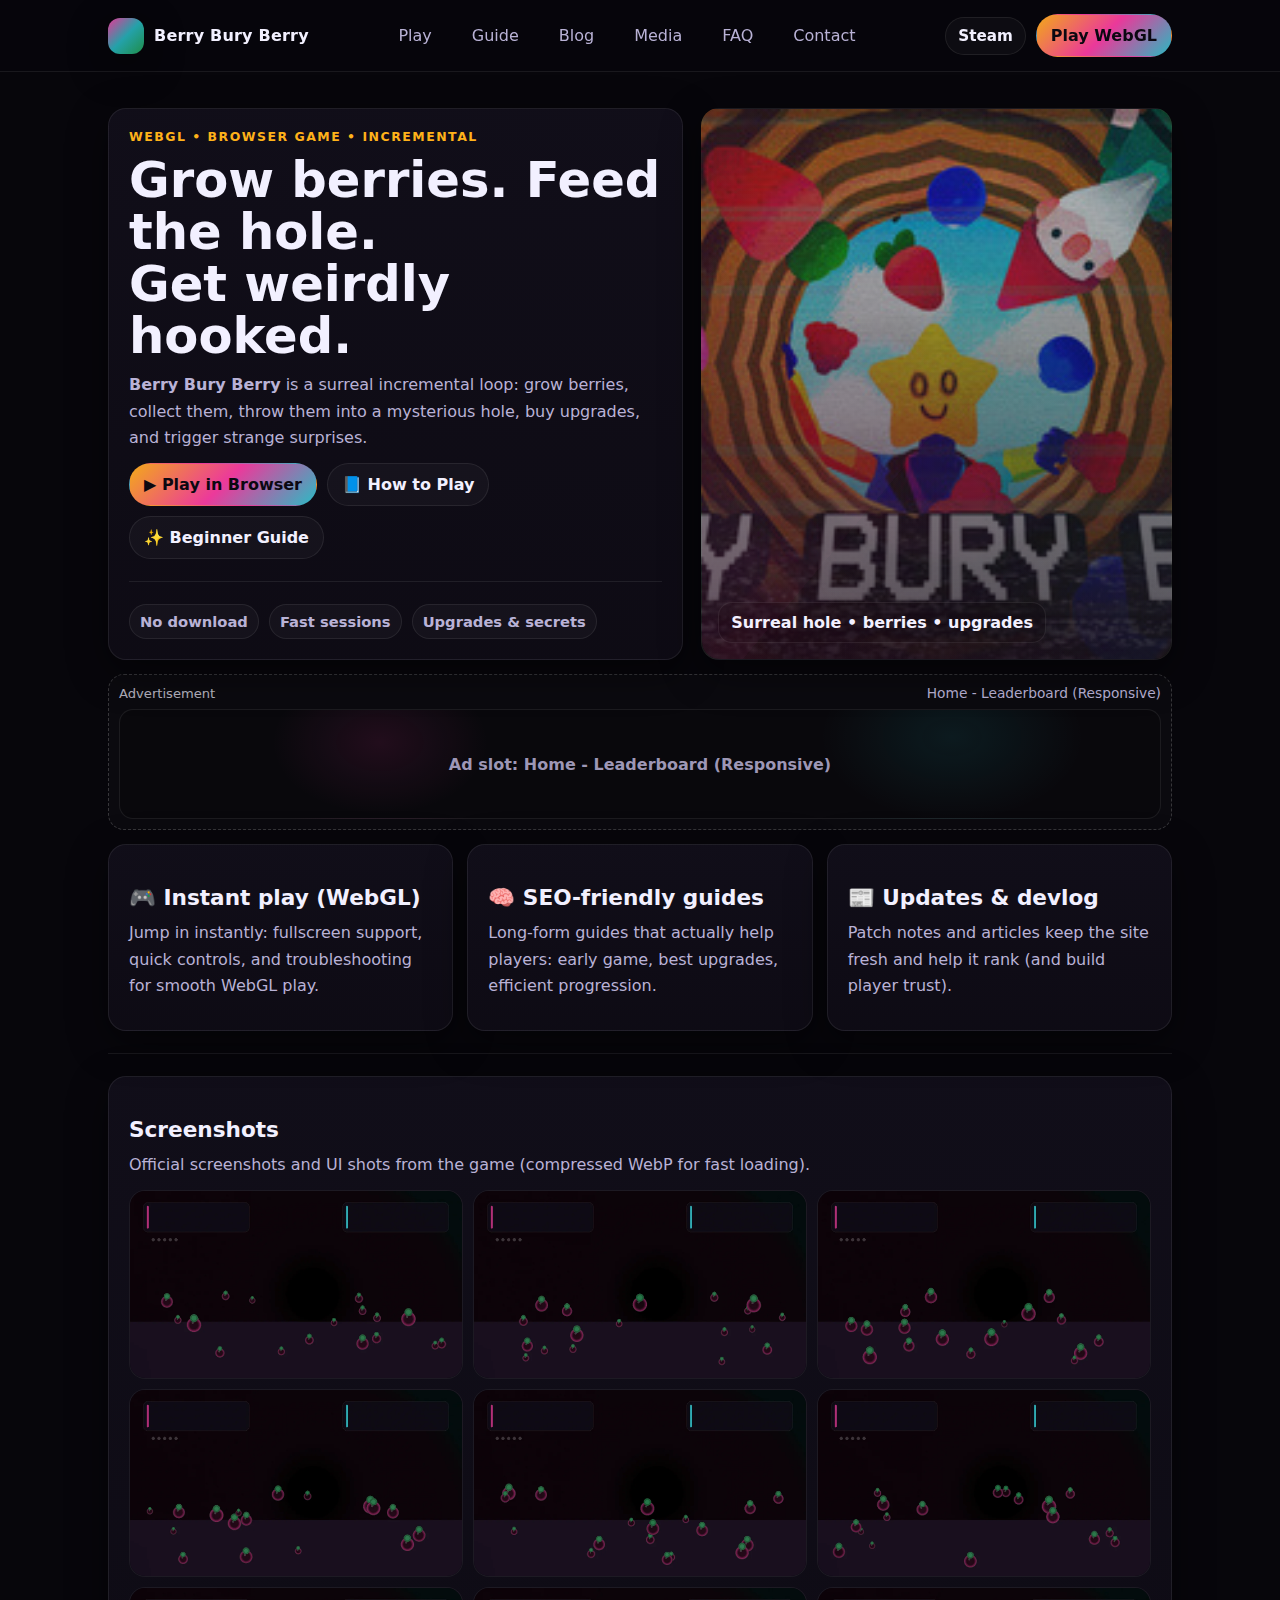
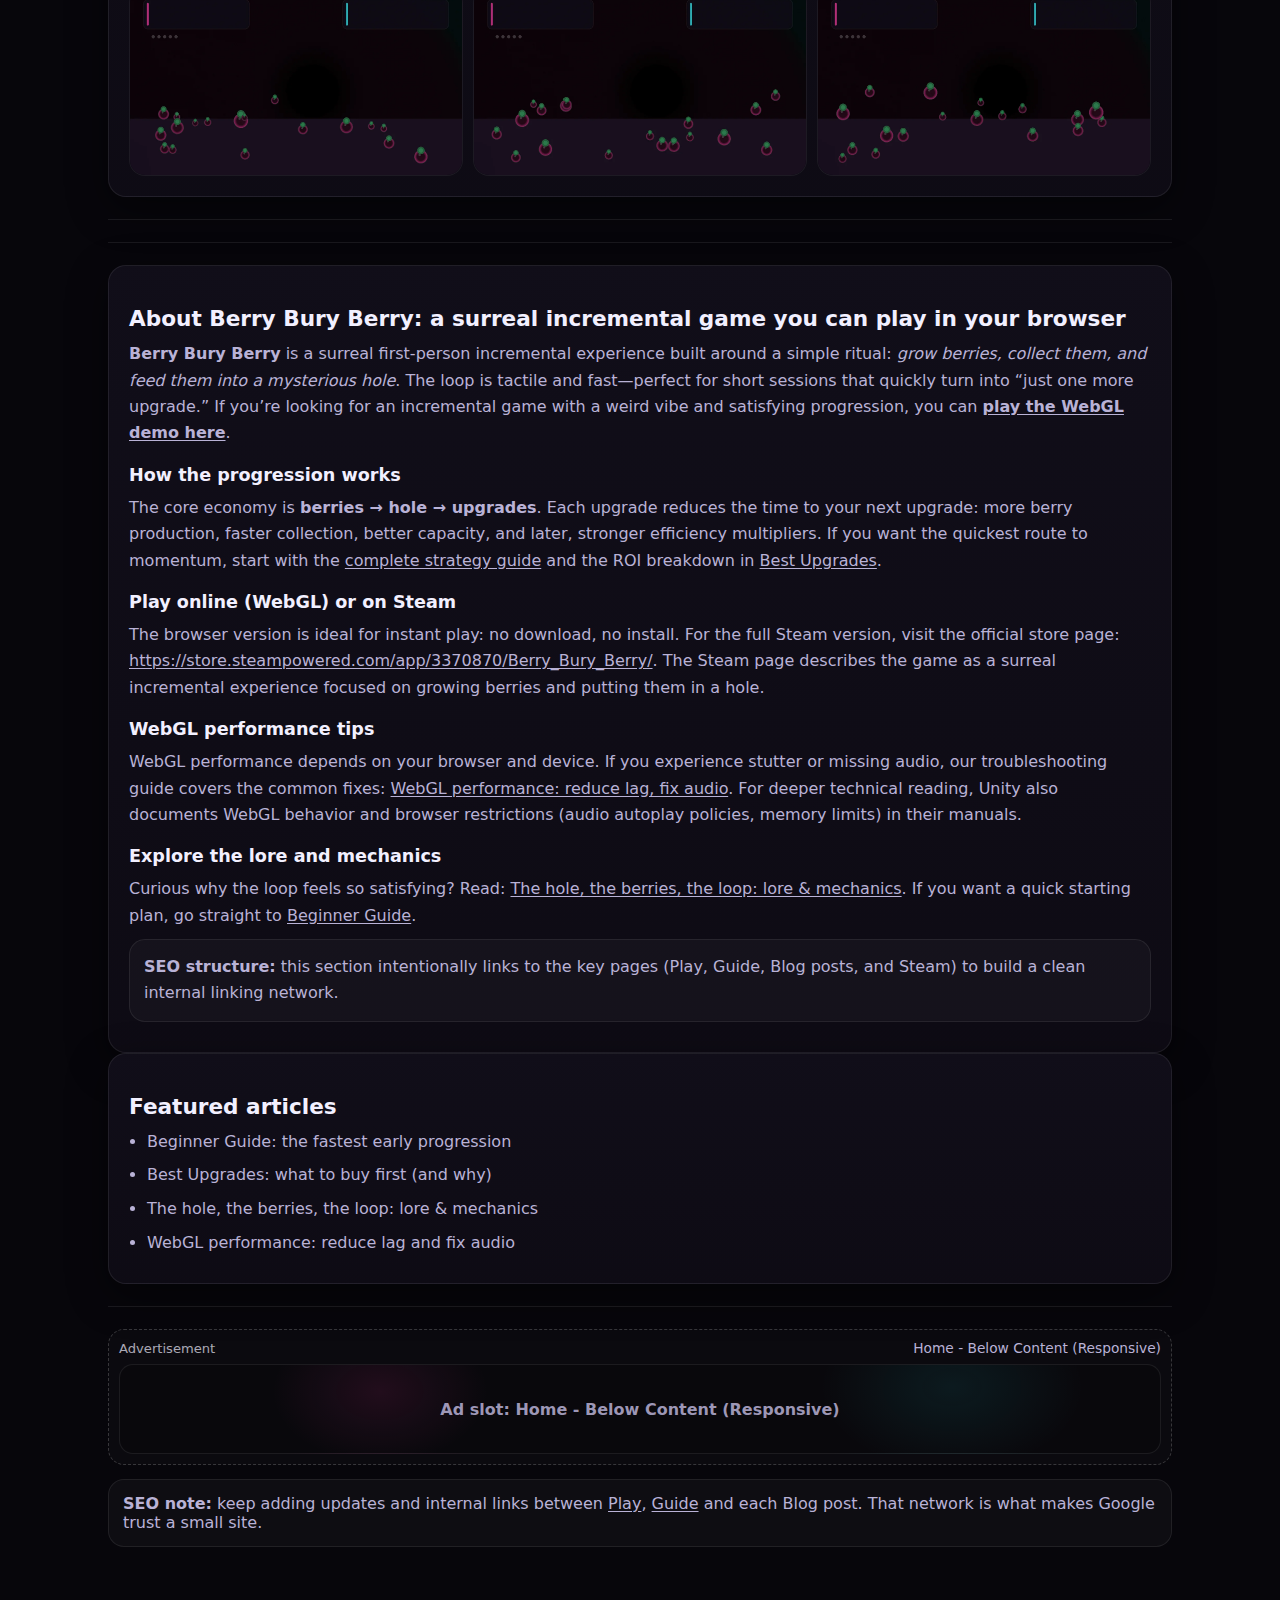
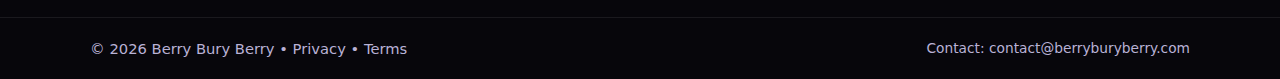
<file: index.html>
<!doctype html>
<html lang="en">
<head>
  <meta charset="utf-8">
  <meta name="viewport" content="width=device-width,initial-scale=1">
  <title>Play Berry Bury Berry Online (WebGL) — Surreal Incremental Hole Game</title>
  <meta name="description" content="Play Berry Bury Berry in your browser (WebGL). Grow berries, feed the hole, unlock upgrades, and discover weird surprises. Free online demo + guides + tips.">
  <meta name="robots" content="index,follow">
  <link rel="canonical" href="https://berryburyberry.com/">
  <link rel="icon" href="./assets/img/favicon.png">
  <link rel="stylesheet" href="./assets/css/style.css">
  <meta property="og:type" content="website">
  <meta property="og:title" content="Play Berry Bury Berry Online (WebGL) — Surreal Incremental Hole Game">
  <meta property="og:description" content="Play Berry Bury Berry in your browser (WebGL). Grow berries, feed the hole, unlock upgrades, and discover weird surprises. Free online demo + guides + tips.">
  <meta property="og:url" content="https://berryburyberry.com/">
  <meta property="og:image" content="https://berryburyberry.com/assets/img/og-cover.jpg">
  <meta name="twitter:card" content="summary_large_image">

  <script type="application/ld+json">
  {
    "@context":"https://schema.org",
    "@type":"VideoGame",
    "name":"Berry Bury Berry",
    "applicationCategory":"Game",
    "operatingSystem":"Web",
    "genre":["Incremental","Surreal","Casual"],
    "playMode":"SinglePlayer",
    "inLanguage":"en",
    "url":"https://berryburyberry.com/",
    "image":"https://berryburyberry.com/assets/img/og-cover.jpg",
    "description":"Berry Bury Berry is a surreal incremental game: grow berries, feed a mysterious hole, unlock upgrades and discover weird surprises. Play in browser (WebGL)."
  }
  </script>

  <!-- Google AdSense (replace ca-pub-XXXXXXXXXXXXXXXX with your Publisher ID) -->
  <!-- <script async src="https://pagead2.googlesyndication.com/pagead/js/adsbygoogle.js?client=ca-pub-XXXXXXXXXXXXXXXX"
          crossorigin="anonymous"></script> -->

</head>
<body>
  <div class="bg-vortex"></div>
  <header>
    <div class="nav">
      <a class="brand" href="./index.html"><span class="brand-badge" aria-hidden="true"></span><span>Berry Bury Berry</span></a>
      <nav class="navlinks" aria-label="Navigation">
        <a href="./play/">Play</a>
        <a href="./guide/">Guide</a>
        <a href="./blog/">Blog</a>
        <a href="./media/">Media</a>
        <a href="./faq/">FAQ</a>
        <a href="./contact/">Contact</a>
      </nav>
      <div class="cta">
        <a class="btn btn-small" href="https://store.steampowered.com/app/3370870/Berry_Bury_Berry/" rel="noopener">Steam</a>
        <a class="btn btn-primary" href="./play/">Play WebGL</a>
      </div>
    </div>
  </header>

  <main class="container">
    <section class="hero">
      <div class="card">
        <div class="card-pad">
          <div class="kicker">WEBGL • BROWSER GAME • INCREMENTAL</div>
          <h1>Grow berries. Feed the hole.<br>Get weirdly hooked.</h1>
          <p>
            <strong>Berry Bury Berry</strong> is a surreal incremental loop:
            grow berries, collect them, throw them into a mysterious hole,
            buy upgrades, and trigger strange surprises.
          </p>
          <div style="display:flex; gap:10px; flex-wrap:wrap; margin-top:12px;">
            <a class="btn btn-primary" href="./play/">▶ Play in Browser</a>
            <a class="btn" href="./guide/">📘 How to Play</a>
            <a class="btn" href="./blog/beginner-guide.html">✨ Beginner Guide</a>
          </div>
          <hr class="sep">
          <div style="display:flex; gap:10px; flex-wrap:wrap;">
            <span class="badge">No download</span>
            <span class="badge">Fast sessions</span>
            <span class="badge">Upgrades & secrets</span>
          </div>
        </div>
      </div>
      <div class="card hero-visual" aria-label="Vortex visual">
        <div class="tag">Surreal hole • berries • upgrades</div>
      </div>
    </section>

      <div class="ad-slot leaderboard">
        <div class="ad-label">
          <span>Advertisement</span>
          <span class="mini">Home - Leaderboard (Responsive)</span>
        </div>
        <!-- <p class="ad-note">
          Replace this placeholder with an AdSense <span class="code">&lt;ins class="adsbygoogle"&gt;</span> unit.
        </p>-->
        <div class="ad-box">Ad slot: Home - Leaderboard (Responsive)</div>
        <!-- Example AdSense unit (fill in your data-ad-client / data-ad-slot)
        <ins class="adsbygoogle"
             style="display:block"
             data-ad-client="ca-pub-XXXXXXXXXXXXXXXX"
             data-ad-slot="YYYYYYYYYY"
             data-ad-format="auto"
             data-full-width-responsive="true"></ins>
        <script>(adsbygoogle = window.adsbygoogle || []).push({});</script>
        -->
      </div>

    <section class="grid3">
      <div class="card"><div class="card-pad">
        <h2>🎮 Instant play (WebGL)</h2>
        <p>Jump in instantly: fullscreen support, quick controls, and troubleshooting for smooth WebGL play.</p>
      </div></div>
      <div class="card"><div class="card-pad">
        <h2>🧠 SEO-friendly guides</h2>
        <p>Long-form guides that actually help players: early game, best upgrades, efficient progression.</p>
      </div></div>
      <div class="card"><div class="card-pad">
        <h2>📰 Updates & devlog</h2>
        <p>Patch notes and articles keep the site fresh and help it rank (and build player trust).</p>
      </div></div>
    </section>

    <hr class="sep">

    <section class="card">
      <div class="card-pad">
        <h2>Screenshots</h2>
        <p>Official screenshots and UI shots from the game (compressed WebP for fast loading).</p>
<div class="gallery" style="margin-top:12px;">
                    <img src="./assets/img/screenshot-1.webp" alt="Berry Bury Berry promo screenshot 1: surreal berry garden, upgrades HUD, and the mysterious hole">
          <img src="./assets/img/screenshot-2.webp" alt="Berry Bury Berry promo screenshot 2: surreal berry garden, upgrades HUD, and the mysterious hole">
          <img src="./assets/img/screenshot-3.webp" alt="Berry Bury Berry promo screenshot 3: surreal berry garden, upgrades HUD, and the mysterious hole">
          <img src="./assets/img/screenshot-4.webp" alt="Berry Bury Berry promo screenshot 4: surreal berry garden, upgrades HUD, and the mysterious hole">
          <img src="./assets/img/screenshot-5.webp" alt="Berry Bury Berry promo screenshot 5: surreal berry garden, upgrades HUD, and the mysterious hole">
          <img src="./assets/img/screenshot-6.webp" alt="Berry Bury Berry promo screenshot 6: surreal berry garden, upgrades HUD, and the mysterious hole">
          <img src="./assets/img/screenshot-7.webp" alt="Berry Bury Berry promo screenshot 7: surreal berry garden, upgrades HUD, and the mysterious hole">
          <img src="./assets/img/screenshot-8.webp" alt="Berry Bury Berry promo screenshot 8: surreal berry garden, upgrades HUD, and the mysterious hole">
          <img src="./assets/img/screenshot-9.webp" alt="Berry Bury Berry promo screenshot 9: surreal berry garden, upgrades HUD, and the mysterious hole">
        </div>
      </div>
    </section>

    <hr class="sep">


    <hr class="sep">

    <section class="card">
      <div class="card-pad">
        <h2>About Berry Bury Berry: a surreal incremental game you can play in your browser</h2>
        <p>
          <strong>Berry Bury Berry</strong> is a surreal first-person incremental experience built around a simple ritual:
          <em>grow berries, collect them, and feed them into a mysterious hole</em>.
          The loop is tactile and fast—perfect for short sessions that quickly turn into “just one more upgrade.”
          If you’re looking for an incremental game with a weird vibe and satisfying progression, you can
          <a href="./play/" style="text-decoration:underline; text-underline-offset:2px;"><strong>play the WebGL demo here</strong></a>.
        </p>

        <h3>How the progression works</h3>
        <p>
          The core economy is <strong>berries → hole → upgrades</strong>. Each upgrade reduces the time to your next upgrade:
          more berry production, faster collection, better capacity, and later, stronger efficiency multipliers.
          If you want the quickest route to momentum, start with the
          <a href="./guide/" style="text-decoration:underline; text-underline-offset:2px;">complete strategy guide</a>
          and the ROI breakdown in
          <a href="./blog/best-upgrades.html" style="text-decoration:underline; text-underline-offset:2px;">Best Upgrades</a>.
        </p>

        <h3>Play online (WebGL) or on Steam</h3>
        <p>
          The browser version is ideal for instant play: no download, no install.
          For the full Steam version, visit the official store page:
          <a href="https://store.steampowered.com/app/3370870/Berry_Bury_Berry/" rel="noopener" style="text-decoration:underline; text-underline-offset:2px;">https://store.steampowered.com/app/3370870/Berry_Bury_Berry/</a>.
          The Steam page describes the game as a surreal incremental experience focused on growing berries and putting them in a hole.
        </p>

        <h3>WebGL performance tips</h3>
        <p>
          WebGL performance depends on your browser and device. If you experience stutter or missing audio,
          our troubleshooting guide covers the common fixes:
          <a href="./blog/webgl-performance.html" style="text-decoration:underline; text-underline-offset:2px;">WebGL performance: reduce lag, fix audio</a>.
          For deeper technical reading, Unity also documents WebGL behavior and browser restrictions
          (audio autoplay policies, memory limits) in their manuals.
        </p>

        <h3>Explore the lore and mechanics</h3>
        <p>
          Curious why the loop feels so satisfying? Read:
          <a href="./blog/lore-and-mechanics.html" style="text-decoration:underline; text-underline-offset:2px;">The hole, the berries, the loop: lore & mechanics</a>.
          If you want a quick starting plan, go straight to
          <a href="./blog/beginner-guide.html" style="text-decoration:underline; text-underline-offset:2px;">Beginner Guide</a>.
        </p>

        <p class="notice">
          <strong>SEO structure:</strong> this section intentionally links to the key pages (Play, Guide, Blog posts, and Steam) to build a clean internal linking network.
        </p>
      </div>
    </section>

    <section class="card">
      <div class="card-pad">
        <h2>Featured articles</h2>
        <ul class="list">
          <li><a href="./blog/beginner-guide.html">Beginner Guide: the fastest early progression</a></li>
          <li><a href="./blog/best-upgrades.html">Best Upgrades: what to buy first (and why)</a></li>
          <li><a href="./blog/lore-and-mechanics.html">The hole, the berries, the loop: lore & mechanics</a></li>
          <li><a href="./blog/webgl-performance.html">WebGL performance: reduce lag and fix audio</a></li>
        </ul>
      </div>
    </section>

    <hr class="sep">


      <div class="ad-slot compact">
        <div class="ad-label">
          <span>Advertisement</span>
          <span class="mini">Home - Below Content (Responsive)</span>
        </div>
         <!-- <p class="ad-note">
          Replace this placeholder with an AdSense <span class="code">&lt;ins class="adsbygoogle"&gt;</span> unit.
        </p>-->
        <div class="ad-box">Ad slot: Home - Below Content (Responsive)</div>
        <!-- Example AdSense unit (fill in your data-ad-client / data-ad-slot)
        <ins class="adsbygoogle"
             style="display:block"
             data-ad-client="ca-pub-XXXXXXXXXXXXXXXX"
             data-ad-slot="YYYYYYYYYY"
             data-ad-format="auto"
             data-full-width-responsive="true"></ins>
        <script>(adsbygoogle = window.adsbygoogle || []).push({});</script>
        -->
      </div>

    <section class="notice">
      <strong>SEO note:</strong> keep adding updates and internal links between <a href="./play/" style="text-decoration:underline; text-underline-offset:2px;">Play</a>,
      <a href="./guide/" style="text-decoration:underline; text-underline-offset:2px;">Guide</a> and each Blog post. That network is what makes Google trust a small site.
    </section>
  </main>
  <footer class="footer">
    <div class="inner">
      <div class="small">© <span data-year></span> Berry Bury Berry • <a href="./legal/privacy.html">Privacy</a> • <a href="./legal/terms.html">Terms</a></div>
      <div class="mini">Contact: <a href="./contact/">contact@berryburyberry.com</a></div>
    </div>
  </footer>
  <script src="./assets/js/main.js"></script>

</body>
</html>
</file>
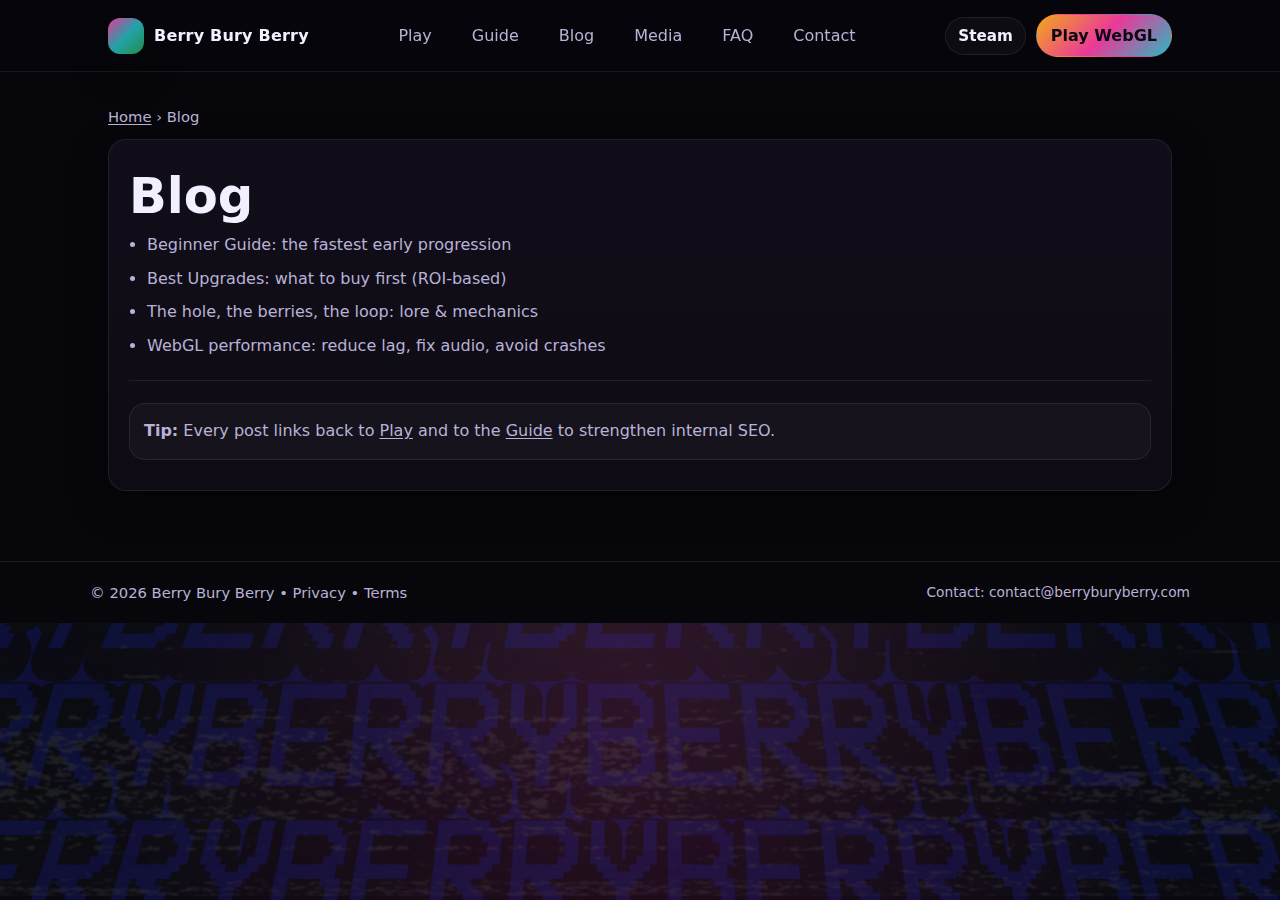
<file: blog/index.html>
<!doctype html>
<html lang="en">
<head>
  <meta charset="utf-8">
  <meta name="viewport" content="width=device-width,initial-scale=1">
  <title>Berry Bury Berry Blog — Guides, Lore, Updates, WebGL Tips</title>
  <meta name="description" content="Official Berry Bury Berry blog: long-form guides, best upgrades, lore & mechanics, WebGL performance fixes, and patch notes.">
  <meta name="robots" content="index,follow">
  <link rel="canonical" href="https://berryburyberry.com/blog/">
  <link rel="icon" href="../assets/img/favicon.png">
  <link rel="stylesheet" href="../assets/css/style.css">
  <meta property="og:type" content="website">
  <meta property="og:title" content="Berry Bury Berry Blog — Guides, Lore, Updates, WebGL Tips">
  <meta property="og:description" content="Official Berry Bury Berry blog: long-form guides, best upgrades, lore & mechanics, WebGL performance fixes, and patch notes.">
  <meta property="og:url" content="https://berryburyberry.com/blog/">
  <meta property="og:image" content="https://berryburyberry.com/assets/img/og-cover.jpg">
  <meta name="twitter:card" content="summary_large_image">


  <!-- Google AdSense (replace ca-pub-XXXXXXXXXXXXXXXX with your Publisher ID) -->
  <!-- <script async src="https://pagead2.googlesyndication.com/pagead/js/adsbygoogle.js?client=ca-pub-XXXXXXXXXXXXXXXX"
          crossorigin="anonymous"></script> -->

</head>
<body class="ads-disabled">
  <div class="bg-vortex"></div>
  <header>
    <div class="nav">
      <a class="brand" href="../index.html"><span class="brand-badge" aria-hidden="true"></span><span>Berry Bury Berry</span></a>
      <nav class="navlinks" aria-label="Navigation">
        <a href="../play/">Play</a>
        <a href="../guide/">Guide</a>
        <a href="../blog/">Blog</a>
        <a href="../media/">Media</a>
        <a href="../faq/">FAQ</a>
        <a href="../contact/">Contact</a>
      </nav>
      <div class="cta">
        <a class="btn btn-small" href="https://store.steampowered.com/app/3370870/Berry_Bury_Berry/" rel="noopener">Steam</a>
        <a class="btn btn-primary" href="../play/">Play WebGL</a>
      </div>
      <button class="hamburger" type="button" aria-label="Open menu" data-menu-open>☰</button>
    </div>
  </header>

  <!-- Mobile menu (shown on small screens) -->
  <div class="mobile-drawer" data-mobile-drawer aria-hidden="true">
    <div class="backdrop" data-menu-close></div>
    <div class="panel" role="dialog" aria-label="Menu">
      <div class="head">
        <div class="brand"><span class="brand-badge" aria-hidden="true"></span><span>Berry Bury Berry</span></div>
        <button class="close" type="button" aria-label="Close menu" data-menu-close>✕</button>
      </div>
      <div class="menu">
        <a href="../play/">Play</a>
        <a href="../guide/">Guide</a>
        <a href="../blog/">Blog</a>
        <a href="../media/">Media</a>
        <a href="../faq/">FAQ</a>
        <a href="../contact/">Contact</a>
        <div class="row">
          <a href="https://store.steampowered.com/app/3370870/Berry_Bury_Berry/" rel="noopener">Steam</a>
          <a href="../play/">Play WebGL</a>
        </div>
      </div>
    </div>
  </div>


  <main class="container">
    <div class="breadcrumbs"><a href="../index.html">Home</a> › <span>Blog</span></div>

    <section class="card">
      <div class="card-pad">
        <h1>Blog</h1>
        
        <ul class="list">
          <li><a href="../blog/beginner-guide.html">Beginner Guide: the fastest early progression</a></li>
          <li><a href="../blog/best-upgrades.html">Best Upgrades: what to buy first (ROI-based)</a></li>
          <li><a href="../blog/lore-and-mechanics.html">The hole, the berries, the loop: lore & mechanics</a></li>
          <li><a href="../blog/webgl-performance.html">WebGL performance: reduce lag, fix audio, avoid crashes</a></li>
        </ul>

        
      <div class="ad-slot compact">
        <div class="ad-label">
          <span>Advertisement</span>
          <span class="mini">Blog - Mid Page (Responsive)</span>
        </div>
        <p class="ad-note">
          Replace this placeholder with an AdSense <span class="code">&lt;ins class="adsbygoogle"&gt;</span> unit.
        </p>
        <div class="ad-box">Ad slot: Blog - Mid Page (Responsive)</div>
        <!-- Example AdSense unit (fill in your data-ad-client / data-ad-slot)
        <ins class="adsbygoogle"
             style="display:block"
             data-ad-client="ca-pub-XXXXXXXXXXXXXXXX"
             data-ad-slot="YYYYYYYYYY"
             data-ad-format="auto"
             data-full-width-responsive="true"></ins>
        <script>(adsbygoogle = window.adsbygoogle || []).push({});</script>
        -->
      </div>

        <hr class="sep">
        <p class="notice">
          <strong>Tip:</strong> Every post links back to <a href="../play/" style="text-decoration:underline; text-underline-offset:2px;">Play</a>
          and to the <a href="../guide/" style="text-decoration:underline; text-underline-offset:2px;">Guide</a> to strengthen internal SEO.
        </p>
      </div>
    </section>
  </main>
  <footer class="footer">
    <div class="inner">
      <div class="small">© <span data-year></span> Berry Bury Berry • <a href="../legal/privacy.html">Privacy</a> • <a href="../legal/terms.html">Terms</a></div>
      <div class="mini">Contact: <a href="../contact/">contact@berryburyberry.com</a></div>
    </div>
  </footer>
  <script src="../assets/js/main.js"></script>

</body>
</html>
</file>
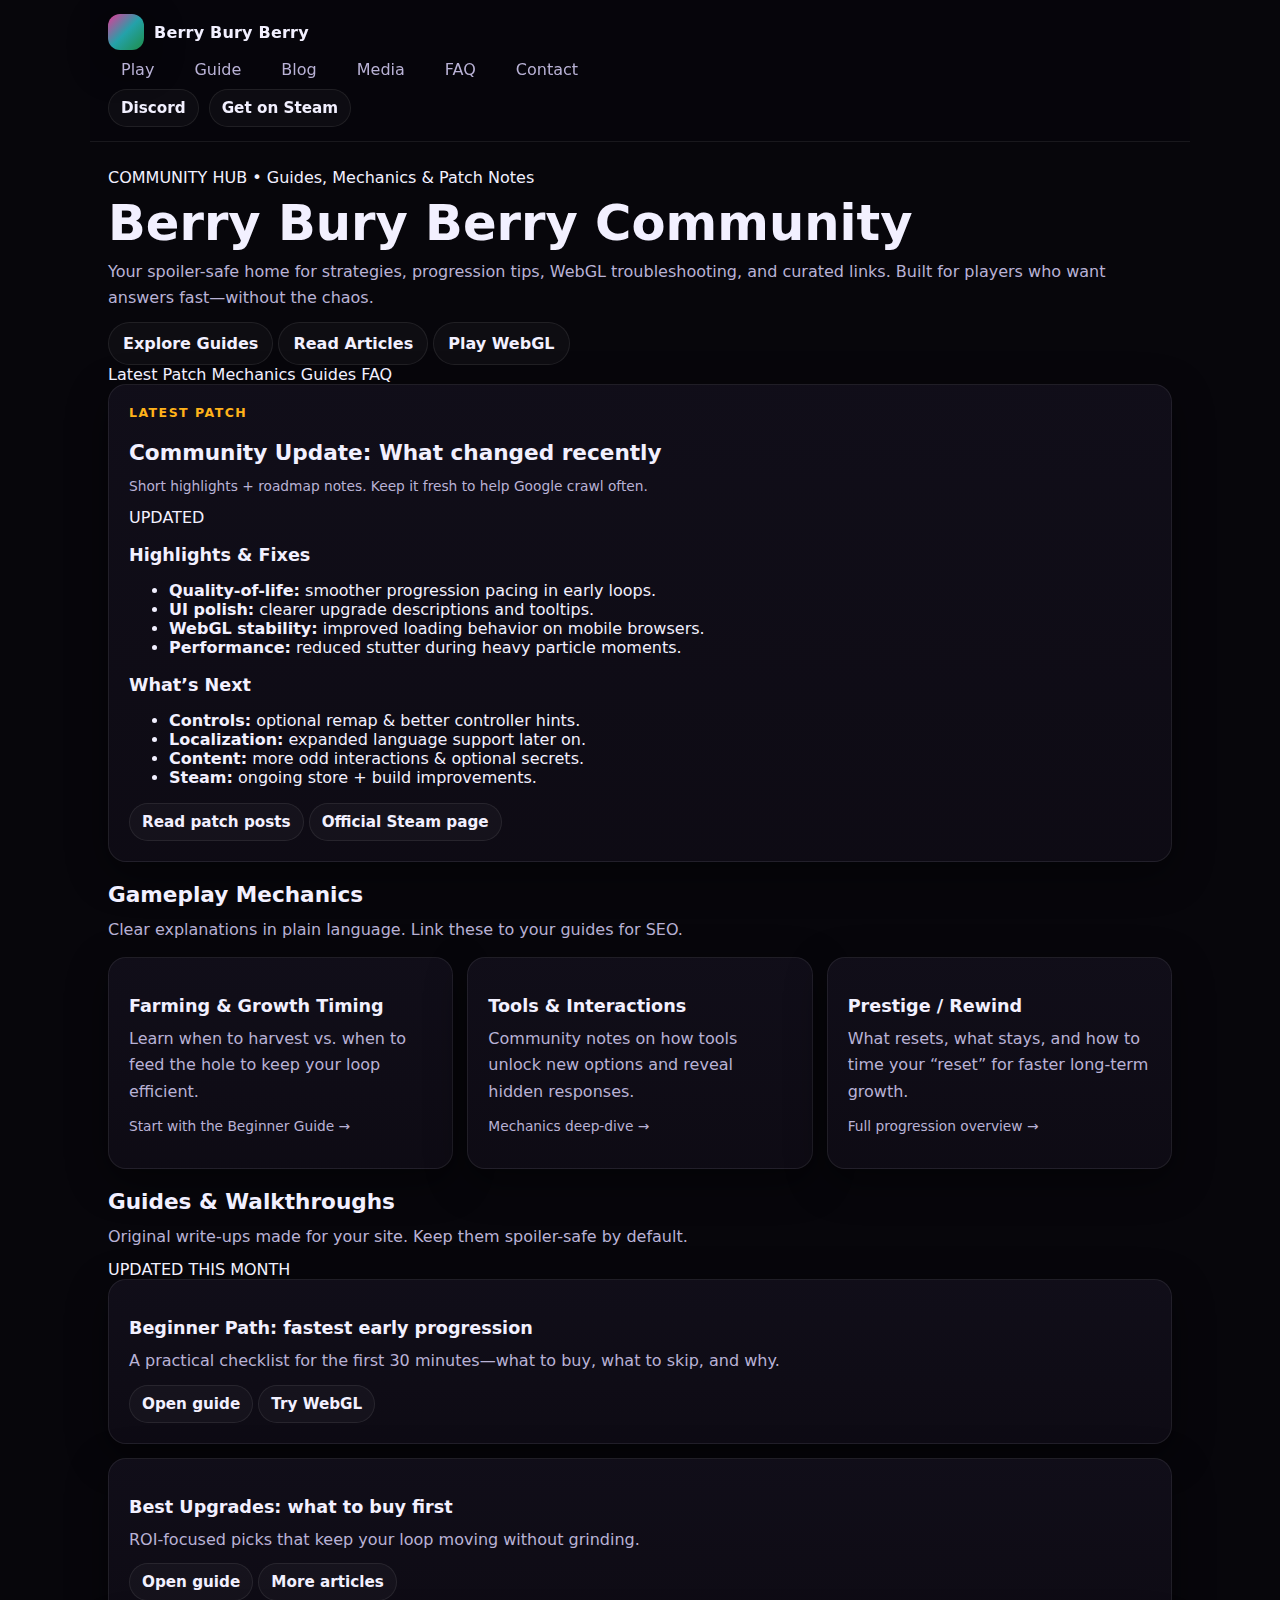
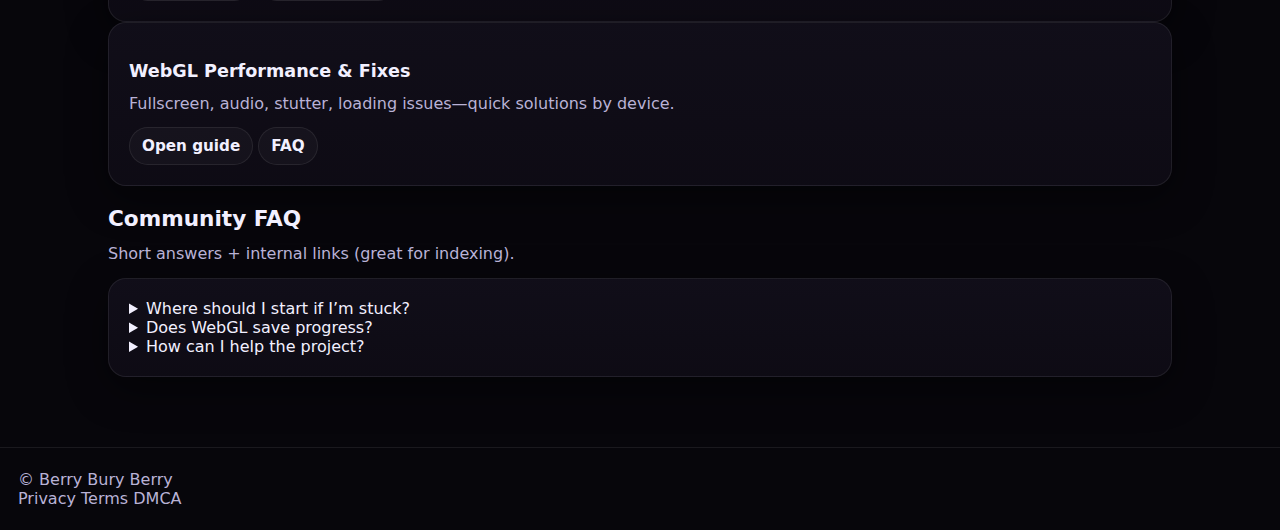
<file: community/index.html>
<!doctype html>
<html lang="en">
<head>
  <meta charset="utf-8">
  <meta name="viewport" content="width=device-width,initial-scale=1">
  <title>Community Hub – Berry Bury Berry</title>
  <meta name="description" content="Berry Bury Berry community hub: guides, mechanics, patch notes, and spoiler-safe tips for the WebGL demo and Steam version.">
  <link rel="canonical" href="https://berryburyberry.com/community/">
  <link rel="stylesheet" href="../assets/css/style.css">
</head>

<body class="ads-disabled">
  <div class="bg-vortex"></div>

  <!-- Site header -->
  <header class="nav">
    <div class="navinner">
      <a class="brand" href="../">
        <span class="brand-badge" aria-hidden="true"></span>
        <span>Berry Bury Berry</span>
      </a>

      <nav class="navlinks" aria-label="Primary">
        <a href="../play/">Play</a>
        <a href="../guide/">Guide</a>
        <a href="../blog/">Blog</a>
        <a href="../media/">Media</a>
        <a href="../faq/">FAQ</a>
        <a href="../contact/">Contact</a>
      </nav>

      <div class="cta">
        <a class="btn btn-small" href="https://discord.gg/" rel="noopener">Discord</a>
        <a class="btn btn-small" href="https://store.steampowered.com/app/3370870/Berry_Bury_Berry/" rel="noopener">Get on Steam</a>
      </div>

      <button class="hamburger" type="button" aria-label="Open menu" data-menu-open>☰</button>
    </div>
  </header>

  <main class="container">

    <!-- COMMUNITY HERO (wiki-like) -->
    <section class="community-hero">
      <div class="community-topline">
        <span class="pill">COMMUNITY HUB</span>
        <span class="dot">•</span>
        <span class="muted">Guides, Mechanics & Patch Notes</span>
      </div>

      <h1 class="pixel-title">
        Berry Bury Berry <span class="pixel-accent">Community</span>
      </h1>

      <p class="community-sub">
        Your spoiler-safe home for strategies, progression tips, WebGL troubleshooting,
        and curated links. Built for players who want answers fast—without the chaos.
      </p>

      <div class="community-actions">
        <a class="btn btn-grad" href="../guide/">Explore Guides</a>
        <a class="btn" href="../blog/">Read Articles</a>
        <a class="btn" href="../play/">Play WebGL</a>
      </div>

      <!-- Tabs (anchors) -->
      <nav class="community-tabs" aria-label="Community sections">
        <a href="#latest" class="tab tab-active">Latest Patch</a>
        <a href="#mechanics" class="tab">Mechanics</a>
        <a href="#guides" class="tab">Guides</a>
        <a href="#faq" class="tab">FAQ</a>
      </nav>
    </section>

    <!-- Mobile tile ad (hidden while ads-disabled) -->
    <div class="ad-slot tile mobile-only">
      <div class="ad-label"><span>Advertisement</span><span class="mini">Mobile Tile (300×250)</span></div>
      <p class="ad-note">Enable after AdSense approval.</p>
      <div class="ad-box">Ad slot: Mobile Tile (300×250)</div>
    </div>

    <!-- LATEST PATCH (green framed style, but original) -->
    <section id="latest" class="card patch-card">
      <div class="card-pad">
        <div class="patch-head">
          <div>
            <div class="kicker">LATEST PATCH</div>
            <h2 class="h2-tight">Community Update: What changed recently</h2>
            <p class="mini">Short highlights + roadmap notes. Keep it fresh to help Google crawl often.</p>
          </div>
          <div class="patch-badge">UPDATED</div>
        </div>

        <div class="patch-grid">
          <div class="patch-col">
            <h3 class="h3">Highlights & Fixes</h3>
            <ul class="bullet">
              <li><strong>Quality-of-life:</strong> smoother progression pacing in early loops.</li>
              <li><strong>UI polish:</strong> clearer upgrade descriptions and tooltips.</li>
              <li><strong>WebGL stability:</strong> improved loading behavior on mobile browsers.</li>
              <li><strong>Performance:</strong> reduced stutter during heavy particle moments.</li>
            </ul>
          </div>

          <div class="patch-col">
            <h3 class="h3">What’s Next</h3>
            <ul class="bullet">
              <li><strong>Controls:</strong> optional remap & better controller hints.</li>
              <li><strong>Localization:</strong> expanded language support later on.</li>
              <li><strong>Content:</strong> more odd interactions & optional secrets.</li>
              <li><strong>Steam:</strong> ongoing store + build improvements.</li>
            </ul>
          </div>
        </div>

        <div class="patch-foot">
          <a class="btn btn-small" href="../blog/">Read patch posts</a>
          <a class="btn btn-small" href="https://store.steampowered.com/app/3370870/Berry_Bury_Berry/" rel="noopener">Official Steam page</a>
        </div>
      </div>
    </section>

    <!-- MECHANICS CARDS -->
    <section id="mechanics" class="community-section">
      <div class="section-title">
        <h2>Gameplay Mechanics</h2>
        <p class="muted">Clear explanations in plain language. Link these to your guides for SEO.</p>
      </div>

      <div class="grid3">
        <article class="card">
          <div class="card-pad">
            <h3 class="h3">Farming & Growth Timing</h3>
            <p>Learn when to harvest vs. when to feed the hole to keep your loop efficient.</p>
            <p class="mini"><a href="../blog/beginner-guide.html">Start with the Beginner Guide →</a></p>
          </div>
        </article>

        <article class="card">
          <div class="card-pad">
            <h3 class="h3">Tools & Interactions</h3>
            <p>Community notes on how tools unlock new options and reveal hidden responses.</p>
            <p class="mini"><a href="../blog/lore-and-mechanics.html">Mechanics deep-dive →</a></p>
          </div>
        </article>

        <article class="card">
          <div class="card-pad">
            <h3 class="h3">Prestige / Rewind</h3>
            <p>What resets, what stays, and how to time your “reset” for faster long-term growth.</p>
            <p class="mini"><a href="../guide/">Full progression overview →</a></p>
          </div>
        </article>
      </div>
    </section>

    <!-- GUIDES LIST (wiki-ish blocks) -->
    <section id="guides" class="community-section">
      <div class="section-title row-between">
        <div>
          <h2>Guides & Walkthroughs</h2>
          <p class="muted">Original write-ups made for your site. Keep them spoiler-safe by default.</p>
        </div>
        <span class="stamp">UPDATED THIS MONTH</span>
      </div>

      <div class="card">
        <div class="card-pad guide-block">
          <h3 class="guide-title">Beginner Path: fastest early progression</h3>
          <p class="muted">A practical checklist for the first 30 minutes—what to buy, what to skip, and why.</p>
          <div class="guide-links">
            <a class="btn btn-small btn-grad" href="../blog/beginner-guide.html">Open guide</a>
            <a class="btn btn-small" href="../play/">Try WebGL</a>
          </div>
        </div>
      </div>

      <div class="grid2" style="margin-top:14px;">
        <div class="card">
          <div class="card-pad guide-block">
            <h3 class="guide-title">Best Upgrades: what to buy first</h3>
            <p class="muted">ROI-focused picks that keep your loop moving without grinding.</p>
            <div class="guide-links">
              <a class="btn btn-small btn-grad" href="../blog/best-upgrades.html">Open guide</a>
              <a class="btn btn-small" href="../blog/">More articles</a>
            </div>
          </div>
        </div>

        <div class="card">
          <div class="card-pad guide-block">
            <h3 class="guide-title">WebGL Performance & Fixes</h3>
            <p class="muted">Fullscreen, audio, stutter, loading issues—quick solutions by device.</p>
            <div class="guide-links">
              <a class="btn btn-small btn-grad" href="../blog/webgl-performance.html">Open guide</a>
              <a class="btn btn-small" href="../faq/">FAQ</a>
            </div>
          </div>
        </div>
      </div>
    </section>

    <!-- FAQ -->
    <section id="faq" class="community-section">
      <div class="section-title">
        <h2>Community FAQ</h2>
        <p class="muted">Short answers + internal links (great for indexing).</p>
      </div>

      <div class="card">
        <div class="card-pad">
          <details class="faq">
            <summary>Where should I start if I’m stuck?</summary>
            <p>Follow the <a href="../blog/beginner-guide.html">Beginner Guide</a> and focus on 2–3 upgrades that raise output steadily.</p>
          </details>

          <details class="faq">
            <summary>Does WebGL save progress?</summary>
            <p>Web saves depend on browser storage. Private browsing or clearing site data may reset saves.</p>
          </details>

          <details class="faq">
            <summary>How can I help the project?</summary>
            <p>Share the site, post a guide, or add feedback via <a href="../contact/">Contact</a>. Steam wishlists help too.</p>
          </details>
        </div>
      </div>

      <!-- desktop ad slot (hidden while ads-disabled) -->
      <div class="ad-slot compact" style="margin-top:14px;">
        <div class="ad-label"><span>Advertisement</span><span class="mini">Community – Below FAQ</span></div>
        <p class="ad-note">Enable after AdSense approval.</p>
        <div class="ad-box">Ad slot: Community – Below FAQ</div>
      </div>
    </section>

  </main>

  <footer class="footer">
    <div class="footinner">
      <div>© Berry Bury Berry</div>
      <div class="footlinks">
        <a href="../legal/privacy.html">Privacy</a>
        <a href="../legal/terms.html">Terms</a>
        <a href="../dmca/">DMCA</a>
      </div>
    </div>
  </footer>

  <script src="../assets/js/main.js"></script>
</body>
</html>
</file>
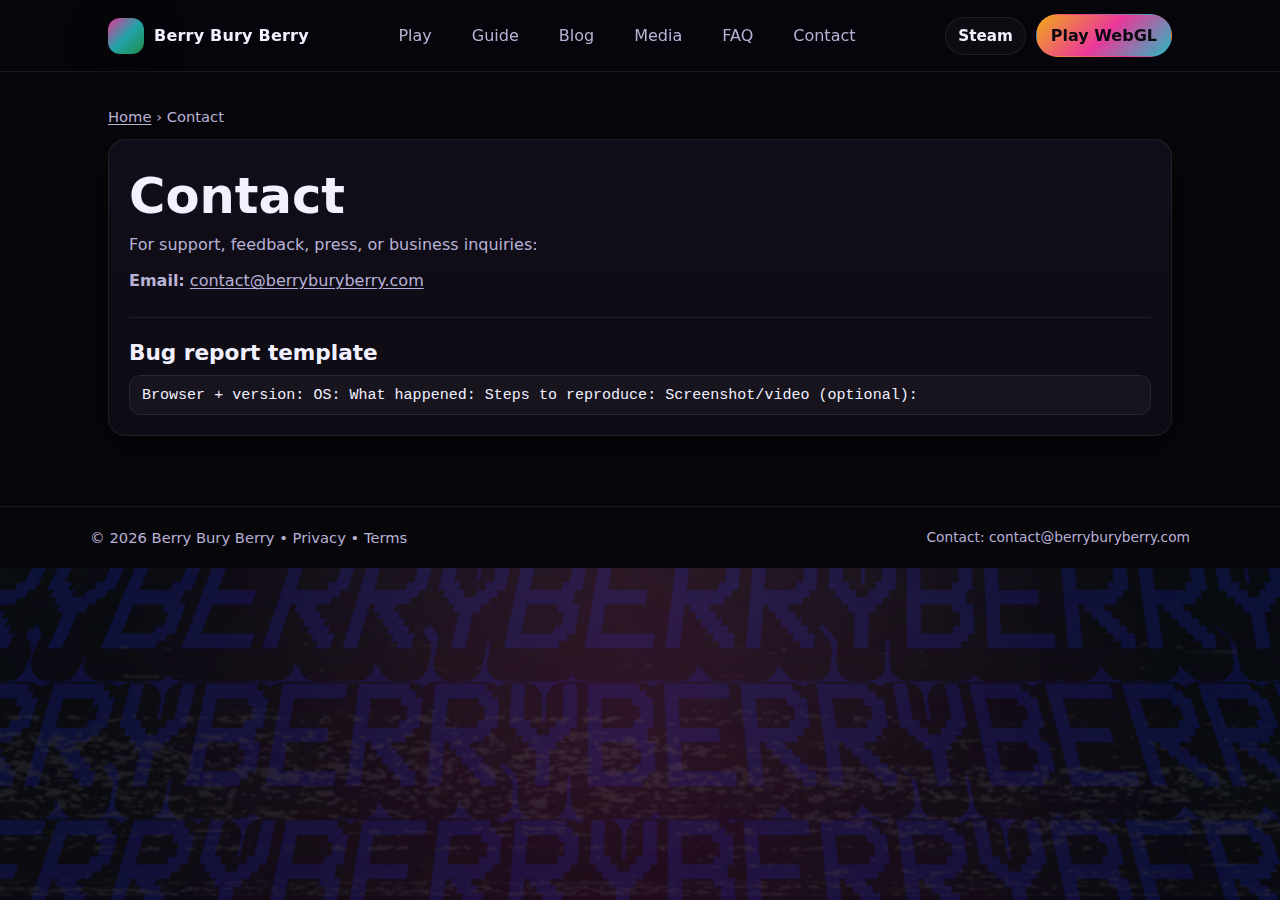
<file: contact/index.html>
<!doctype html>
<html lang="en">
<head>
  <meta charset="utf-8">
  <meta name="viewport" content="width=device-width,initial-scale=1">
  <title>Contact — Berry Bury Berry</title>
  <meta name="description" content="Contact the Berry Bury Berry team for support, feedback, press, and business inquiries.">
  <meta name="robots" content="index,follow">
  <link rel="canonical" href="https://berryburyberry.com/contact/">
  <link rel="icon" href="../assets/img/favicon.png">
  <link rel="stylesheet" href="../assets/css/style.css">
  <meta property="og:type" content="website">
  <meta property="og:title" content="Contact — Berry Bury Berry">
  <meta property="og:description" content="Contact the Berry Bury Berry team for support, feedback, press, and business inquiries.">
  <meta property="og:url" content="https://berryburyberry.com/contact/">
  <meta property="og:image" content="https://berryburyberry.com/assets/img/og-cover.jpg">
  <meta name="twitter:card" content="summary_large_image">

</head>
<body>
  <div class="bg-vortex"></div>
  <header>
    <div class="nav">
      <a class="brand" href="../index.html"><span class="brand-badge" aria-hidden="true"></span><span>Berry Bury Berry</span></a>
      <nav class="navlinks" aria-label="Navigation">
        <a href="../play/">Play</a>
        <a href="../guide/">Guide</a>
        <a href="../blog/">Blog</a>
        <a href="../media/">Media</a>
        <a href="../faq/">FAQ</a>
        <a href="../contact/">Contact</a>
      </nav>
      <div class="cta">
        <a class="btn btn-small" href="https://store.steampowered.com/app/3370870/Berry_Bury_Berry/" rel="noopener">Steam</a>
        <a class="btn btn-primary" href="../play/">Play WebGL</a>
      </div>
    </div>
  </header>

  <main class="container">
    <div class="breadcrumbs"><a href="../index.html">Home</a> › <span>Contact</span></div>
    <section class="card">
      <div class="card-pad">
        <h1>Contact</h1>
        <p>For support, feedback, press, or business inquiries:</p>
        <p><strong>Email:</strong> <a href="mailto:contact@berryburyberry.com" style="text-decoration:underline; text-underline-offset:2px;">contact@berryburyberry.com</a></p>

        <hr class="sep">
        <h2>Bug report template</h2>
        <div class="code">Browser + version:
OS:
What happened:
Steps to reproduce:
Screenshot/video (optional):</div>
      </div>
    </section>
  </main>
  <footer class="footer">
    <div class="inner">
      <div class="small">© <span data-year></span> Berry Bury Berry • <a href="../legal/privacy.html">Privacy</a> • <a href="../legal/terms.html">Terms</a></div>
      <div class="mini">Contact: <a href="../contact/">contact@berryburyberry.com</a></div>
    </div>
  </footer>
  <script src="../assets/js/main.js"></script>

</body>
</html>
</file>
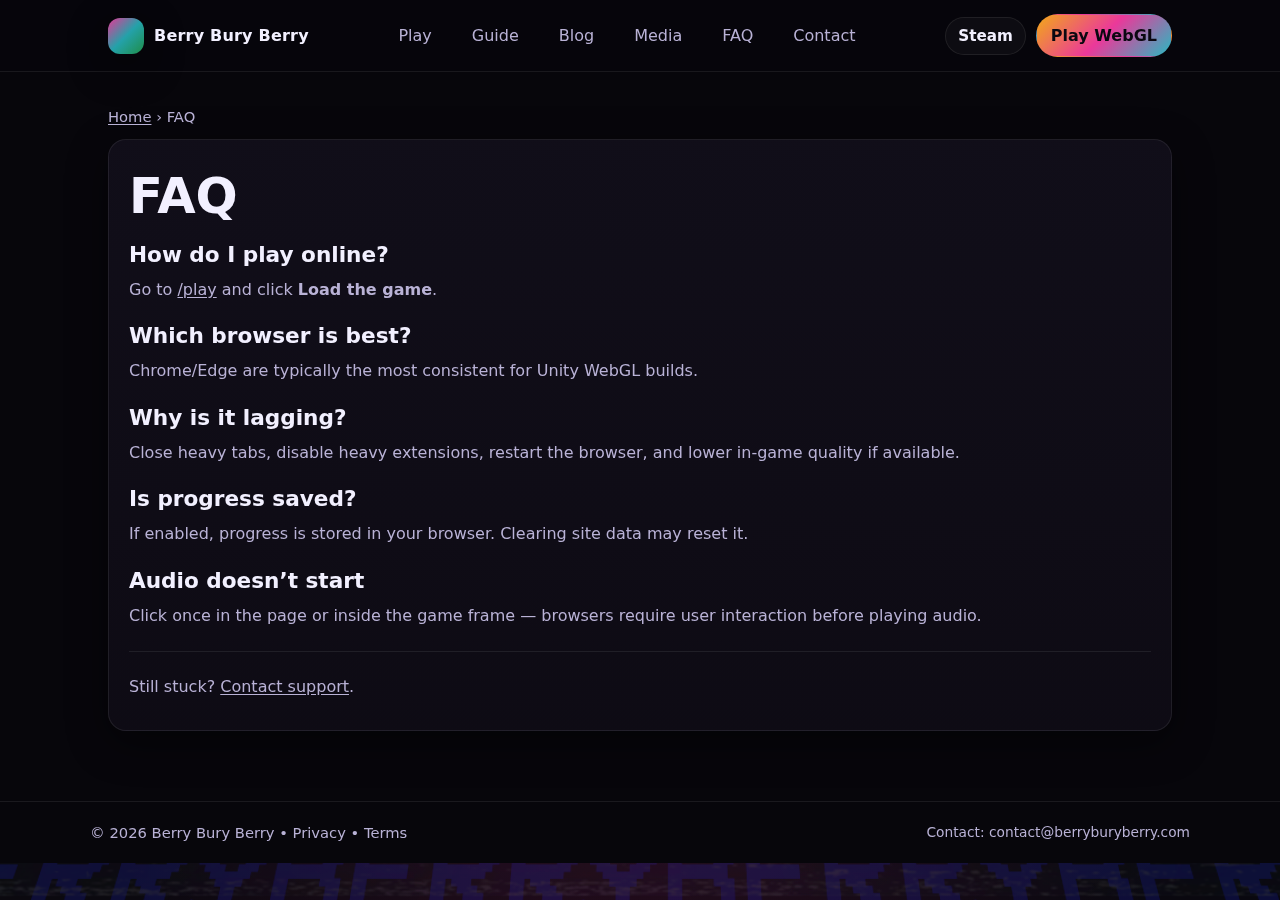
<file: faq/index.html>
<!doctype html>
<html lang="en">
<head>
  <meta charset="utf-8">
  <meta name="viewport" content="width=device-width,initial-scale=1">
  <title>Berry Bury Berry FAQ — WebGL, Saves, Performance, Controls</title>
  <meta name="description" content="Berry Bury Berry FAQ: browser requirements, WebGL performance tips, save system notes, audio issues and fixes.">
  <meta name="robots" content="index,follow">
  <link rel="canonical" href="https://berryburyberry.com/faq/">
  <link rel="icon" href="../assets/img/favicon.png">
  <link rel="stylesheet" href="../assets/css/style.css">
  <meta property="og:type" content="website">
  <meta property="og:title" content="Berry Bury Berry FAQ — WebGL, Saves, Performance, Controls">
  <meta property="og:description" content="Berry Bury Berry FAQ: browser requirements, WebGL performance tips, save system notes, audio issues and fixes.">
  <meta property="og:url" content="https://berryburyberry.com/faq/">
  <meta property="og:image" content="https://berryburyberry.com/assets/img/og-cover.jpg">
  <meta name="twitter:card" content="summary_large_image">

  <script type="application/ld+json">
  {
    "@context":"https://schema.org",
    "@type":"FAQPage",
    "mainEntity":[
      {
        "@type":"Question",
        "name":"How do I play Berry Bury Berry online?",
        "acceptedAnswer":{"@type":"Answer","text":"Go to the Play page and click Load the game to launch the WebGL build in your browser."}
      },
      {
        "@type":"Question",
        "name":"Why is the WebGL version lagging?",
        "acceptedAnswer":{"@type":"Answer","text":"Close heavy tabs, try Chrome/Edge, disable heavy extensions, and lower quality settings if available."}
      },
      {
        "@type":"Question",
        "name":"Is my progress saved?",
        "acceptedAnswer":{"@type":"Answer","text":"If saves are enabled, progress is stored in the browser (local storage/cache). Clearing site data may reset progress."}
      },
      {
        "@type":"Question",
        "name":"Why is there no sound?",
        "acceptedAnswer":{"@type":"Answer","text":"Browsers block autoplay audio. Click inside the page/game once to enable sound."}
      }
    ]
  }
  </script>
</head>
<body>
  <div class="bg-vortex"></div>
  <header>
    <div class="nav">
      <a class="brand" href="../index.html"><span class="brand-badge" aria-hidden="true"></span><span>Berry Bury Berry</span></a>
      <nav class="navlinks" aria-label="Navigation">
        <a href="../play/">Play</a>
        <a href="../guide/">Guide</a>
        <a href="../blog/">Blog</a>
        <a href="../media/">Media</a>
        <a href="../faq/">FAQ</a>
        <a href="../contact/">Contact</a>
      </nav>
      <div class="cta">
        <a class="btn btn-small" href="https://store.steampowered.com/app/3370870/Berry_Bury_Berry/" rel="noopener">Steam</a>
        <a class="btn btn-primary" href="../play/">Play WebGL</a>
      </div>
      <button class="hamburger" type="button" aria-label="Open menu" data-menu-open>☰</button>
    </div>
  </header>

  <!-- Mobile menu (shown on small screens) -->
  <div class="mobile-drawer" data-mobile-drawer aria-hidden="true">
    <div class="backdrop" data-menu-close></div>
    <div class="panel" role="dialog" aria-label="Menu">
      <div class="head">
        <div class="brand"><span class="brand-badge" aria-hidden="true"></span><span>Berry Bury Berry</span></div>
        <button class="close" type="button" aria-label="Close menu" data-menu-close>✕</button>
      </div>
      <div class="menu">
        <a href="../play/">Play</a>
        <a href="../guide/">Guide</a>
        <a href="../blog/">Blog</a>
        <a href="../media/">Media</a>
        <a href="../faq/">FAQ</a>
        <a href="../contact/">Contact</a>
        <div class="row">
          <a href="https://store.steampowered.com/app/3370870/Berry_Bury_Berry/" rel="noopener">Steam</a>
          <a href="../play/">Play WebGL</a>
        </div>
      </div>
    </div>
  </div>


  <main class="container">
    <div class="breadcrumbs"><a href="../index.html">Home</a> › <span>FAQ</span></div>
    <section class="card">
      <div class="card-pad">
        <h1>FAQ</h1>

        <h2>How do I play online?</h2>
        <p>Go to <a href="../play/" style="text-decoration:underline; text-underline-offset:2px;">/play</a> and click <strong>Load the game</strong>.</p>

        <h2>Which browser is best?</h2>
        <p>Chrome/Edge are typically the most consistent for Unity WebGL builds.</p>

        <h2>Why is it lagging?</h2>
        <p>Close heavy tabs, disable heavy extensions, restart the browser, and lower in-game quality if available.</p>

        <h2>Is progress saved?</h2>
        <p>If enabled, progress is stored in your browser. Clearing site data may reset it.</p>

        <h2>Audio doesn’t start</h2>
        <p>Click once in the page or inside the game frame — browsers require user interaction before playing audio.</p>

        <hr class="sep">
        <p>Still stuck? <a href="../contact/" style="text-decoration:underline; text-underline-offset:2px;">Contact support</a>.</p>
      </div>
    </section>
  </main>
  <footer class="footer">
    <div class="inner">
      <div class="small">© <span data-year></span> Berry Bury Berry • <a href="../legal/privacy.html">Privacy</a> • <a href="../legal/terms.html">Terms</a></div>
      <div class="mini">Contact: <a href="../contact/">contact@berryburyberry.com</a></div>
    </div>
  </footer>
  <script src="../assets/js/main.js"></script>

</body>
</html>
</file>
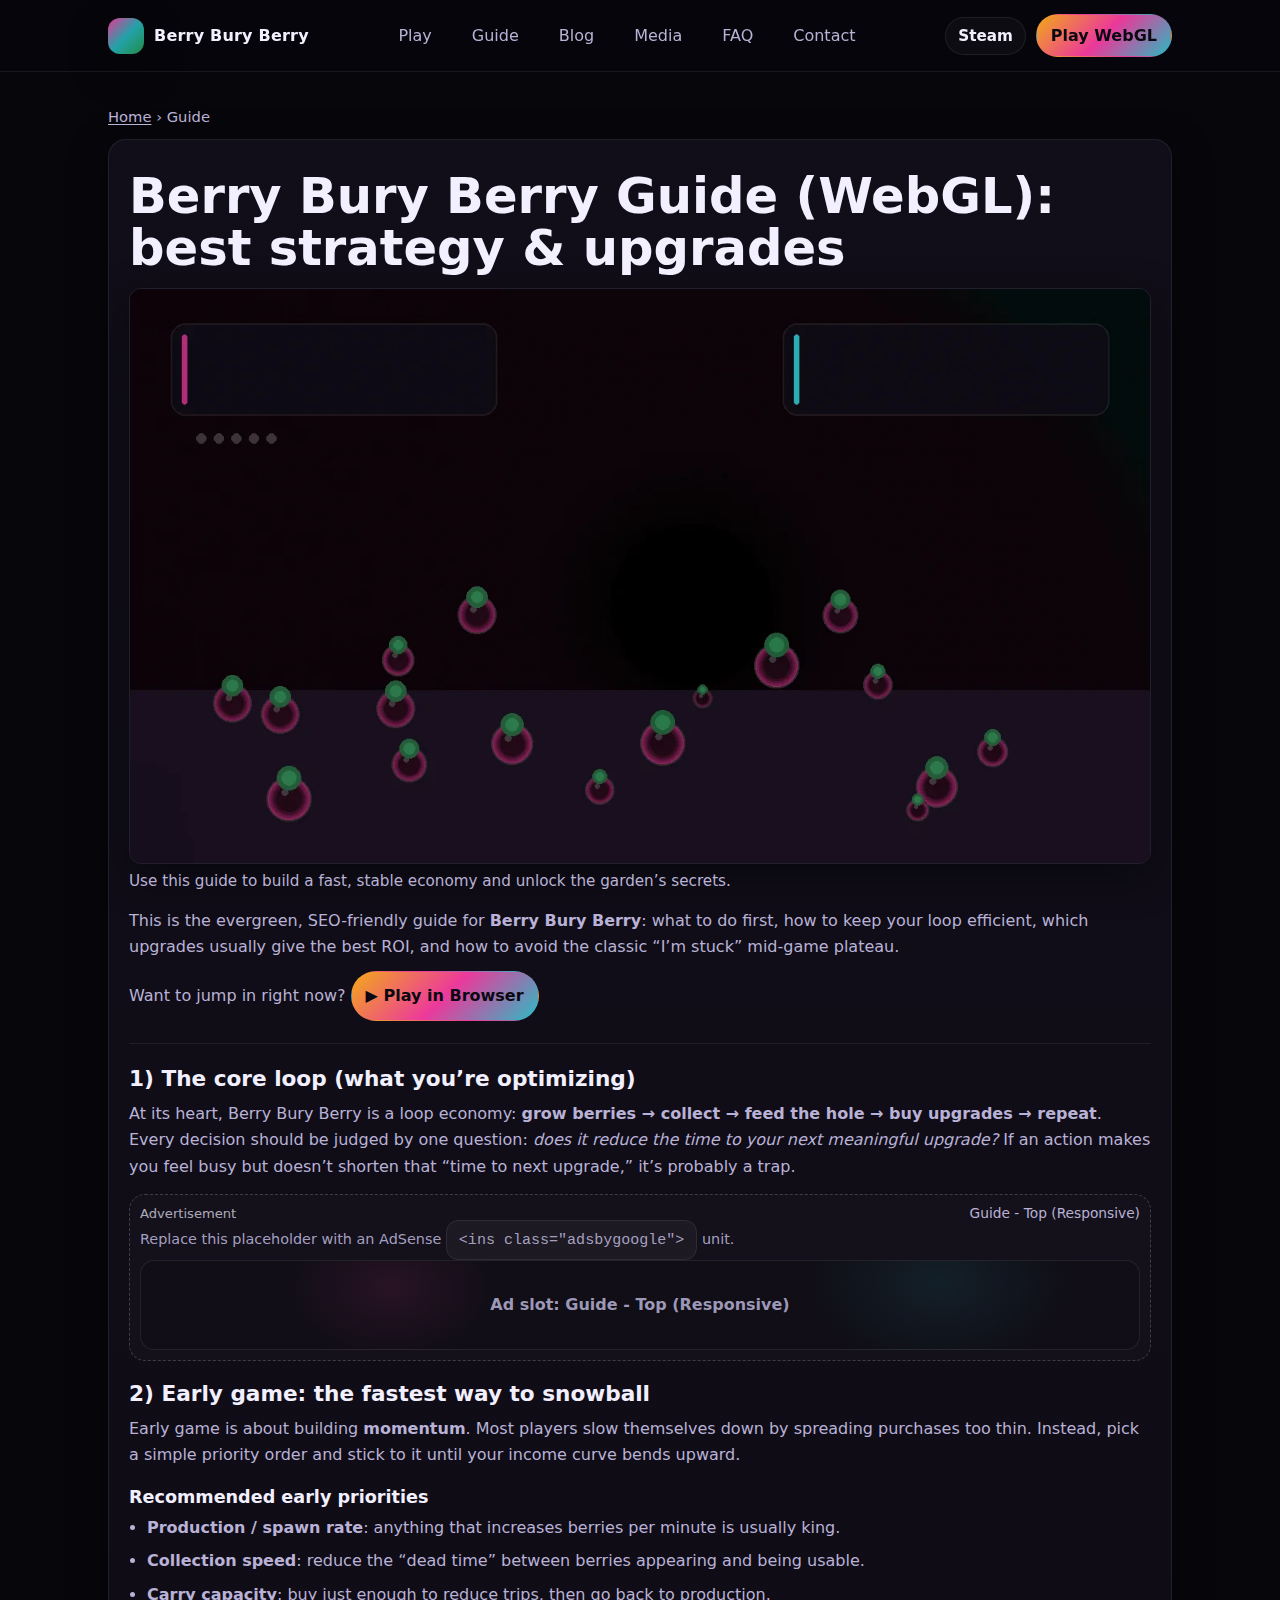
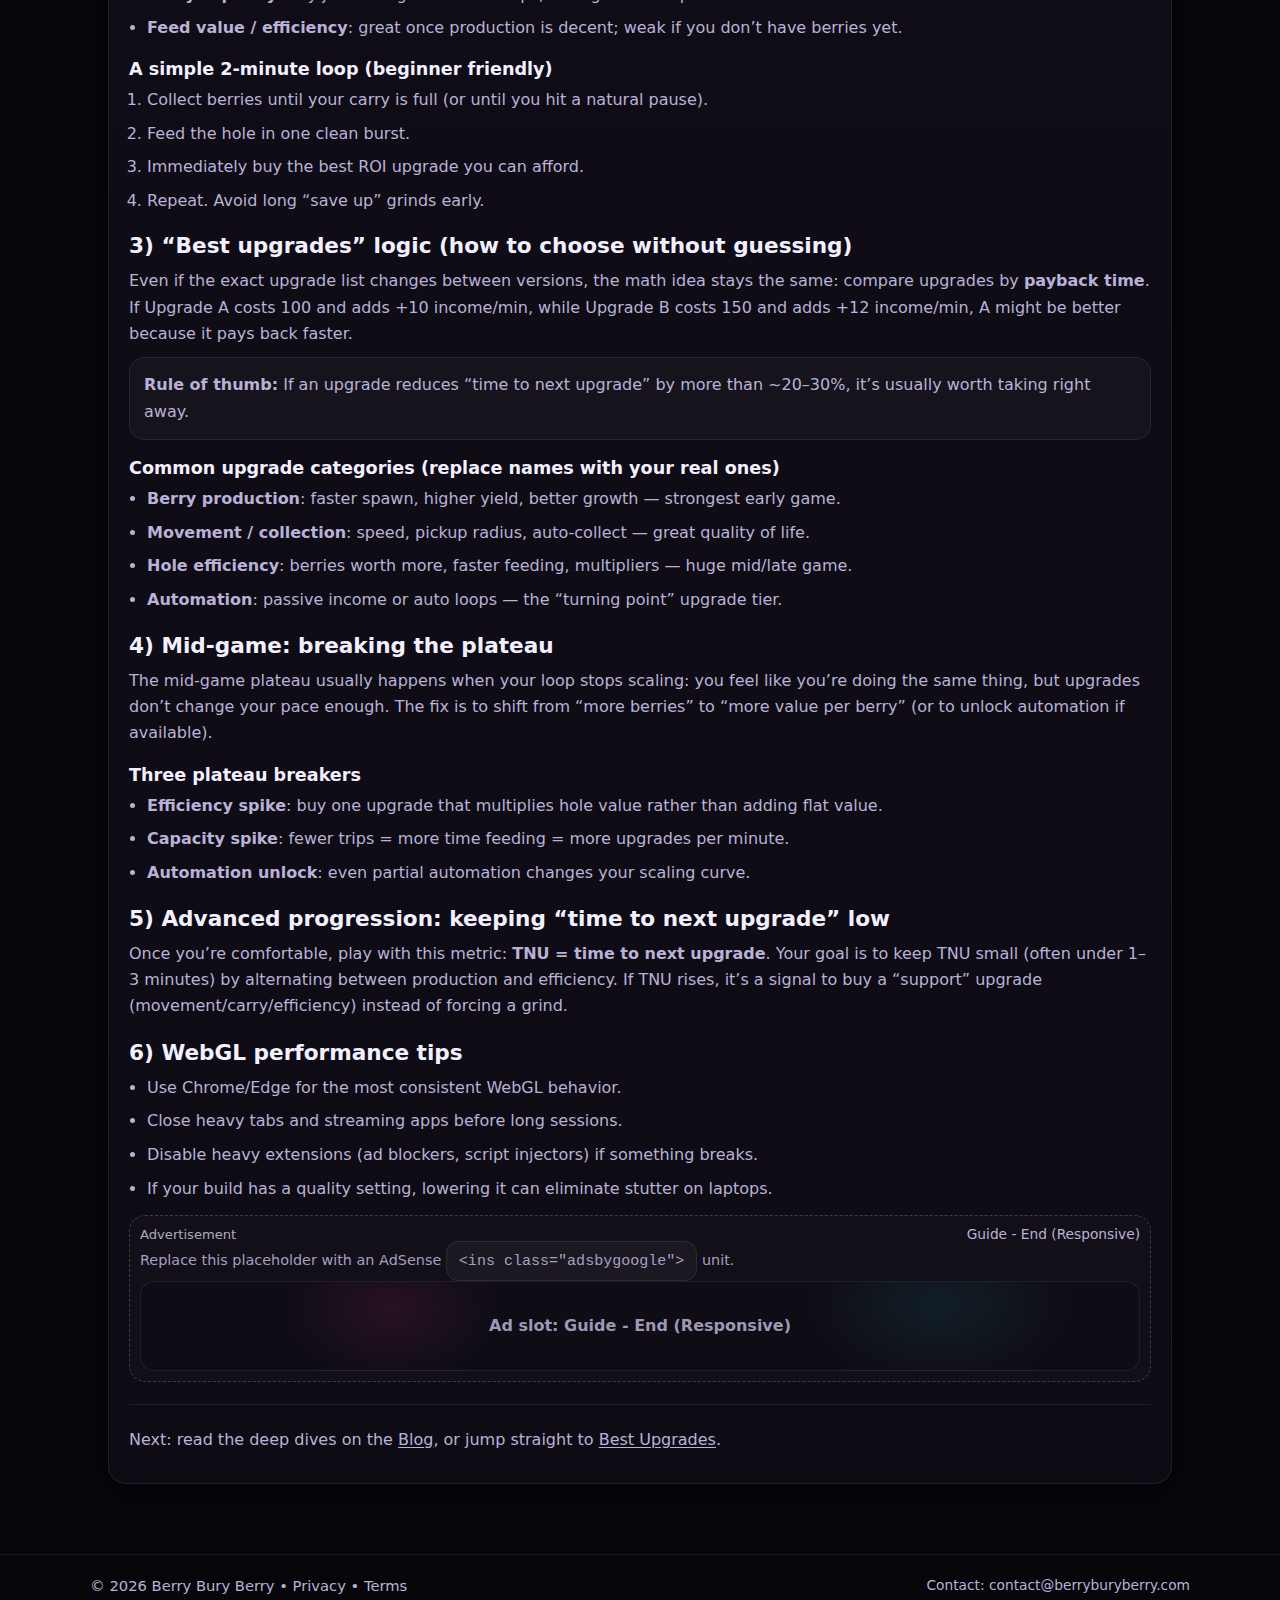
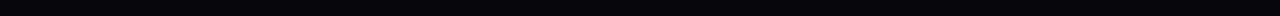
<file: guide/index.html>
<!doctype html>
<html lang="en">
<head>
  <meta charset="utf-8">
  <meta name="viewport" content="width=device-width,initial-scale=1">
  <title>Berry Bury Berry Guide — Best Strategy, Upgrades, Fast Progression</title>
  <meta name="description" content="Complete Berry Bury Berry guide: best early upgrades, progression strategy, efficient berry loops, hole-feeding tips, and common mistakes to avoid.">
  <meta name="robots" content="index,follow">
  <link rel="canonical" href="https://berryburyberry.com/guide/">
  <link rel="icon" href="../assets/img/favicon.png">
  <link rel="stylesheet" href="../assets/css/style.css">
  <meta property="og:type" content="website">
  <meta property="og:title" content="Berry Bury Berry Guide — Best Strategy, Upgrades, Fast Progression">
  <meta property="og:description" content="Complete Berry Bury Berry guide: best early upgrades, progression strategy, efficient berry loops, hole-feeding tips, and common mistakes to avoid.">
  <meta property="og:url" content="https://berryburyberry.com/guide/">
  <meta property="og:image" content="https://berryburyberry.com/assets/img/og-cover.jpg">
  <meta name="twitter:card" content="summary_large_image">

  <script type="application/ld+json">
  {
    "@context":"https://schema.org",
    "@type":"Article",
    "headline":"Berry Bury Berry Guide — Strategy, Upgrades, Progression",
    "author":{"@type":"Organization","name":"Berry Bury Berry"},
    "publisher":{"@type":"Organization","name":"Berry Bury Berry"},
    "mainEntityOfPage":"https://berryburyberry.com/guide/",
    "datePublished":"2026-02-06",
    "dateModified":"2026-02-06",
    "description":"Complete strategy guide for Berry Bury Berry: best upgrades, progression loops, and WebGL tips."
  }
  </script>

  <!-- Google AdSense (replace ca-pub-XXXXXXXXXXXXXXXX with your Publisher ID) -->
  <!-- <script async src="https://pagead2.googlesyndication.com/pagead/js/adsbygoogle.js?client=ca-pub-XXXXXXXXXXXXXXXX"
          crossorigin="anonymous"></script> -->

</head>
<body>
  <div class="bg-vortex"></div>
  <header>
    <div class="nav">
      <a class="brand" href="../index.html"><span class="brand-badge" aria-hidden="true"></span><span>Berry Bury Berry</span></a>
      <nav class="navlinks" aria-label="Navigation">
        <a href="../play/">Play</a>
        <a href="../guide/">Guide</a>
        <a href="../blog/">Blog</a>
        <a href="../media/">Media</a>
        <a href="../faq/">FAQ</a>
        <a href="../contact/">Contact</a>
      </nav>
      <div class="cta">
        <a class="btn btn-small" href="https://store.steampowered.com/app/3370870/Berry_Bury_Berry/" rel="noopener">Steam</a>
        <a class="btn btn-primary" href="../play/">Play WebGL</a>
      </div>
    </div>
  </header>

  <main class="container">
    <div class="breadcrumbs"><a href="../index.html">Home</a> › <span>Guide</span></div>

    <section class="card">
      <div class="card-pad">
        <h1>Berry Bury Berry Guide (WebGL): best strategy & upgrades</h1>
<figure class="figure"><img src="../assets/img/screenshot-3.webp" alt="Berry Bury Berry screenshot showing berry chaos and coins"><figcaption>Use this guide to build a fast, stable economy and unlock the garden’s secrets.</figcaption></figure>
        <p>
          This is the evergreen, SEO-friendly guide for <strong>Berry Bury Berry</strong>:
          what to do first, how to keep your loop efficient, which upgrades usually give the best ROI,
          and how to avoid the classic “I’m stuck” mid-game plateau.
        </p>
        <p>
          Want to jump in right now? <a class="btn btn-primary" href="../play/">▶ Play in Browser</a>
        </p>

        <hr class="sep">

        <h2>1) The core loop (what you’re optimizing)</h2>
        <p>
          At its heart, Berry Bury Berry is a loop economy: <strong>grow berries → collect → feed the hole → buy upgrades → repeat</strong>.
          Every decision should be judged by one question: <em>does it reduce the time to your next meaningful upgrade?</em>
          If an action makes you feel busy but doesn’t shorten that “time to next upgrade,” it’s probably a trap.
        </p>

        
      <div class="ad-slot compact">
        <div class="ad-label">
          <span>Advertisement</span>
          <span class="mini">Guide - Top (Responsive)</span>
        </div>
        <p class="ad-note">
          Replace this placeholder with an AdSense <span class="code">&lt;ins class="adsbygoogle"&gt;</span> unit.
        </p>
        <div class="ad-box">Ad slot: Guide - Top (Responsive)</div>
        <!-- Example AdSense unit (fill in your data-ad-client / data-ad-slot)
        <ins class="adsbygoogle"
             style="display:block"
             data-ad-client="ca-pub-XXXXXXXXXXXXXXXX"
             data-ad-slot="YYYYYYYYYY"
             data-ad-format="auto"
             data-full-width-responsive="true"></ins>
        <script>(adsbygoogle = window.adsbygoogle || []).push({});</script>
        -->
      </div>

        <h2>2) Early game: the fastest way to snowball</h2>
        <p>
          Early game is about building <strong>momentum</strong>. Most players slow themselves down by spreading purchases too thin.
          Instead, pick a simple priority order and stick to it until your income curve bends upward.
        </p>
        <h3>Recommended early priorities</h3>
        <ul class="list">
          <li><strong>Production / spawn rate</strong>: anything that increases berries per minute is usually king.</li>
          <li><strong>Collection speed</strong>: reduce the “dead time” between berries appearing and being usable.</li>
          <li><strong>Carry capacity</strong>: buy just enough to reduce trips, then go back to production.</li>
          <li><strong>Feed value / efficiency</strong>: great once production is decent; weak if you don’t have berries yet.</li>
        </ul>

        <h3>A simple 2-minute loop (beginner friendly)</h3>
        <ol class="list">
          <li>Collect berries until your carry is full (or until you hit a natural pause).</li>
          <li>Feed the hole in one clean burst.</li>
          <li>Immediately buy the best ROI upgrade you can afford.</li>
          <li>Repeat. Avoid long “save up” grinds early.</li>
        </ol>

        <h2>3) “Best upgrades” logic (how to choose without guessing)</h2>
        <p>
          Even if the exact upgrade list changes between versions, the math idea stays the same:
          compare upgrades by <strong>payback time</strong>.
          If Upgrade A costs 100 and adds +10 income/min, while Upgrade B costs 150 and adds +12 income/min,
          A might be better because it pays back faster.
        </p>
        <p class="notice">
          <strong>Rule of thumb:</strong> If an upgrade reduces “time to next upgrade” by more than ~20–30%,
          it’s usually worth taking right away.
        </p>

        <h3>Common upgrade categories (replace names with your real ones)</h3>
        <ul class="list">
          <li><strong>Berry production</strong>: faster spawn, higher yield, better growth — strongest early game.</li>
          <li><strong>Movement / collection</strong>: speed, pickup radius, auto-collect — great quality of life.</li>
          <li><strong>Hole efficiency</strong>: berries worth more, faster feeding, multipliers — huge mid/late game.</li>
          <li><strong>Automation</strong>: passive income or auto loops — the “turning point” upgrade tier.</li>
        </ul>

        <h2>4) Mid-game: breaking the plateau</h2>
        <p>
          The mid-game plateau usually happens when your loop stops scaling: you feel like you’re doing the same thing,
          but upgrades don’t change your pace enough. The fix is to shift from “more berries” to “more value per berry”
          (or to unlock automation if available).
        </p>
        <h3>Three plateau breakers</h3>
        <ul class="list">
          <li><strong>Efficiency spike</strong>: buy one upgrade that multiplies hole value rather than adding flat value.</li>
          <li><strong>Capacity spike</strong>: fewer trips = more time feeding = more upgrades per minute.</li>
          <li><strong>Automation unlock</strong>: even partial automation changes your scaling curve.</li>
        </ul>

        <h2>5) Advanced progression: keeping “time to next upgrade” low</h2>
        <p>
          Once you’re comfortable, play with this metric: <strong>TNU = time to next upgrade</strong>.
          Your goal is to keep TNU small (often under 1–3 minutes) by alternating between production and efficiency.
          If TNU rises, it’s a signal to buy a “support” upgrade (movement/carry/efficiency) instead of forcing a grind.
        </p>

        <h2>6) WebGL performance tips</h2>
        <ul class="list">
          <li>Use Chrome/Edge for the most consistent WebGL behavior.</li>
          <li>Close heavy tabs and streaming apps before long sessions.</li>
          <li>Disable heavy extensions (ad blockers, script injectors) if something breaks.</li>
          <li>If your build has a quality setting, lowering it can eliminate stutter on laptops.</li>
        </ul>

        
      <div class="ad-slot compact">
        <div class="ad-label">
          <span>Advertisement</span>
          <span class="mini">Guide - End (Responsive)</span>
        </div>
        <p class="ad-note">
          Replace this placeholder with an AdSense <span class="code">&lt;ins class="adsbygoogle"&gt;</span> unit.
        </p>
        <div class="ad-box">Ad slot: Guide - End (Responsive)</div>
        <!-- Example AdSense unit (fill in your data-ad-client / data-ad-slot)
        <ins class="adsbygoogle"
             style="display:block"
             data-ad-client="ca-pub-XXXXXXXXXXXXXXXX"
             data-ad-slot="YYYYYYYYYY"
             data-ad-format="auto"
             data-full-width-responsive="true"></ins>
        <script>(adsbygoogle = window.adsbygoogle || []).push({});</script>
        -->
      </div>

        <hr class="sep">
        <p>
          Next: read the deep dives on the <a href="../blog/" style="text-decoration:underline; text-underline-offset:2px;">Blog</a>,
          or jump straight to <a href="../blog/best-upgrades.html" style="text-decoration:underline; text-underline-offset:2px;">Best Upgrades</a>.
        </p>
      </div>
    </section>
  </main>
  <footer class="footer">
    <div class="inner">
      <div class="small">© <span data-year></span> Berry Bury Berry • <a href="../legal/privacy.html">Privacy</a> • <a href="../legal/terms.html">Terms</a></div>
      <div class="mini">Contact: <a href="../contact/">contact@berryburyberry.com</a></div>
    </div>
  </footer>
  <script src="../assets/js/main.js"></script>

</body>
</html>
</file>
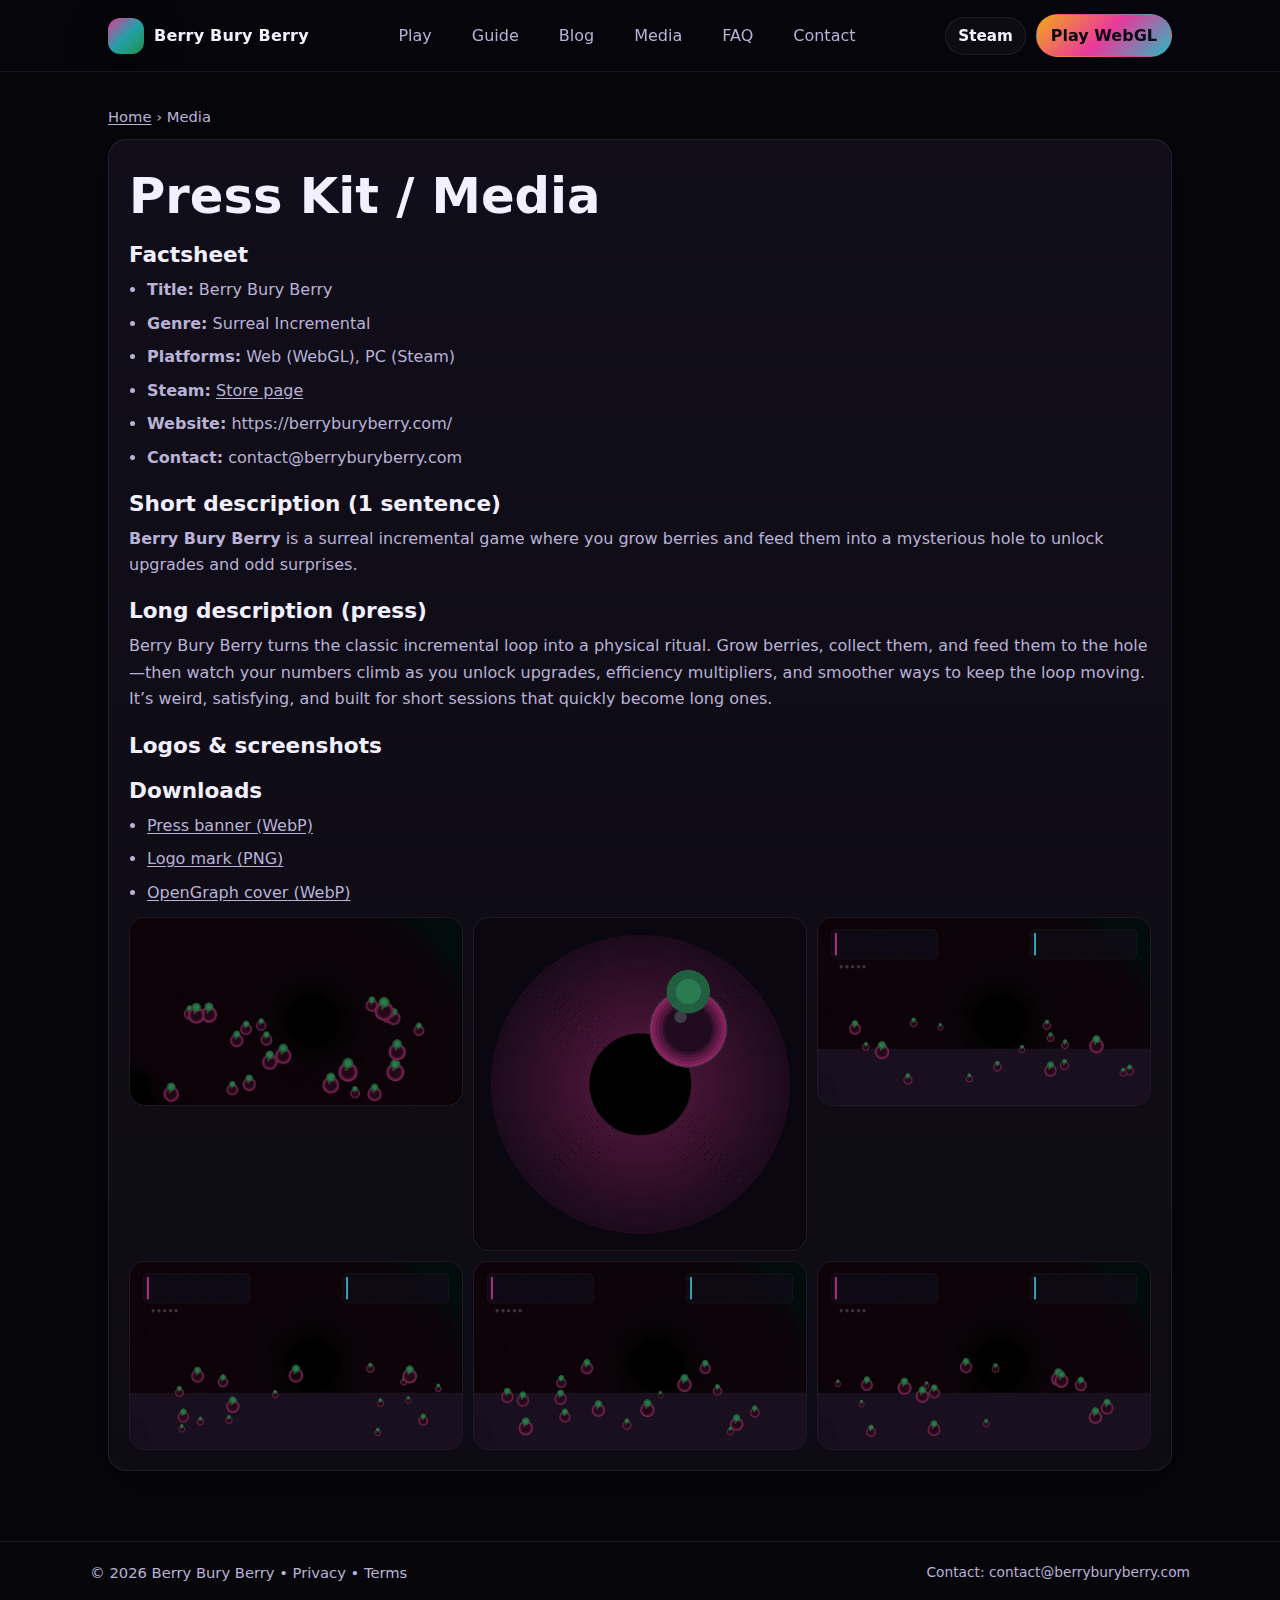
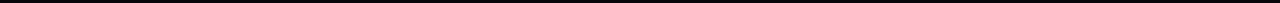
<file: media/index.html>
<!doctype html>
<html lang="en">
<head>
  <meta charset="utf-8">
  <meta name="viewport" content="width=device-width,initial-scale=1">
  <title>Berry Bury Berry Press Kit — Logos, Screenshots, Factsheet</title>
  <meta name="description" content="Download Berry Bury Berry press kit: logos, screenshots, factsheet, description, and contact info.">
  <meta name="robots" content="index,follow">
  <link rel="canonical" href="https://berryburyberry.com/media/">
  <link rel="icon" href="../assets/img/favicon.png">
  <link rel="stylesheet" href="../assets/css/style.css">
  <meta property="og:type" content="website">
  <meta property="og:title" content="Berry Bury Berry Press Kit — Logos, Screenshots, Factsheet">
  <meta property="og:description" content="Download Berry Bury Berry press kit: logos, screenshots, factsheet, description, and contact info.">
  <meta property="og:url" content="https://berryburyberry.com/media/">
  <meta property="og:image" content="https://berryburyberry.com/assets/img/og-cover.jpg">
  <meta name="twitter:card" content="summary_large_image">
<script async src="https://pagead2.googlesyndication.com/pagead/js/adsbygoogle.js?client=ca-pub-6944508578385010"
     crossorigin="anonymous"></script>
</head>
<body class="ads-disabled">
  <div class="bg-vortex"></div>
  <header>
    <div class="nav">
      <a class="brand" href="../index.html"><span class="brand-badge" aria-hidden="true"></span><span>Berry Bury Berry</span></a>
      <nav class="navlinks" aria-label="Navigation">
        <a href="../play/">Play</a>
        <a href="../guide/">Guide</a>
        <a href="../blog/">Blog</a>
        <a href="../media/">Media</a>
        <a href="../faq/">FAQ</a>
        <a href="../contact/">Contact</a>
      </nav>
      <div class="cta">
        <a class="btn btn-small" href="https://store.steampowered.com/app/3370870/Berry_Bury_Berry/" rel="noopener">Steam</a>
        <a class="btn btn-primary" href="../play/">Play WebGL</a>
      </div>
      <button class="hamburger" type="button" aria-label="Open menu" data-menu-open>☰</button>
    </div>
  </header>

  <!-- Mobile menu (shown on small screens) -->
  <div class="mobile-drawer" data-mobile-drawer aria-hidden="true">
    <div class="backdrop" data-menu-close></div>
    <div class="panel" role="dialog" aria-label="Menu">
      <div class="head">
        <div class="brand"><span class="brand-badge" aria-hidden="true"></span><span>Berry Bury Berry</span></div>
        <button class="close" type="button" aria-label="Close menu" data-menu-close>✕</button>
      </div>
      <div class="menu">
        <a href="../play/">Play</a>
        <a href="../guide/">Guide</a>
        <a href="../blog/">Blog</a>
        <a href="../media/">Media</a>
        <a href="../faq/">FAQ</a>
        <a href="../contact/">Contact</a>
        <div class="row">
          <a href="https://store.steampowered.com/app/3370870/Berry_Bury_Berry/" rel="noopener">Steam</a>
          <a href="../play/">Play WebGL</a>
        </div>
      </div>
    </div>
  </div>


  <main class="container">
    <div class="breadcrumbs"><a href="../index.html">Home</a> › <span>Media</span></div>
    <section class="card">
      <div class="card-pad">
        <h1>Press Kit / Media</h1>
        <!-- <p>Replace the placeholder files in <span class="code">/assets/img/</span> with real images.</p>-->

        <h2>Factsheet</h2>
        <ul class="list">
          <li><strong>Title:</strong> Berry Bury Berry</li>
          <li><strong>Genre:</strong> Surreal Incremental</li>
          <li><strong>Platforms:</strong> Web (WebGL), PC (Steam)</li>
          <li><strong>Steam:</strong> <a href="https://store.steampowered.com/app/3370870/Berry_Bury_Berry/" rel="noopener" style="text-decoration:underline; text-underline-offset:2px;">Store page</a></li>
          <li><strong>Website:</strong> https://berryburyberry.com/</li>
          <li><strong>Contact:</strong> contact@berryburyberry.com</li>
        </ul>

        <h2>Short description (1 sentence)</h2>
        <p><strong>Berry Bury Berry</strong> is a surreal incremental game where you grow berries and feed them into a mysterious hole to unlock upgrades and odd surprises.</p>

        <h2>Long description (press)</h2>
        <p>
          Berry Bury Berry turns the classic incremental loop into a physical ritual. Grow berries, collect them, and feed them to the hole—then watch your numbers climb as you unlock
          upgrades, efficiency multipliers, and smoother ways to keep the loop moving. It’s weird, satisfying, and built for short sessions that quickly become long ones.
        </p>

        <h2>Logos & screenshots</h2>

        <h2>Downloads</h2>
        <ul class="list">
          <li><a href="../assets/img/press-banner.webp" download style="text-decoration:underline; text-underline-offset:2px;">Press banner (WebP)</a></li>
          <li><a href="../assets/img/logo-mark.png" download style="text-decoration:underline; text-underline-offset:2px;">Logo mark (PNG)</a></li>
          <li><a href="../assets/img/og-cover.webp" download style="text-decoration:underline; text-underline-offset:2px;">OpenGraph cover (WebP)</a></li>
        </ul>

        <div class="gallery" style="margin-top:12px;">
                    <img src="../assets/img/press-banner.webp" alt="Berry Bury Berry press banner: surreal berry garden and vortex hole">
          <img src="../assets/img/logo-mark.png" alt="Berry Bury Berry logo mark: berry and vortex hole icon">
          <img src="../assets/img/screenshot-1.webp" alt="Berry Bury Berry promo screenshot 1: surreal berry garden, upgrades HUD, and the mysterious hole">
          <img src="../assets/img/screenshot-2.webp" alt="Berry Bury Berry promo screenshot 2: surreal berry garden, upgrades HUD, and the mysterious hole">
          <img src="../assets/img/screenshot-3.webp" alt="Berry Bury Berry promo screenshot 3: surreal berry garden, upgrades HUD, and the mysterious hole">
          <img src="../assets/img/screenshot-4.webp" alt="Berry Bury Berry promo screenshot 4: surreal berry garden, upgrades HUD, and the mysterious hole">
        </div>
      </div>
    </section>
  </main>
  <footer class="footer">
    <div class="inner">
      <div class="small">© <span data-year></span> Berry Bury Berry • <a href="../legal/privacy.html">Privacy</a> • <a href="../legal/terms.html">Terms</a></div>
      <div class="mini">Contact: <a href="../contact/">contact@berryburyberry.com</a></div>
    </div>
  </footer>
  <script src="../assets/js/main.js"></script>

</body>
</html>
</file>
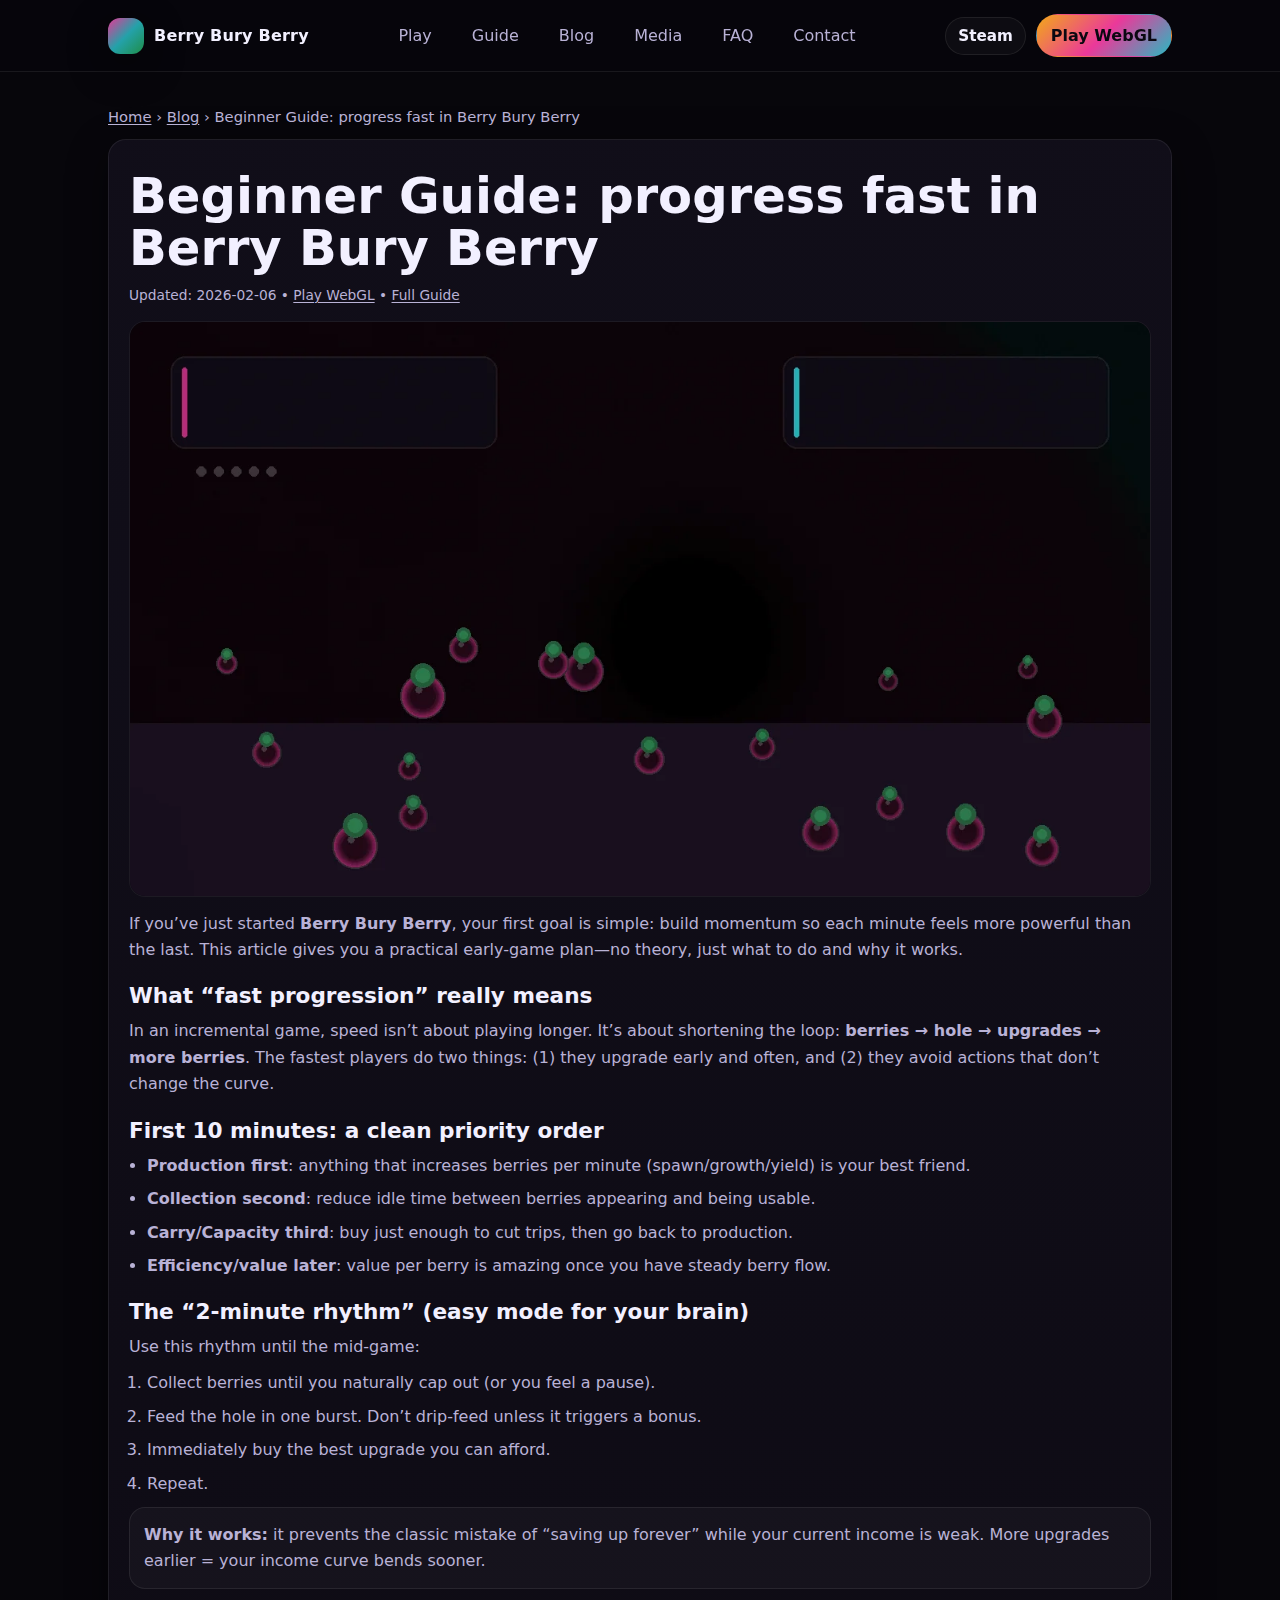
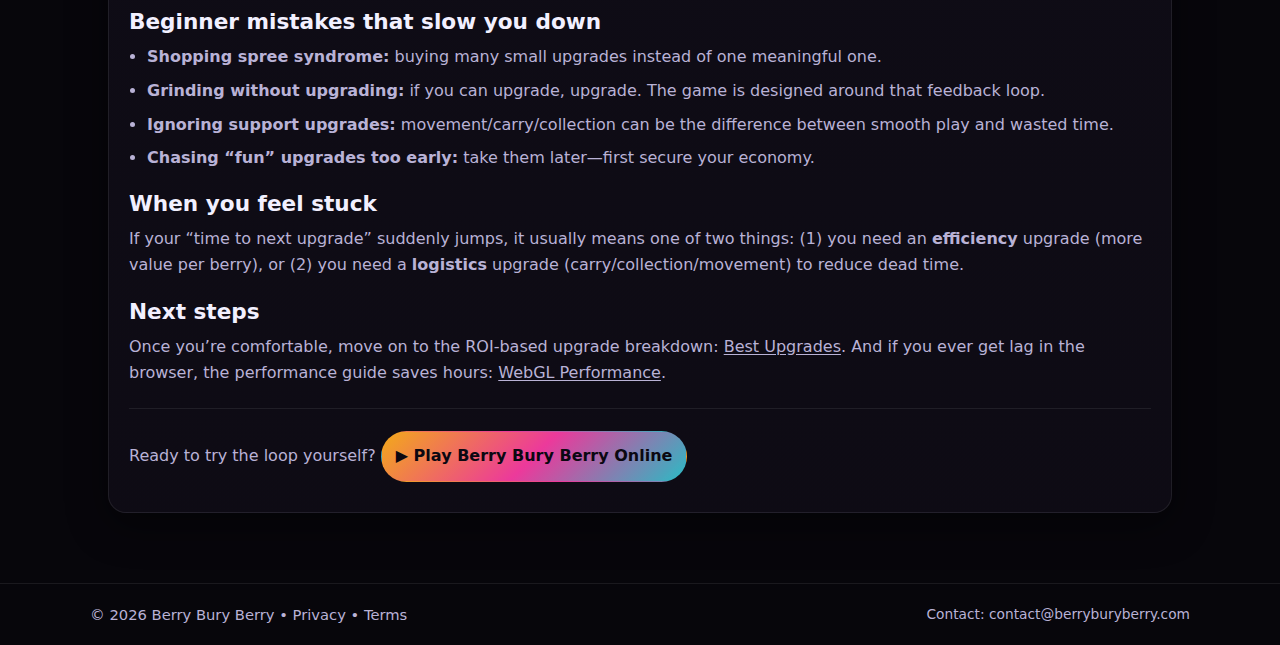
<file: blog/beginner-guide.html>
<!doctype html>
<html lang="en">
<head>
  <meta charset="utf-8">
  <meta name="viewport" content="width=device-width,initial-scale=1">
  <title>Berry Bury Berry Beginner Guide — Fast Early Progression</title>
  <meta name="description" content="Beginner guide for Berry Bury Berry: fastest early strategy, upgrade priorities, simple loops, and common mistakes to avoid. Play online (WebGL) and progress faster.">
  <meta name="robots" content="index,follow">
  <link rel="canonical" href="https://berryburyberry.com/blog/beginner-guide.html">
  <link rel="icon" href="../assets/img/favicon.png">
  <link rel="stylesheet" href="../assets/css/style.css">
  <meta property="og:type" content="website">
  <meta property="og:title" content="Berry Bury Berry Beginner Guide — Fast Early Progression">
  <meta property="og:description" content="Beginner guide for Berry Bury Berry: fastest early strategy, upgrade priorities, simple loops, and common mistakes to avoid. Play online (WebGL) and progress faster.">
  <meta property="og:url" content="https://berryburyberry.com/blog/beginner-guide.html">
  <meta property="og:image" content="https://berryburyberry.com/assets/img/og-cover.jpg">
  <meta name="twitter:card" content="summary_large_image">

  <script type="application/ld+json">
  {
    "@context":"https://schema.org",
    "@type":"Article",
    "headline":"Beginner Guide: progress fast in Berry Bury Berry",
    "datePublished":"2026-02-06",
    "dateModified":"2026-02-06",
    "author":{"@type":"Organization","name":"Berry Bury Berry"},
    "mainEntityOfPage":"https://berryburyberry.com/blog/beginner-guide.html",
    "description":"Beginner guide for Berry Bury Berry: fastest early strategy, upgrade priorities, simple loops, and common mistakes to avoid. Play online (WebGL) and progress faster."
  }
  </script>

  <!-- Google AdSense (replace ca-pub-XXXXXXXXXXXXXXXX with your Publisher ID) -->
  <!-- <script async src="https://pagead2.googlesyndication.com/pagead/js/adsbygoogle.js?client=ca-pub-XXXXXXXXXXXXXXXX"
          crossorigin="anonymous"></script> -->

</head>
<body class="ads-disabled">
  <div class="bg-vortex"></div>
  <header>
    <div class="nav">
      <a class="brand" href="../index.html"><span class="brand-badge" aria-hidden="true"></span><span>Berry Bury Berry</span></a>
      <nav class="navlinks" aria-label="Navigation">
        <a href="../play/">Play</a>
        <a href="../guide/">Guide</a>
        <a href="../blog/">Blog</a>
        <a href="../media/">Media</a>
        <a href="../faq/">FAQ</a>
        <a href="../contact/">Contact</a>
      </nav>
      <div class="cta">
        <a class="btn btn-small" href="https://store.steampowered.com/app/3370870/Berry_Bury_Berry/" rel="noopener">Steam</a>
        <a class="btn btn-primary" href="../play/">Play WebGL</a>
      </div>
      <button class="hamburger" type="button" aria-label="Open menu" data-menu-open>☰</button>
    </div>
  </header>

  <!-- Mobile menu (shown on small screens) -->
  <div class="mobile-drawer" data-mobile-drawer aria-hidden="true">
    <div class="backdrop" data-menu-close></div>
    <div class="panel" role="dialog" aria-label="Menu">
      <div class="head">
        <div class="brand"><span class="brand-badge" aria-hidden="true"></span><span>Berry Bury Berry</span></div>
        <button class="close" type="button" aria-label="Close menu" data-menu-close>✕</button>
      </div>
      <div class="menu">
        <a href="../play/">Play</a>
        <a href="../guide/">Guide</a>
        <a href="../blog/">Blog</a>
        <a href="../media/">Media</a>
        <a href="../faq/">FAQ</a>
        <a href="../contact/">Contact</a>
        <div class="row">
          <a href="https://store.steampowered.com/app/3370870/Berry_Bury_Berry/" rel="noopener">Steam</a>
          <a href="../play/">Play WebGL</a>
        </div>
      </div>
    </div>
  </div>


  <main class="container">
    <div class="breadcrumbs"><a href="../index.html">Home</a> › <a href="../blog/">Blog</a> › <span>Beginner Guide: progress fast in Berry Bury Berry</span></div>
    <section class="card">
      <div class="card-pad">
        <h1>Beginner Guide: progress fast in Berry Bury Berry</h1>
        <p class="mini">Updated: 2026-02-06 • <a href="../play/" style="text-decoration:underline; text-underline-offset:2px;">Play WebGL</a> • <a href="../guide/" style="text-decoration:underline; text-underline-offset:2px;">Full Guide</a></p>
        

<div class="gallery" style="grid-template-columns:1fr; margin: 14px 0;">
  <img src="../assets/img/screenshot-10.webp" alt="Berry Bury Berry promo screenshot 10: surreal berry garden, upgrades HUD, and the mysterious hole">
</div>

      <div class="ad-slot tile mobile-only">
        <div class="ad-label">
          <span>Advertisement</span>
          <span class="mini">Mobile Tile (300×250)</span>
        </div>
        <p class="ad-note">This square unit is optimized for mobile layouts. Enable after AdSense approval.</p>
        <div class="ad-box">Ad slot: Mobile Tile (300×250)</div>
      </div>

<p>
If you’ve just started <strong>Berry Bury Berry</strong>, your first goal is simple:
build momentum so each minute feels more powerful than the last. This article gives you a
practical early-game plan—no theory, just what to do and why it works.
</p>

<h2>What “fast progression” really means</h2>
      <div class="ad-slot in-article">
        <div class="ad-label">
          <span>Advertisement</span>
          <span class="mini">Article - In Content (beginner-guide.html)</span>
        </div>
        <p class="ad-note">
          Replace this placeholder with an AdSense <span class="code">&lt;ins class="adsbygoogle"&gt;</span> unit.
        </p>
        <div class="ad-box">Ad slot: Article - In Content (beginner-guide.html)</div>
        <!-- Example AdSense unit (fill in your data-ad-client / data-ad-slot)
        <ins class="adsbygoogle"
             style="display:block"
             data-ad-client="ca-pub-XXXXXXXXXXXXXXXX"
             data-ad-slot="YYYYYYYYYY"
             data-ad-format="auto"
             data-full-width-responsive="true"></ins>
        <script>(adsbygoogle = window.adsbygoogle || []).push({});</script>
        -->
      </div>

<p>
In an incremental game, speed isn’t about playing longer. It’s about shortening the loop:
<strong>berries → hole → upgrades → more berries</strong>. The fastest players do two things:
(1) they upgrade early and often, and (2) they avoid actions that don’t change the curve.
</p>

<h2>First 10 minutes: a clean priority order</h2>
<ul class="list">
  <li><strong>Production first</strong>: anything that increases berries per minute (spawn/growth/yield) is your best friend.</li>
  <li><strong>Collection second</strong>: reduce idle time between berries appearing and being usable.</li>
  <li><strong>Carry/Capacity third</strong>: buy just enough to cut trips, then go back to production.</li>
  <li><strong>Efficiency/value later</strong>: value per berry is amazing once you have steady berry flow.</li>
</ul>

<h2>The “2-minute rhythm” (easy mode for your brain)</h2>
<p>
Use this rhythm until the mid-game:
</p>
<ol class="list">
  <li>Collect berries until you naturally cap out (or you feel a pause).</li>
  <li>Feed the hole in one burst. Don’t drip-feed unless it triggers a bonus.</li>
  <li>Immediately buy the best upgrade you can afford.</li>
  <li>Repeat.</li>
</ol>
<p class="notice">
<strong>Why it works:</strong> it prevents the classic mistake of “saving up forever” while your current income is weak.
More upgrades earlier = your income curve bends sooner.
</p>

<h2>Beginner mistakes that slow you down</h2>
<ul class="list">
  <li><strong>Shopping spree syndrome:</strong> buying many small upgrades instead of one meaningful one.</li>
  <li><strong>Grinding without upgrading:</strong> if you can upgrade, upgrade. The game is designed around that feedback loop.</li>
  <li><strong>Ignoring support upgrades:</strong> movement/carry/collection can be the difference between smooth play and wasted time.</li>
  <li><strong>Chasing “fun” upgrades too early:</strong> take them later—first secure your economy.</li>
</ul>

<h2>When you feel stuck</h2>
<p>
If your “time to next upgrade” suddenly jumps, it usually means one of two things:
(1) you need an <strong>efficiency</strong> upgrade (more value per berry), or (2) you need a
<strong>logistics</strong> upgrade (carry/collection/movement) to reduce dead time.
</p>

<h2>Next steps</h2>
<p>
Once you’re comfortable, move on to the ROI-based upgrade breakdown:
<a href="../blog/best-upgrades.html" style="text-decoration:underline; text-underline-offset:2px;">Best Upgrades</a>.
And if you ever get lag in the browser, the performance guide saves hours:
<a href="../blog/webgl-performance.html" style="text-decoration:underline; text-underline-offset:2px;">WebGL Performance</a>.
</p>

        
      <div class="ad-slot compact">
        <div class="ad-label">
          <span>Advertisement</span>
          <span class="mini">Article - End (beginner-guide.html)</span>
        </div>
        <p class="ad-note">
          Replace this placeholder with an AdSense <span class="code">&lt;ins class="adsbygoogle"&gt;</span> unit.
        </p>
        <div class="ad-box">Ad slot: Article - End (beginner-guide.html)</div>
        <!-- Example AdSense unit (fill in your data-ad-client / data-ad-slot)
        <ins class="adsbygoogle"
             style="display:block"
             data-ad-client="ca-pub-XXXXXXXXXXXXXXXX"
             data-ad-slot="YYYYYYYYYY"
             data-ad-format="auto"
             data-full-width-responsive="true"></ins>
        <script>(adsbygoogle = window.adsbygoogle || []).push({});</script>
        -->
      </div>

        <hr class="sep">
        <p>
          Ready to try the loop yourself? <a class="btn btn-primary" href="../play/">▶ Play Berry Bury Berry Online</a>
        </p>
      </div>
    </section>
  </main>
  <footer class="footer">
    <div class="inner">
      <div class="small">© <span data-year></span> Berry Bury Berry • <a href="../legal/privacy.html">Privacy</a> • <a href="../legal/terms.html">Terms</a></div>
      <div class="mini">Contact: <a href="../contact/">contact@berryburyberry.com</a></div>
    </div>
  </footer>
  <script src="../assets/js/main.js"></script>

</body>
</html>
</file>
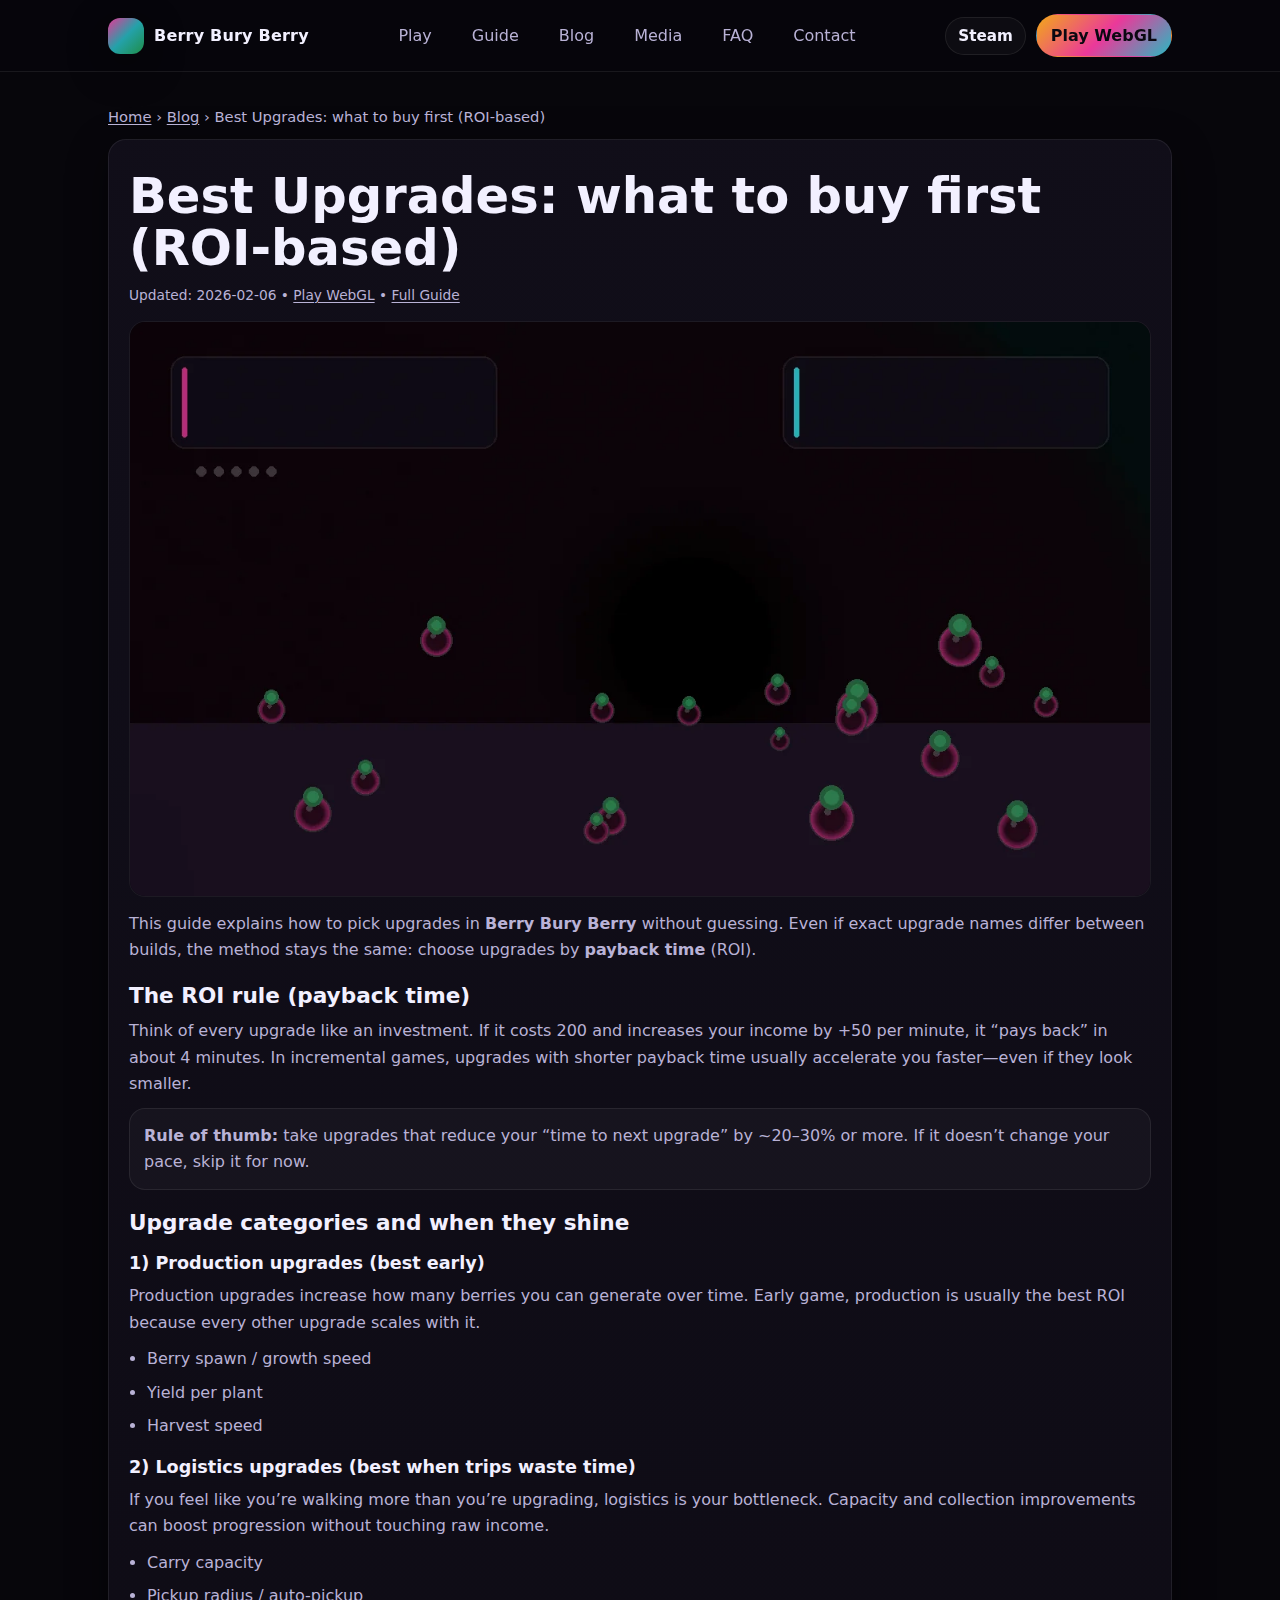
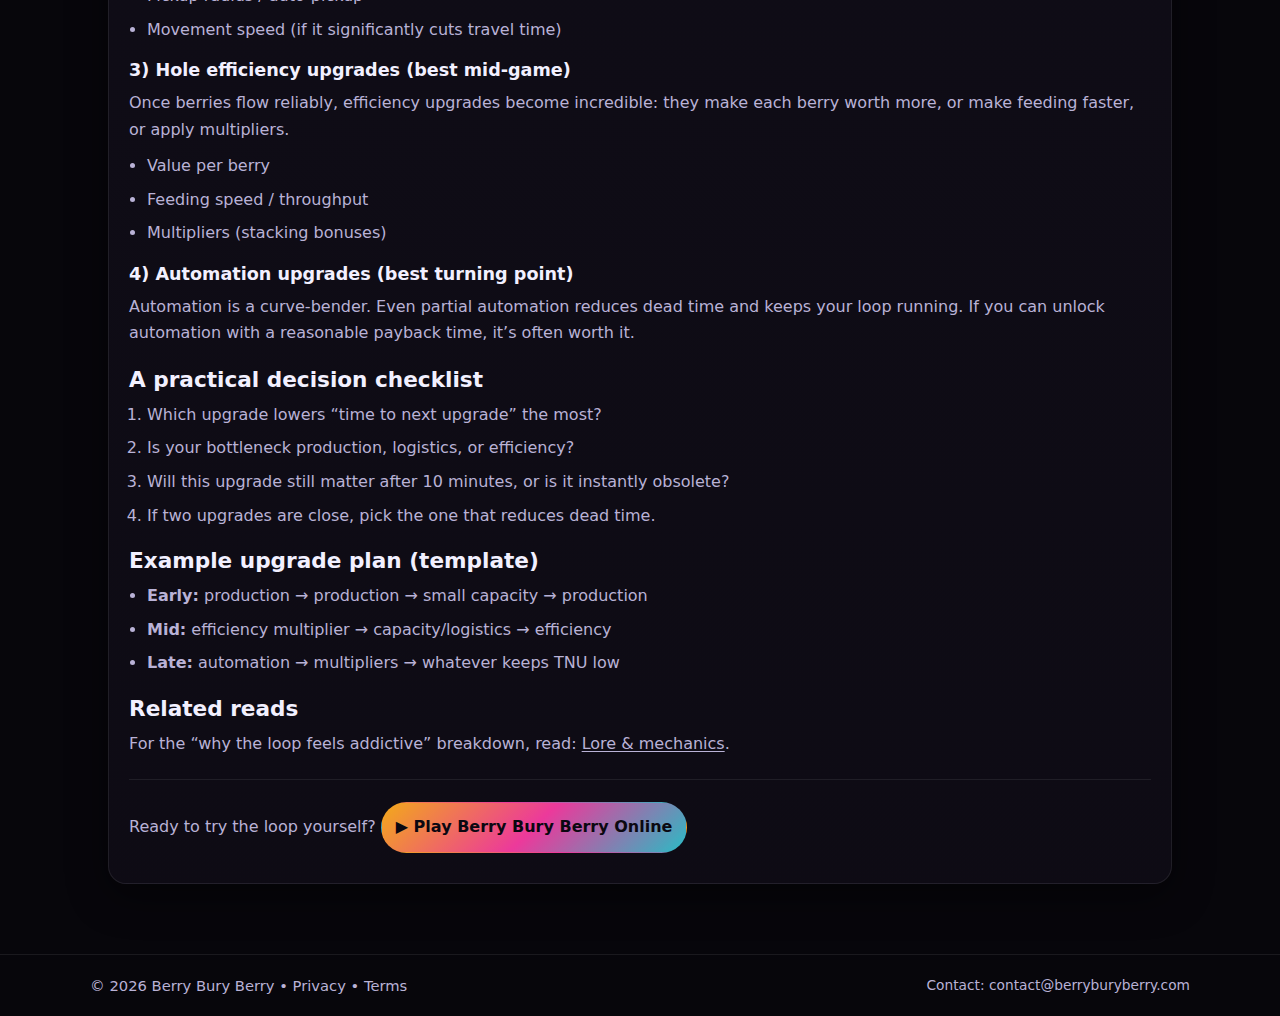
<file: blog/best-upgrades.html>
<!doctype html>
<html lang="en">
<head>
  <meta charset="utf-8">
  <meta name="viewport" content="width=device-width,initial-scale=1">
  <title>Berry Bury Berry Best Upgrades — What to Buy First (ROI Strategy)</title>
  <meta name="description" content="Best upgrades guide for Berry Bury Berry: ROI/payback-time method, upgrade categories, and a practical plan for early/mid/late progression. Play WebGL online.">
  <meta name="robots" content="index,follow">
  <link rel="canonical" href="https://berryburyberry.com/blog/best-upgrades.html">
  <link rel="icon" href="../assets/img/favicon.png">
  <link rel="stylesheet" href="../assets/css/style.css">
  <meta property="og:type" content="website">
  <meta property="og:title" content="Berry Bury Berry Best Upgrades — What to Buy First (ROI Strategy)">
  <meta property="og:description" content="Best upgrades guide for Berry Bury Berry: ROI/payback-time method, upgrade categories, and a practical plan for early/mid/late progression. Play WebGL online.">
  <meta property="og:url" content="https://berryburyberry.com/blog/best-upgrades.html">
  <meta property="og:image" content="https://berryburyberry.com/assets/img/og-cover.jpg">
  <meta name="twitter:card" content="summary_large_image">

  <script type="application/ld+json">
  {
    "@context":"https://schema.org",
    "@type":"Article",
    "headline":"Best Upgrades: what to buy first (ROI-based)",
    "datePublished":"2026-02-06",
    "dateModified":"2026-02-06",
    "author":{"@type":"Organization","name":"Berry Bury Berry"},
    "mainEntityOfPage":"https://berryburyberry.com/blog/best-upgrades.html",
    "description":"Best upgrades guide for Berry Bury Berry: ROI/payback-time method, upgrade categories, and a practical plan for early/mid/late progression. Play WebGL online."
  }
  </script>

  <!-- Google AdSense (replace ca-pub-XXXXXXXXXXXXXXXX with your Publisher ID) -->
  <!-- <script async src="https://pagead2.googlesyndication.com/pagead/js/adsbygoogle.js?client=ca-pub-XXXXXXXXXXXXXXXX"
          crossorigin="anonymous"></script> -->
<script async src="https://pagead2.googlesyndication.com/pagead/js/adsbygoogle.js?client=ca-pub-6944508578385010"
     crossorigin="anonymous"></script>
</head>
<body class="ads-disabled">
  <div class="bg-vortex"></div>
  <header>
    <div class="nav">
      <a class="brand" href="../index.html"><span class="brand-badge" aria-hidden="true"></span><span>Berry Bury Berry</span></a>
      <nav class="navlinks" aria-label="Navigation">
        <a href="../play/">Play</a>
        <a href="../guide/">Guide</a>
        <a href="../blog/">Blog</a>
        <a href="../media/">Media</a>
        <a href="../faq/">FAQ</a>
        <a href="../contact/">Contact</a>
      </nav>
      <div class="cta">
        <a class="btn btn-small" href="https://store.steampowered.com/app/3370870/Berry_Bury_Berry/" rel="noopener">Steam</a>
        <a class="btn btn-primary" href="../play/">Play WebGL</a>
      </div>
      <button class="hamburger" type="button" aria-label="Open menu" data-menu-open>☰</button>
    </div>
  </header>

  <!-- Mobile menu (shown on small screens) -->
  <div class="mobile-drawer" data-mobile-drawer aria-hidden="true">
    <div class="backdrop" data-menu-close></div>
    <div class="panel" role="dialog" aria-label="Menu">
      <div class="head">
        <div class="brand"><span class="brand-badge" aria-hidden="true"></span><span>Berry Bury Berry</span></div>
        <button class="close" type="button" aria-label="Close menu" data-menu-close>✕</button>
      </div>
      <div class="menu">
        <a href="../play/">Play</a>
        <a href="../guide/">Guide</a>
        <a href="../blog/">Blog</a>
        <a href="../media/">Media</a>
        <a href="../faq/">FAQ</a>
        <a href="../contact/">Contact</a>
        <div class="row">
          <a href="https://store.steampowered.com/app/3370870/Berry_Bury_Berry/" rel="noopener">Steam</a>
          <a href="../play/">Play WebGL</a>
        </div>
      </div>
    </div>
  </div>


  <main class="container">
    <div class="breadcrumbs"><a href="../index.html">Home</a> › <a href="../blog/">Blog</a> › <span>Best Upgrades: what to buy first (ROI-based)</span></div>
    <section class="card">
      <div class="card-pad">
        <h1>Best Upgrades: what to buy first (ROI-based)</h1>
        <p class="mini">Updated: 2026-02-06 • <a href="../play/" style="text-decoration:underline; text-underline-offset:2px;">Play WebGL</a> • <a href="../guide/" style="text-decoration:underline; text-underline-offset:2px;">Full Guide</a></p>
        

<div class="gallery" style="grid-template-columns:1fr; margin: 14px 0;">
  <img src="../assets/img/screenshot-11.webp" alt="Berry Bury Berry promo screenshot 11: surreal berry garden, upgrades HUD, and the mysterious hole">
</div>

      <div class="ad-slot tile mobile-only">
        <div class="ad-label">
          <span>Advertisement</span>
          <span class="mini">Mobile Tile (300×250)</span>
        </div>
        <p class="ad-note">This square unit is optimized for mobile layouts. Enable after AdSense approval.</p>
        <div class="ad-box">Ad slot: Mobile Tile (300×250)</div>
      </div>

<p>
This guide explains how to pick upgrades in <strong>Berry Bury Berry</strong> without guessing.
Even if exact upgrade names differ between builds, the method stays the same:
choose upgrades by <strong>payback time</strong> (ROI).
</p>

<h2>The ROI rule (payback time)</h2>
      <div class="ad-slot in-article">
        <div class="ad-label">
          <span>Advertisement</span>
          <span class="mini">Article - In Content (best-upgrades.html)</span>
        </div>
        <p class="ad-note">
          Replace this placeholder with an AdSense <span class="code">&lt;ins class="adsbygoogle"&gt;</span> unit.
        </p>
        <div class="ad-box">Ad slot: Article - In Content (best-upgrades.html)</div>
        <!-- Example AdSense unit (fill in your data-ad-client / data-ad-slot)
        <ins class="adsbygoogle"
             style="display:block"
             data-ad-client="ca-pub-XXXXXXXXXXXXXXXX"
             data-ad-slot="YYYYYYYYYY"
             data-ad-format="auto"
             data-full-width-responsive="true"></ins>
        <script>(adsbygoogle = window.adsbygoogle || []).push({});</script>
        -->
      </div>

<p>
Think of every upgrade like an investment. If it costs 200 and increases your income by +50 per minute,
it “pays back” in about 4 minutes. In incremental games, upgrades with shorter payback time usually
accelerate you faster—even if they look smaller.
</p>

<p class="notice">
<strong>Rule of thumb:</strong> take upgrades that reduce your “time to next upgrade” by ~20–30% or more.
If it doesn’t change your pace, skip it for now.
</p>

<h2>Upgrade categories and when they shine</h2>

<h3>1) Production upgrades (best early)</h3>
<p>
Production upgrades increase how many berries you can generate over time.
Early game, production is usually the best ROI because every other upgrade scales with it.
</p>
<ul class="list">
  <li>Berry spawn / growth speed</li>
  <li>Yield per plant</li>
  <li>Harvest speed</li>
</ul>

<h3>2) Logistics upgrades (best when trips waste time)</h3>
<p>
If you feel like you’re walking more than you’re upgrading, logistics is your bottleneck.
Capacity and collection improvements can boost progression without touching raw income.
</p>
<ul class="list">
  <li>Carry capacity</li>
  <li>Pickup radius / auto-pickup</li>
  <li>Movement speed (if it significantly cuts travel time)</li>
</ul>

<h3>3) Hole efficiency upgrades (best mid-game)</h3>
<p>
Once berries flow reliably, efficiency upgrades become incredible:
they make each berry worth more, or make feeding faster, or apply multipliers.
</p>
<ul class="list">
  <li>Value per berry</li>
  <li>Feeding speed / throughput</li>
  <li>Multipliers (stacking bonuses)</li>
</ul>

<h3>4) Automation upgrades (best turning point)</h3>
<p>
Automation is a curve-bender. Even partial automation reduces dead time and keeps your loop running.
If you can unlock automation with a reasonable payback time, it’s often worth it.
</p>

<h2>A practical decision checklist</h2>
<ol class="list">
  <li>Which upgrade lowers “time to next upgrade” the most?</li>
  <li>Is your bottleneck production, logistics, or efficiency?</li>
  <li>Will this upgrade still matter after 10 minutes, or is it instantly obsolete?</li>
  <li>If two upgrades are close, pick the one that reduces dead time.</li>
</ol>

<h2>Example upgrade plan (template)</h2>
<ul class="list">
  <li><strong>Early:</strong> production → production → small capacity → production</li>
  <li><strong>Mid:</strong> efficiency multiplier → capacity/logistics → efficiency</li>
  <li><strong>Late:</strong> automation → multipliers → whatever keeps TNU low</li>
</ul>

<h2>Related reads</h2>
<p>
For the “why the loop feels addictive” breakdown, read:
<a href="../blog/lore-and-mechanics.html" style="text-decoration:underline; text-underline-offset:2px;">Lore & mechanics</a>.
</p>

        
      <div class="ad-slot compact">
        <div class="ad-label">
          <span>Advertisement</span>
          <span class="mini">Article - End (best-upgrades.html)</span>
        </div>
        <p class="ad-note">
          Replace this placeholder with an AdSense <span class="code">&lt;ins class="adsbygoogle"&gt;</span> unit.
        </p>
        <div class="ad-box">Ad slot: Article - End (best-upgrades.html)</div>
        <!-- Example AdSense unit (fill in your data-ad-client / data-ad-slot)
        <ins class="adsbygoogle"
             style="display:block"
             data-ad-client="ca-pub-XXXXXXXXXXXXXXXX"
             data-ad-slot="YYYYYYYYYY"
             data-ad-format="auto"
             data-full-width-responsive="true"></ins>
        <script>(adsbygoogle = window.adsbygoogle || []).push({});</script>
        -->
      </div>

        <hr class="sep">
        <p>
          Ready to try the loop yourself? <a class="btn btn-primary" href="../play/">▶ Play Berry Bury Berry Online</a>
        </p>
      </div>
    </section>
  </main>
  <footer class="footer">
    <div class="inner">
      <div class="small">© <span data-year></span> Berry Bury Berry • <a href="../legal/privacy.html">Privacy</a> • <a href="../legal/terms.html">Terms</a></div>
      <div class="mini">Contact: <a href="../contact/">contact@berryburyberry.com</a></div>
    </div>
  </footer>
  <script src="../assets/js/main.js"></script>

</body>
</html>
</file>
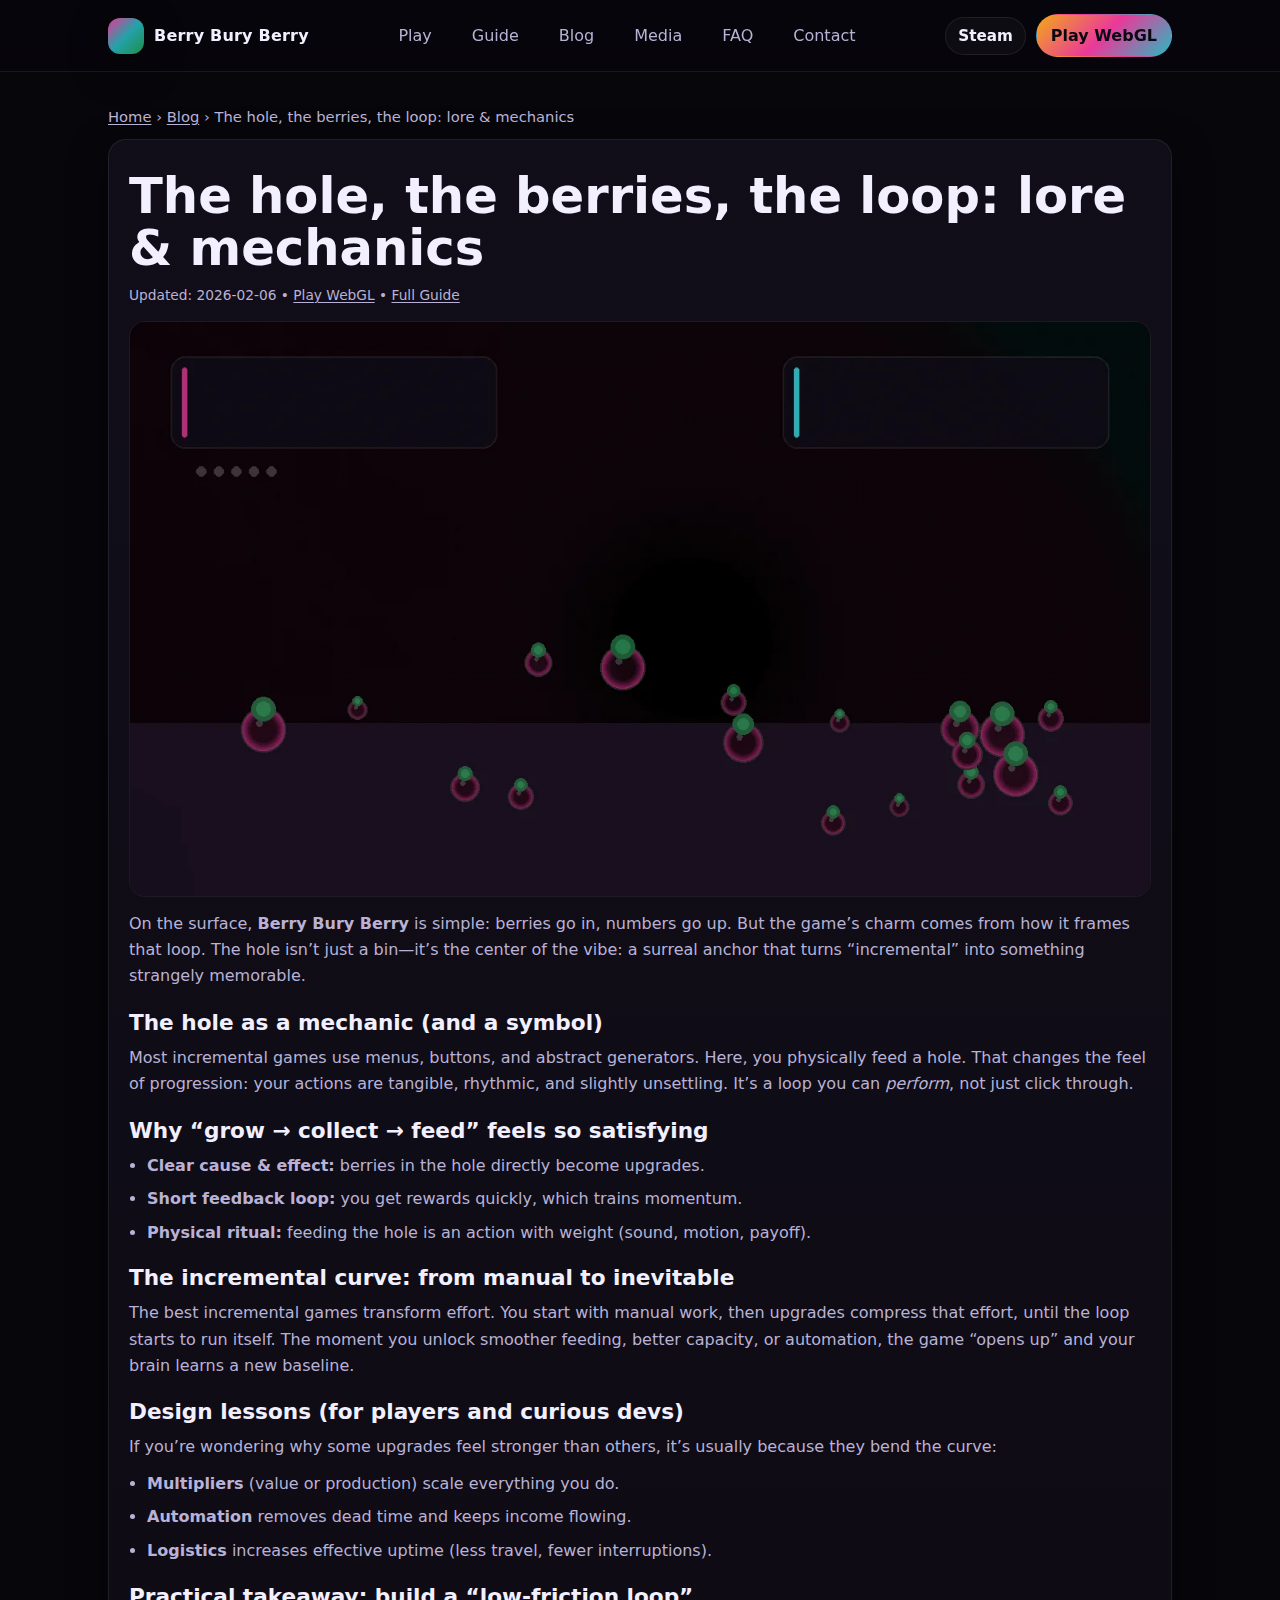
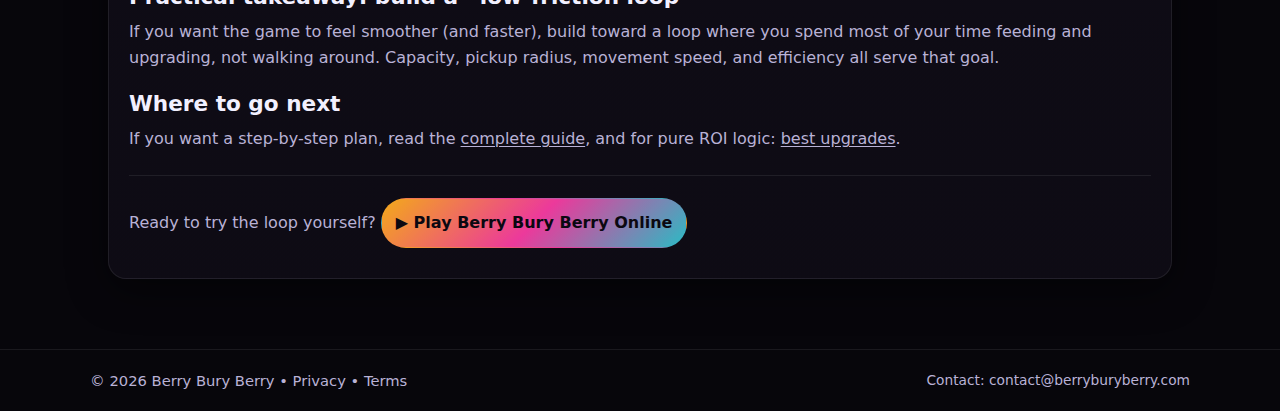
<file: blog/lore-and-mechanics.html>
<!doctype html>
<html lang="en">
<head>
  <meta charset="utf-8">
  <meta name="viewport" content="width=device-width,initial-scale=1">
  <title>Berry Bury Berry Lore & Mechanics — The Hole, The Berries, The Loop</title>
  <meta name="description" content="Deep dive into Berry Bury Berry: why the berry→hole loop feels satisfying, what mechanics drive progression, and how to build a low-friction upgrade cycle. Play online (WebGL).">
  <meta name="robots" content="index,follow">
  <link rel="canonical" href="https://berryburyberry.com/blog/lore-and-mechanics.html">
  <link rel="icon" href="../assets/img/favicon.png">
  <link rel="stylesheet" href="../assets/css/style.css">
  <meta property="og:type" content="website">
  <meta property="og:title" content="Berry Bury Berry Lore & Mechanics — The Hole, The Berries, The Loop">
  <meta property="og:description" content="Deep dive into Berry Bury Berry: why the berry→hole loop feels satisfying, what mechanics drive progression, and how to build a low-friction upgrade cycle. Play online (WebGL).">
  <meta property="og:url" content="https://berryburyberry.com/blog/lore-and-mechanics.html">
  <meta property="og:image" content="https://berryburyberry.com/assets/img/og-cover.jpg">
  <meta name="twitter:card" content="summary_large_image">

  <script type="application/ld+json">
  {
    "@context":"https://schema.org",
    "@type":"Article",
    "headline":"The hole, the berries, the loop: lore & mechanics",
    "datePublished":"2026-02-06",
    "dateModified":"2026-02-06",
    "author":{"@type":"Organization","name":"Berry Bury Berry"},
    "mainEntityOfPage":"https://berryburyberry.com/blog/lore-and-mechanics.html",
    "description":"Deep dive into Berry Bury Berry: why the berry→hole loop feels satisfying, what mechanics drive progression, and how to build a low-friction upgrade cycle. Play online (WebGL)."
  }
  </script>

  <!-- Google AdSense (replace ca-pub-XXXXXXXXXXXXXXXX with your Publisher ID) -->
  <!-- <script async src="https://pagead2.googlesyndication.com/pagead/js/adsbygoogle.js?client=ca-pub-XXXXXXXXXXXXXXXX"
          crossorigin="anonymous"></script> -->
<script async src="https://pagead2.googlesyndication.com/pagead/js/adsbygoogle.js?client=ca-pub-6944508578385010"
     crossorigin="anonymous"></script>
</head>
<body class="ads-disabled">
  <div class="bg-vortex"></div>
  <header>
    <div class="nav">
      <a class="brand" href="../index.html"><span class="brand-badge" aria-hidden="true"></span><span>Berry Bury Berry</span></a>
      <nav class="navlinks" aria-label="Navigation">
        <a href="../play/">Play</a>
        <a href="../guide/">Guide</a>
        <a href="../blog/">Blog</a>
        <a href="../media/">Media</a>
        <a href="../faq/">FAQ</a>
        <a href="../contact/">Contact</a>
      </nav>
      <div class="cta">
        <a class="btn btn-small" href="https://store.steampowered.com/app/3370870/Berry_Bury_Berry/" rel="noopener">Steam</a>
        <a class="btn btn-primary" href="../play/">Play WebGL</a>
      </div>
      <button class="hamburger" type="button" aria-label="Open menu" data-menu-open>☰</button>
    </div>
  </header>

  <!-- Mobile menu (shown on small screens) -->
  <div class="mobile-drawer" data-mobile-drawer aria-hidden="true">
    <div class="backdrop" data-menu-close></div>
    <div class="panel" role="dialog" aria-label="Menu">
      <div class="head">
        <div class="brand"><span class="brand-badge" aria-hidden="true"></span><span>Berry Bury Berry</span></div>
        <button class="close" type="button" aria-label="Close menu" data-menu-close>✕</button>
      </div>
      <div class="menu">
        <a href="../play/">Play</a>
        <a href="../guide/">Guide</a>
        <a href="../blog/">Blog</a>
        <a href="../media/">Media</a>
        <a href="../faq/">FAQ</a>
        <a href="../contact/">Contact</a>
        <div class="row">
          <a href="https://store.steampowered.com/app/3370870/Berry_Bury_Berry/" rel="noopener">Steam</a>
          <a href="../play/">Play WebGL</a>
        </div>
      </div>
    </div>
  </div>


  <main class="container">
    <div class="breadcrumbs"><a href="../index.html">Home</a> › <a href="../blog/">Blog</a> › <span>The hole, the berries, the loop: lore & mechanics</span></div>
    <section class="card">
      <div class="card-pad">
        <h1>The hole, the berries, the loop: lore & mechanics</h1>
        <p class="mini">Updated: 2026-02-06 • <a href="../play/" style="text-decoration:underline; text-underline-offset:2px;">Play WebGL</a> • <a href="../guide/" style="text-decoration:underline; text-underline-offset:2px;">Full Guide</a></p>
        

<div class="gallery" style="grid-template-columns:1fr; margin: 14px 0;">
  <img src="../assets/img/screenshot-12.webp" alt="Berry Bury Berry promo screenshot 12: surreal berry garden, upgrades HUD, and the mysterious hole">
</div>

      <div class="ad-slot tile mobile-only">
        <div class="ad-label">
          <span>Advertisement</span>
          <span class="mini">Mobile Tile (300×250)</span>
        </div>
        <p class="ad-note">This square unit is optimized for mobile layouts. Enable after AdSense approval.</p>
        <div class="ad-box">Ad slot: Mobile Tile (300×250)</div>
      </div>

<p>
On the surface, <strong>Berry Bury Berry</strong> is simple: berries go in, numbers go up.
But the game’s charm comes from how it frames that loop. The hole isn’t just a bin—it’s the center of the vibe:
a surreal anchor that turns “incremental” into something strangely memorable.
</p>

<h2>The hole as a mechanic (and a symbol)</h2>
      <div class="ad-slot in-article">
        <div class="ad-label">
          <span>Advertisement</span>
          <span class="mini">Article - In Content (lore-and-mechanics.html)</span>
        </div>
        <p class="ad-note">
          Replace this placeholder with an AdSense <span class="code">&lt;ins class="adsbygoogle"&gt;</span> unit.
        </p>
        <div class="ad-box">Ad slot: Article - In Content (lore-and-mechanics.html)</div>
        <!-- Example AdSense unit (fill in your data-ad-client / data-ad-slot)
        <ins class="adsbygoogle"
             style="display:block"
             data-ad-client="ca-pub-XXXXXXXXXXXXXXXX"
             data-ad-slot="YYYYYYYYYY"
             data-ad-format="auto"
             data-full-width-responsive="true"></ins>
        <script>(adsbygoogle = window.adsbygoogle || []).push({});</script>
        -->
      </div>

<p>
Most incremental games use menus, buttons, and abstract generators. Here, you physically feed a hole.
That changes the feel of progression: your actions are tangible, rhythmic, and slightly unsettling.
It’s a loop you can <em>perform</em>, not just click through.
</p>

<h2>Why “grow → collect → feed” feels so satisfying</h2>
<ul class="list">
  <li><strong>Clear cause & effect:</strong> berries in the hole directly become upgrades.</li>
  <li><strong>Short feedback loop:</strong> you get rewards quickly, which trains momentum.</li>
  <li><strong>Physical ritual:</strong> feeding the hole is an action with weight (sound, motion, payoff).</li>
</ul>

<h2>The incremental curve: from manual to inevitable</h2>
<p>
The best incremental games transform effort. You start with manual work, then upgrades compress that effort,
until the loop starts to run itself. The moment you unlock smoother feeding, better capacity, or automation,
the game “opens up” and your brain learns a new baseline.
</p>

<h2>Design lessons (for players and curious devs)</h2>
<p>
If you’re wondering why some upgrades feel stronger than others, it’s usually because they bend the curve:
</p>
<ul class="list">
  <li><strong>Multipliers</strong> (value or production) scale everything you do.</li>
  <li><strong>Automation</strong> removes dead time and keeps income flowing.</li>
  <li><strong>Logistics</strong> increases effective uptime (less travel, fewer interruptions).</li>
</ul>

<h2>Practical takeaway: build a “low-friction loop”</h2>
<p>
If you want the game to feel smoother (and faster), build toward a loop where you spend most of your time
feeding and upgrading, not walking around. Capacity, pickup radius, movement speed, and efficiency
all serve that goal.
</p>

<h2>Where to go next</h2>
<p>
If you want a step-by-step plan, read the
<a href="../guide/" style="text-decoration:underline; text-underline-offset:2px;">complete guide</a>,
and for pure ROI logic:
<a href="../blog/best-upgrades.html" style="text-decoration:underline; text-underline-offset:2px;">best upgrades</a>.
</p>

        
      <div class="ad-slot compact">
        <div class="ad-label">
          <span>Advertisement</span>
          <span class="mini">Article - End (lore-and-mechanics.html)</span>
        </div>
        <p class="ad-note">
          Replace this placeholder with an AdSense <span class="code">&lt;ins class="adsbygoogle"&gt;</span> unit.
        </p>
        <div class="ad-box">Ad slot: Article - End (lore-and-mechanics.html)</div>
        <!-- Example AdSense unit (fill in your data-ad-client / data-ad-slot)
        <ins class="adsbygoogle"
             style="display:block"
             data-ad-client="ca-pub-XXXXXXXXXXXXXXXX"
             data-ad-slot="YYYYYYYYYY"
             data-ad-format="auto"
             data-full-width-responsive="true"></ins>
        <script>(adsbygoogle = window.adsbygoogle || []).push({});</script>
        -->
      </div>

        <hr class="sep">
        <p>
          Ready to try the loop yourself? <a class="btn btn-primary" href="../play/">▶ Play Berry Bury Berry Online</a>
        </p>
      </div>
    </section>
  </main>
  <footer class="footer">
    <div class="inner">
      <div class="small">© <span data-year></span> Berry Bury Berry • <a href="../legal/privacy.html">Privacy</a> • <a href="../legal/terms.html">Terms</a></div>
      <div class="mini">Contact: <a href="../contact/">contact@berryburyberry.com</a></div>
    </div>
  </footer>
  <script src="../assets/js/main.js"></script>

</body>
</html>
</file>
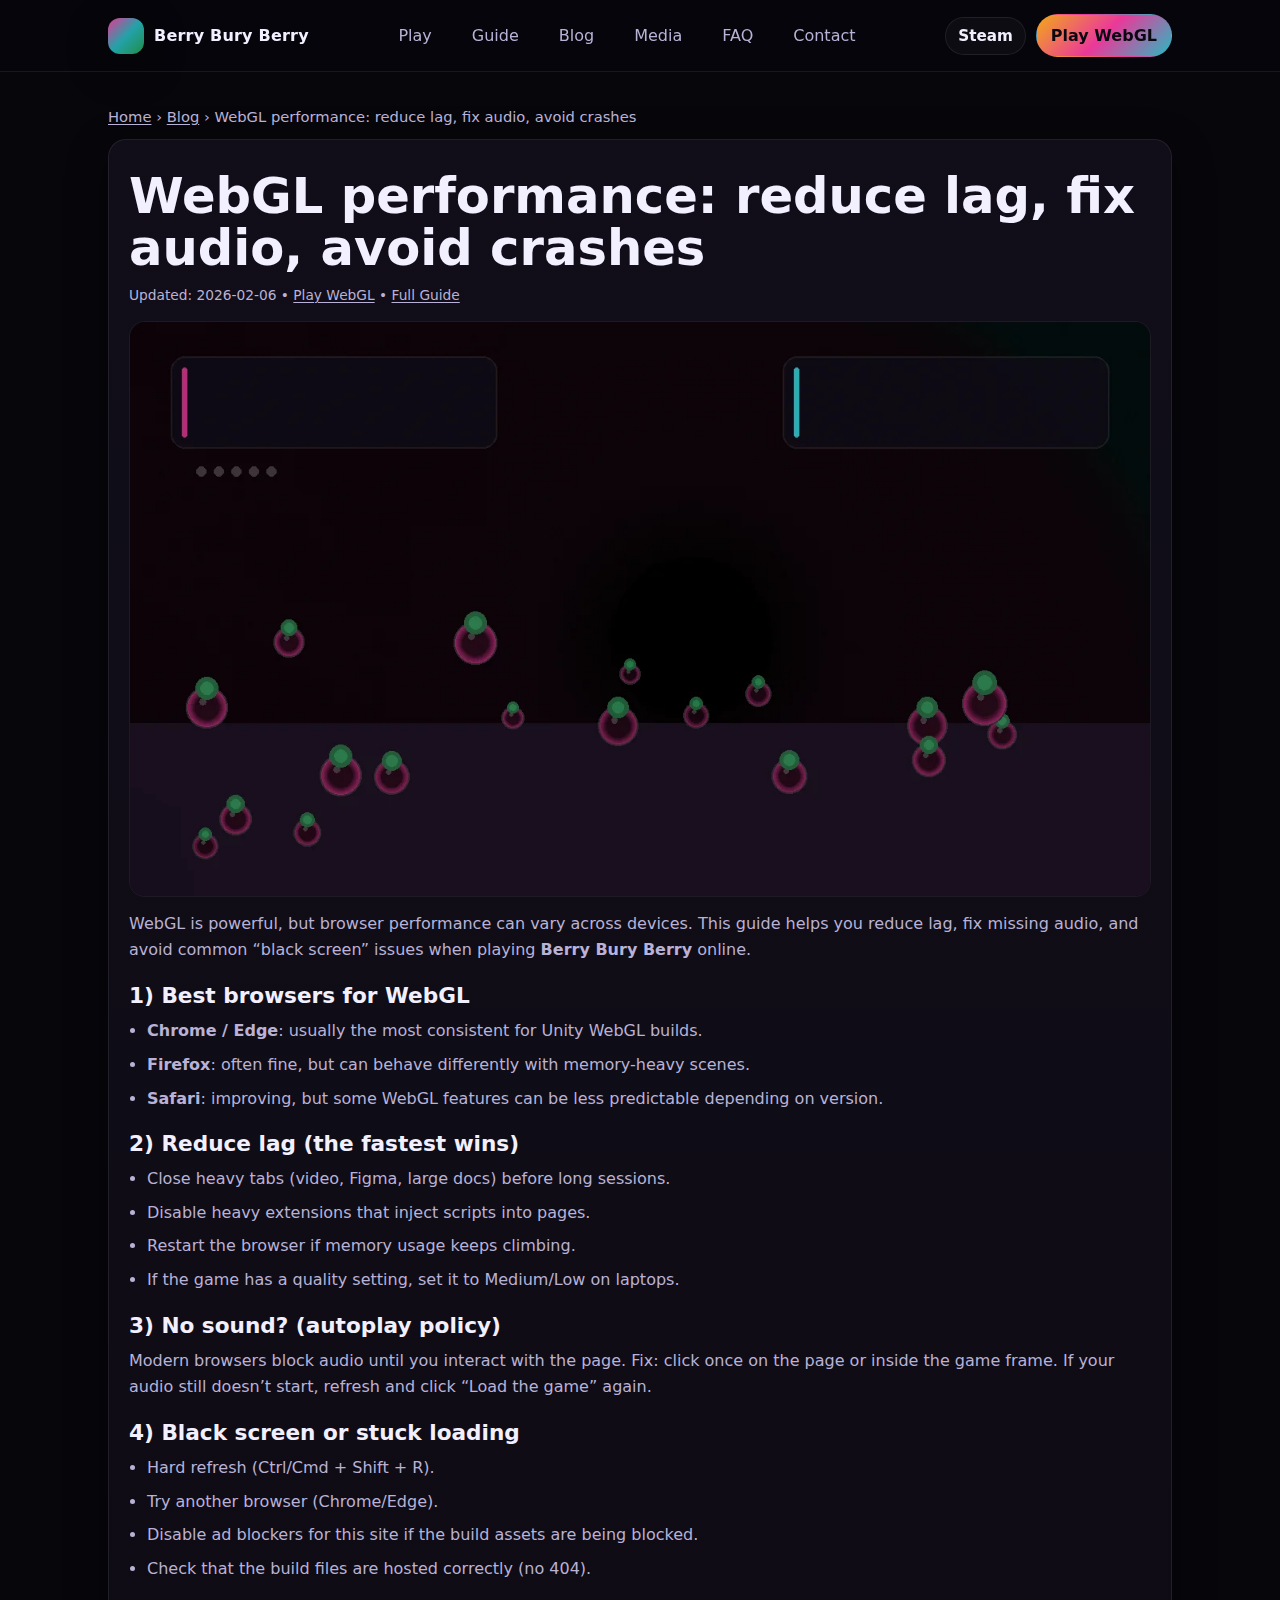
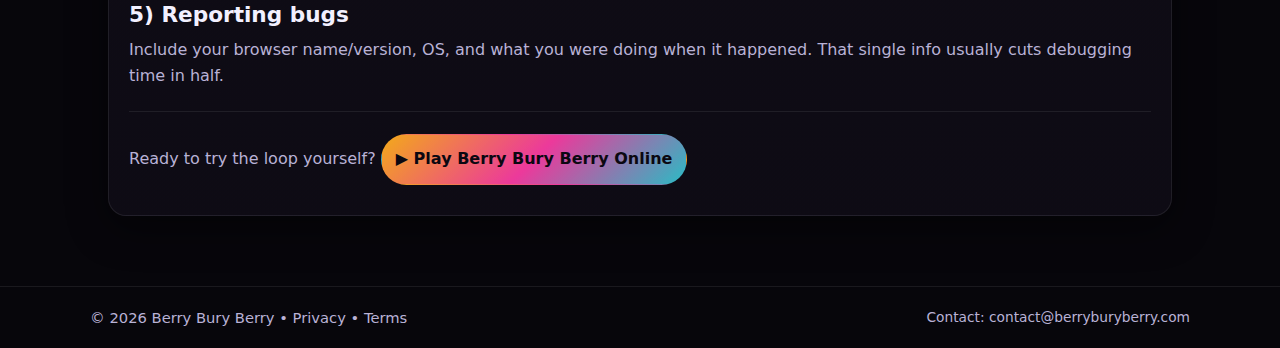
<file: blog/webgl-performance.html>
<!doctype html>
<html lang="en">
<head>
  <meta charset="utf-8">
  <meta name="viewport" content="width=device-width,initial-scale=1">
  <title>Berry Bury Berry WebGL Performance — Reduce Lag, Fix Audio, Avoid Crashes</title>
  <meta name="description" content="WebGL troubleshooting for Berry Bury Berry: reduce lag and stutter, fix missing audio, avoid black screen loading issues, and host Unity WebGL builds correctly.">
  <meta name="robots" content="index,follow">
  <link rel="canonical" href="https://berryburyberry.com/blog/webgl-performance.html">
  <link rel="icon" href="../assets/img/favicon.png">
  <link rel="stylesheet" href="../assets/css/style.css">
  <meta property="og:type" content="website">
  <meta property="og:title" content="Berry Bury Berry WebGL Performance — Reduce Lag, Fix Audio, Avoid Crashes">
  <meta property="og:description" content="WebGL troubleshooting for Berry Bury Berry: reduce lag and stutter, fix missing audio, avoid black screen loading issues, and host Unity WebGL builds correctly.">
  <meta property="og:url" content="https://berryburyberry.com/blog/webgl-performance.html">
  <meta property="og:image" content="https://berryburyberry.com/assets/img/og-cover.jpg">
  <meta name="twitter:card" content="summary_large_image">

  <script type="application/ld+json">
  {
    "@context":"https://schema.org",
    "@type":"Article",
    "headline":"WebGL performance: reduce lag, fix audio, avoid crashes",
    "datePublished":"2026-02-06",
    "dateModified":"2026-02-06",
    "author":{"@type":"Organization","name":"Berry Bury Berry"},
    "mainEntityOfPage":"https://berryburyberry.com/blog/webgl-performance.html",
    "description":"WebGL troubleshooting for Berry Bury Berry: reduce lag and stutter, fix missing audio, avoid black screen loading issues, and host Unity WebGL builds correctly."
  }
  </script>

  <!-- Google AdSense (replace ca-pub-XXXXXXXXXXXXXXXX with your Publisher ID) -->
  <!-- <script async src="https://pagead2.googlesyndication.com/pagead/js/adsbygoogle.js?client=ca-pub-XXXXXXXXXXXXXXXX"
          crossorigin="anonymous"></script> -->

</head>
<body class="ads-disabled">
  <div class="bg-vortex"></div>
  <header>
    <div class="nav">
      <a class="brand" href="../index.html"><span class="brand-badge" aria-hidden="true"></span><span>Berry Bury Berry</span></a>
      <nav class="navlinks" aria-label="Navigation">
        <a href="../play/">Play</a>
        <a href="../guide/">Guide</a>
        <a href="../blog/">Blog</a>
        <a href="../media/">Media</a>
        <a href="../faq/">FAQ</a>
        <a href="../contact/">Contact</a>
      </nav>
      <div class="cta">
        <a class="btn btn-small" href="https://store.steampowered.com/app/3370870/Berry_Bury_Berry/" rel="noopener">Steam</a>
        <a class="btn btn-primary" href="../play/">Play WebGL</a>
      </div>
      <button class="hamburger" type="button" aria-label="Open menu" data-menu-open>☰</button>
    </div>
  </header>

  <!-- Mobile menu (shown on small screens) -->
  <div class="mobile-drawer" data-mobile-drawer aria-hidden="true">
    <div class="backdrop" data-menu-close></div>
    <div class="panel" role="dialog" aria-label="Menu">
      <div class="head">
        <div class="brand"><span class="brand-badge" aria-hidden="true"></span><span>Berry Bury Berry</span></div>
        <button class="close" type="button" aria-label="Close menu" data-menu-close>✕</button>
      </div>
      <div class="menu">
        <a href="../play/">Play</a>
        <a href="../guide/">Guide</a>
        <a href="../blog/">Blog</a>
        <a href="../media/">Media</a>
        <a href="../faq/">FAQ</a>
        <a href="../contact/">Contact</a>
        <div class="row">
          <a href="https://store.steampowered.com/app/3370870/Berry_Bury_Berry/" rel="noopener">Steam</a>
          <a href="../play/">Play WebGL</a>
        </div>
      </div>
    </div>
  </div>


  <main class="container">
    <div class="breadcrumbs"><a href="../index.html">Home</a> › <a href="../blog/">Blog</a> › <span>WebGL performance: reduce lag, fix audio, avoid crashes</span></div>
    <section class="card">
      <div class="card-pad">
        <h1>WebGL performance: reduce lag, fix audio, avoid crashes</h1>
        <p class="mini">Updated: 2026-02-06 • <a href="../play/" style="text-decoration:underline; text-underline-offset:2px;">Play WebGL</a> • <a href="../guide/" style="text-decoration:underline; text-underline-offset:2px;">Full Guide</a></p>
        

<div class="gallery" style="grid-template-columns:1fr; margin: 14px 0;">
  <img src="../assets/img/screenshot-9.webp" alt="Berry Bury Berry promo screenshot 9: surreal berry garden, upgrades HUD, and the mysterious hole">
</div>

      <div class="ad-slot tile mobile-only">
        <div class="ad-label">
          <span>Advertisement</span>
          <span class="mini">Mobile Tile (300×250)</span>
        </div>
        <p class="ad-note">This square unit is optimized for mobile layouts. Enable after AdSense approval.</p>
        <div class="ad-box">Ad slot: Mobile Tile (300×250)</div>
      </div>

<p>
WebGL is powerful, but browser performance can vary across devices. This guide helps you reduce lag,
fix missing audio, and avoid common “black screen” issues when playing <strong>Berry Bury Berry</strong> online.
</p>

<h2>1) Best browsers for WebGL</h2>
      <div class="ad-slot in-article">
        <div class="ad-label">
          <span>Advertisement</span>
          <span class="mini">Article - In Content (webgl-performance.html)</span>
        </div>
        <p class="ad-note">
          Replace this placeholder with an AdSense <span class="code">&lt;ins class="adsbygoogle"&gt;</span> unit.
        </p>
        <div class="ad-box">Ad slot: Article - In Content (webgl-performance.html)</div>
        <!-- Example AdSense unit (fill in your data-ad-client / data-ad-slot)
        <ins class="adsbygoogle"
             style="display:block"
             data-ad-client="ca-pub-XXXXXXXXXXXXXXXX"
             data-ad-slot="YYYYYYYYYY"
             data-ad-format="auto"
             data-full-width-responsive="true"></ins>
        <script>(adsbygoogle = window.adsbygoogle || []).push({});</script>
        -->
      </div>

<ul class="list">
  <li><strong>Chrome / Edge</strong>: usually the most consistent for Unity WebGL builds.</li>
  <li><strong>Firefox</strong>: often fine, but can behave differently with memory-heavy scenes.</li>
  <li><strong>Safari</strong>: improving, but some WebGL features can be less predictable depending on version.</li>
</ul>

<h2>2) Reduce lag (the fastest wins)</h2>
<ul class="list">
  <li>Close heavy tabs (video, Figma, large docs) before long sessions.</li>
  <li>Disable heavy extensions that inject scripts into pages.</li>
  <li>Restart the browser if memory usage keeps climbing.</li>
  <li>If the game has a quality setting, set it to Medium/Low on laptops.</li>
</ul>

<h2>3) No sound? (autoplay policy)</h2>
<p>
Modern browsers block audio until you interact with the page. Fix: click once on the page or inside the game frame.
If your audio still doesn’t start, refresh and click “Load the game” again.
</p>

<h2>4) Black screen or stuck loading</h2>
<ul class="list">
  <li>Hard refresh (Ctrl/Cmd + Shift + R).</li>
  <li>Try another browser (Chrome/Edge).</li>
  <li>Disable ad blockers for this site if the build assets are being blocked.</li>
  <li>Check that the build files are hosted correctly (no 404).</li>
</ul>



<h2>5) Reporting bugs</h2>
<p>
Include your browser name/version, OS, and what you were doing when it happened.
That single info usually cuts debugging time in half.
</p>

        
      <div class="ad-slot compact">
        <div class="ad-label">
          <span>Advertisement</span>
          <span class="mini">Article - End (webgl-performance.html)</span>
        </div>
        <p class="ad-note">
          Replace this placeholder with an AdSense <span class="code">&lt;ins class="adsbygoogle"&gt;</span> unit.
        </p>
        <div class="ad-box">Ad slot: Article - End (webgl-performance.html)</div>
        <!-- Example AdSense unit (fill in your data-ad-client / data-ad-slot)
        <ins class="adsbygoogle"
             style="display:block"
             data-ad-client="ca-pub-XXXXXXXXXXXXXXXX"
             data-ad-slot="YYYYYYYYYY"
             data-ad-format="auto"
             data-full-width-responsive="true"></ins>
        <script>(adsbygoogle = window.adsbygoogle || []).push({});</script>
        -->
      </div>

        <hr class="sep">
        <p>
          Ready to try the loop yourself? <a class="btn btn-primary" href="../play/">▶ Play Berry Bury Berry Online</a>
        </p>
      </div>
    </section>
  </main>
  <footer class="footer">
    <div class="inner">
      <div class="small">© <span data-year></span> Berry Bury Berry • <a href="../legal/privacy.html">Privacy</a> • <a href="../legal/terms.html">Terms</a></div>
      <div class="mini">Contact: <a href="../contact/">contact@berryburyberry.com</a></div>
    </div>
  </footer>
  <script src="../assets/js/main.js"></script>

</body>
</html>
</file>
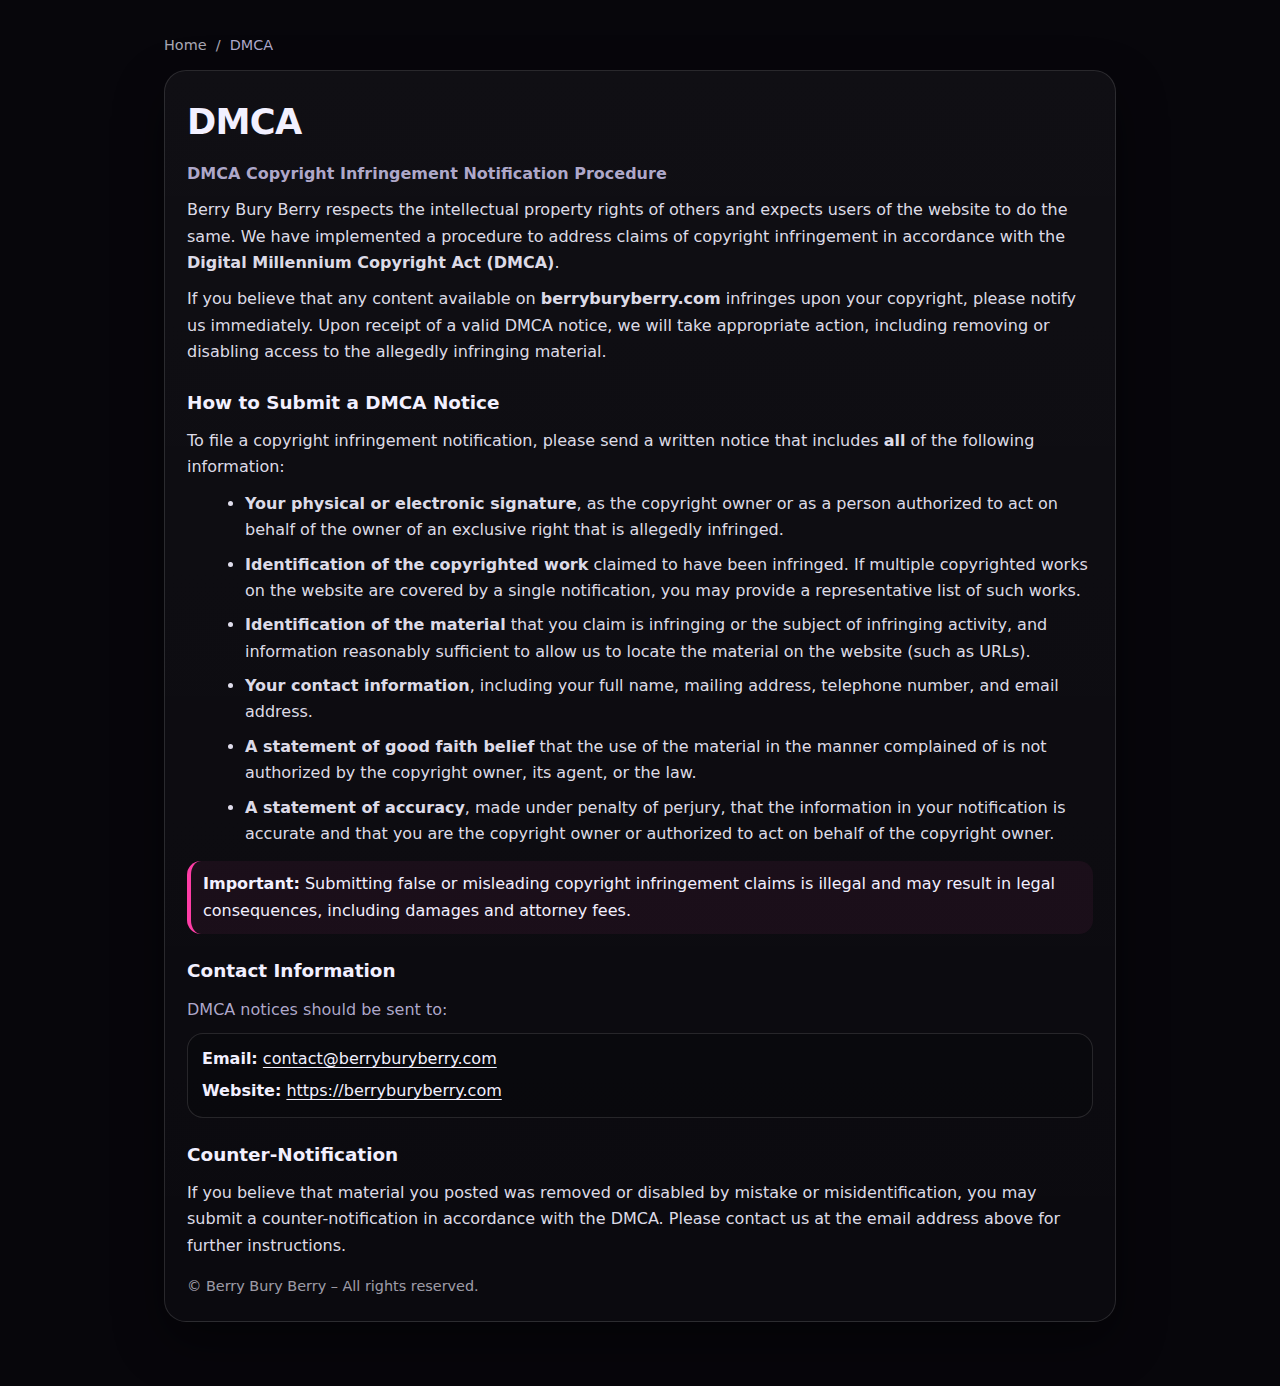
<file: DMCA/dmca.html>
<!doctype html>
<html lang="en">
<head>
  <meta charset="utf-8">
  <meta name="viewport" content="width=device-width,initial-scale=1">
  <title>DMCA Copyright Policy – Berry Bury Berry</title>
  <meta name="description" content="Berry Bury Berry DMCA policy explaining how to report copyright infringement in compliance with the Digital Millennium Copyright Act.">
  <link rel="canonical" href="https://berryburyberry.com/dmca/">

  <!-- Open Graph -->
  <meta property="og:title" content="DMCA Copyright Policy – Berry Bury Berry">
  <meta property="og:description" content="How to submit a DMCA notice or counter-notice for content on berryburyberry.com.">
  <meta property="og:type" content="article">
  <meta property="og:url" content="https://berryburyberry.com/dmca/">

  <style>
    :root{
      --bg:#07060b; --panel:#0f0c16; --text:#f2f0ff; --muted:#b9b2d6;
      --line:rgba(255,255,255,.12); --shadow: 0 20px 50px rgba(0,0,0,.45);
      --accent:#ff3da6;
    }
    *{box-sizing:border-box}
    body{margin:0; font-family: ui-sans-serif, system-ui, -apple-system, Segoe UI, Roboto, Arial; background:var(--bg); color:var(--text); line-height:1.65}
    .wrap{max-width:980px; margin:0 auto; padding:28px 14px 64px}
    .crumbs{font-size:.9rem; color:rgba(242,240,255,.7); margin:6px 0 12px}
    .crumbs a{color:inherit; text-decoration:none}
    .crumbs a:hover{text-decoration:underline; text-underline-offset:3px}
    .card{border:1px solid var(--line); background:linear-gradient(180deg, rgba(255,255,255,.04), rgba(255,255,255,.02)); border-radius:22px; box-shadow:var(--shadow)}
    .pad{padding:22px}
    h1{margin:0 0 6px; font-size:2.2rem; letter-spacing:-.02em}
    h2{margin:22px 0 8px; font-size:1.15rem}
    p{margin:10px 0; color:rgba(242,240,255,.92)}
    ul{margin:10px 0 0 18px; color:rgba(242,240,255,.92)}
    li{margin:8px 0}
    .muted{color:rgba(185,178,214,.95)}
    .notice{border-left:4px solid var(--accent); padding:10px 12px; background:rgba(255,61,166,.06); border-radius:14px; margin:14px 0}
    .contact{display:grid; gap:6px; padding:12px 14px; border:1px solid var(--line); border-radius:16px; background:rgba(0,0,0,.18)}
    .contact a{color:var(--text); text-decoration:underline; text-underline-offset:3px}
    footer{margin-top:16px; font-size:.9rem; color:rgba(242,240,255,.65)}
  </style>
</head>
<body>
  <div class="wrap">
    <div class="crumbs">
      <a href="/">Home</a> &nbsp;/&nbsp; <span class="muted">DMCA</span>
    </div>

    <div class="card">
      <div class="pad">
        <h1>DMCA</h1>
        <p class="muted"><strong>DMCA Copyright Infringement Notification Procedure</strong></p>

        <p>
          Berry Bury Berry respects the intellectual property rights of others and expects users of the website to do the same.
          We have implemented a procedure to address claims of copyright infringement in accordance with the
          <strong>Digital Millennium Copyright Act (DMCA)</strong>.
        </p>

        <p>
          If you believe that any content available on <strong>berryburyberry.com</strong> infringes upon your copyright, please notify us immediately.
          Upon receipt of a valid DMCA notice, we will take appropriate action, including removing or disabling access to the allegedly infringing material.
        </p>

        <h2>How to Submit a DMCA Notice</h2>
        <p>To file a copyright infringement notification, please send a written notice that includes <strong>all</strong> of the following information:</p>
        <ul>
          <li><strong>Your physical or electronic signature</strong>, as the copyright owner or as a person authorized to act on behalf of the owner of an exclusive right that is allegedly infringed.</li>
          <li><strong>Identification of the copyrighted work</strong> claimed to have been infringed. If multiple copyrighted works on the website are covered by a single notification, you may provide a representative list of such works.</li>
          <li><strong>Identification of the material</strong> that you claim is infringing or the subject of infringing activity, and information reasonably sufficient to allow us to locate the material on the website (such as URLs).</li>
          <li><strong>Your contact information</strong>, including your full name, mailing address, telephone number, and email address.</li>
          <li><strong>A statement of good faith belief</strong> that the use of the material in the manner complained of is not authorized by the copyright owner, its agent, or the law.</li>
          <li><strong>A statement of accuracy</strong>, made under penalty of perjury, that the information in your notification is accurate and that you are the copyright owner or authorized to act on behalf of the copyright owner.</li>
        </ul>

        <div class="notice">
          <strong>Important:</strong> Submitting false or misleading copyright infringement claims is illegal and may result in legal consequences,
          including damages and attorney fees.
        </div>

        <h2>Contact Information</h2>
        <p class="muted">DMCA notices should be sent to:</p>
        <div class="contact">
          <div><strong>Email:</strong> <a href="mailto:contact@berryburyberry.com">contact@berryburyberry.com</a></div>
          <div><strong>Website:</strong> <a href="https://berryburyberry.com">https://berryburyberry.com</a></div>
        </div>

        <h2>Counter-Notification</h2>
        <p>
          If you believe that material you posted was removed or disabled by mistake or misidentification, you may submit a counter-notification
          in accordance with the DMCA. Please contact us at the email address above for further instructions.
        </p>

        <footer>© Berry Bury Berry – All rights reserved.</footer>
      </div>
    </div>
  </div>
</body>
</html>
</file>
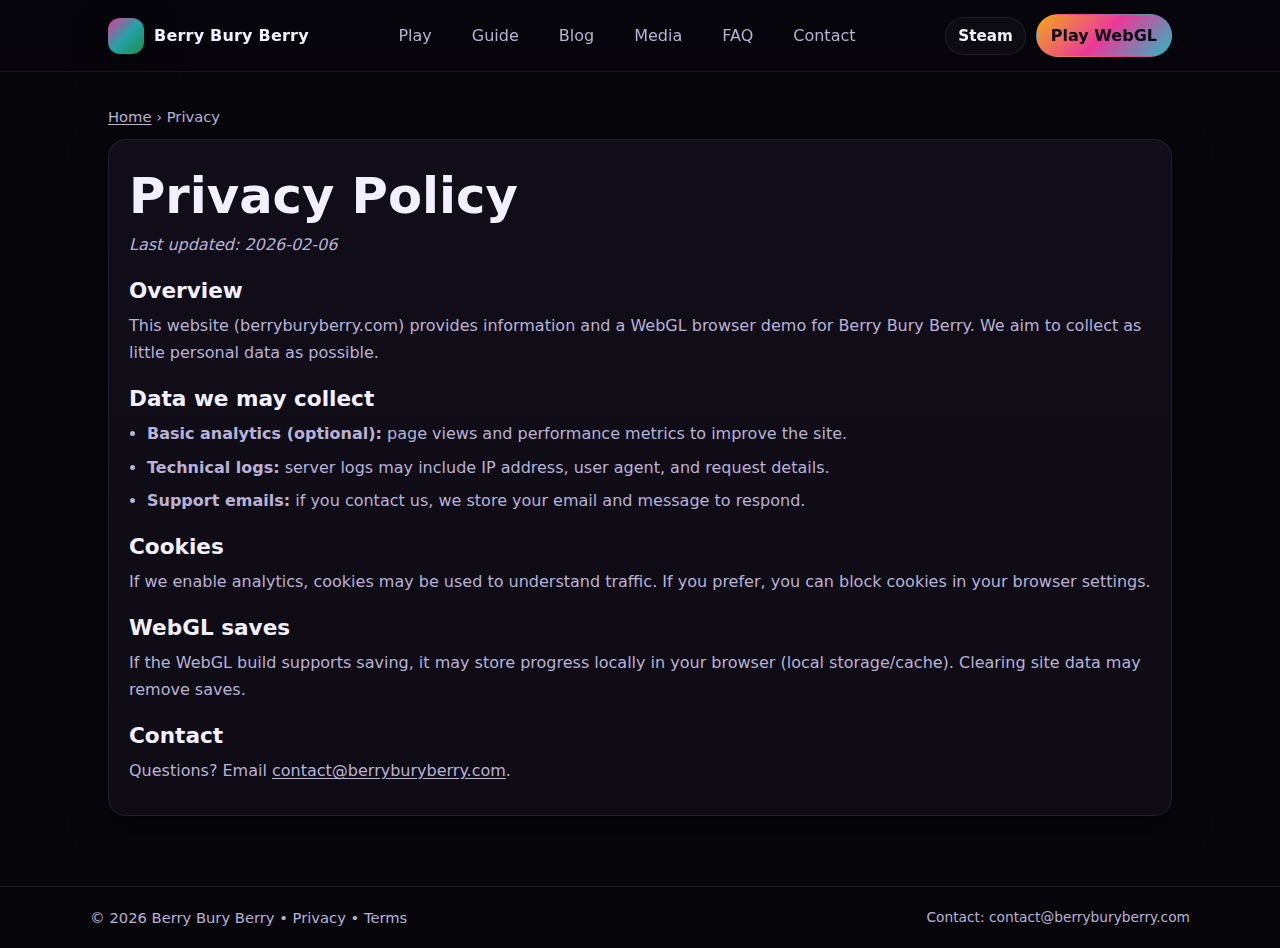
<file: legal/privacy.html>
<!doctype html>
<html lang="en">
<head>
  <meta charset="utf-8">
  <meta name="viewport" content="width=device-width,initial-scale=1">
  <title>Privacy Policy — Berry Bury Berry</title>
  <meta name="description" content="Privacy policy for Berry Bury Berry website and WebGL demo.">
  <meta name="robots" content="index,follow">
  <link rel="canonical" href="https://berryburyberry.com/legal/privacy.html">
  <link rel="icon" href="../assets/img/favicon.png">
  <link rel="stylesheet" href="../assets/css/style.css">
  <meta property="og:type" content="website">
  <meta property="og:title" content="Privacy Policy — Berry Bury Berry">
  <meta property="og:description" content="Privacy policy for Berry Bury Berry website and WebGL demo.">
  <meta property="og:url" content="https://berryburyberry.com/legal/privacy.html">
  <meta property="og:image" content="https://berryburyberry.com/assets/img/og-cover.jpg">
  <meta name="twitter:card" content="summary_large_image">

</head>
<body>
  <div class="bg-vortex"></div>
  <header>
    <div class="nav">
      <a class="brand" href="../index.html"><span class="brand-badge" aria-hidden="true"></span><span>Berry Bury Berry</span></a>
      <nav class="navlinks" aria-label="Navigation">
        <a href="../play/">Play</a>
        <a href="../guide/">Guide</a>
        <a href="../blog/">Blog</a>
        <a href="../media/">Media</a>
        <a href="../faq/">FAQ</a>
        <a href="../contact/">Contact</a>
      </nav>
      <div class="cta">
        <a class="btn btn-small" href="https://store.steampowered.com/app/3370870/Berry_Bury_Berry/" rel="noopener">Steam</a>
        <a class="btn btn-primary" href="../play/">Play WebGL</a>
      </div>
    </div>
  </header>

  <main class="container">
    <div class="breadcrumbs"><a href="../index.html">Home</a> › <span>Privacy</span></div>
    <section class="card">
      <div class="card-pad">
        <h1>Privacy Policy</h1>
        <p><em>Last updated: 2026-02-06</em></p>

        <h2>Overview</h2>
        <p>
          This website (berryburyberry.com) provides information and a WebGL browser demo for Berry Bury Berry.
          We aim to collect as little personal data as possible.
        </p>

        <h2>Data we may collect</h2>
        <ul class="list">
          <li><strong>Basic analytics (optional):</strong> page views and performance metrics to improve the site.</li>
          <li><strong>Technical logs:</strong> server logs may include IP address, user agent, and request details.</li>
          <li><strong>Support emails:</strong> if you contact us, we store your email and message to respond.</li>
        </ul>

        <h2>Cookies</h2>
        <p>
          If we enable analytics, cookies may be used to understand traffic. If you prefer, you can block cookies in your browser settings.
        </p>

        <h2>WebGL saves</h2>
        <p>
          If the WebGL build supports saving, it may store progress locally in your browser (local storage/cache). Clearing site data may remove saves.
        </p>

        <h2>Contact</h2>
        <p>Questions? Email <a href="mailto:contact@berryburyberry.com" style="text-decoration:underline; text-underline-offset:2px;">contact@berryburyberry.com</a>.</p>
      </div>
    </section>
  </main>
  <footer class="footer">
    <div class="inner">
      <div class="small">© <span data-year></span> Berry Bury Berry • <a href="../legal/privacy.html">Privacy</a> • <a href="../legal/terms.html">Terms</a></div>
      <div class="mini">Contact: <a href="../contact/">contact@berryburyberry.com</a></div>
    </div>
  </footer>
  <script src="../assets/js/main.js"></script>

</body>
</html>
</file>
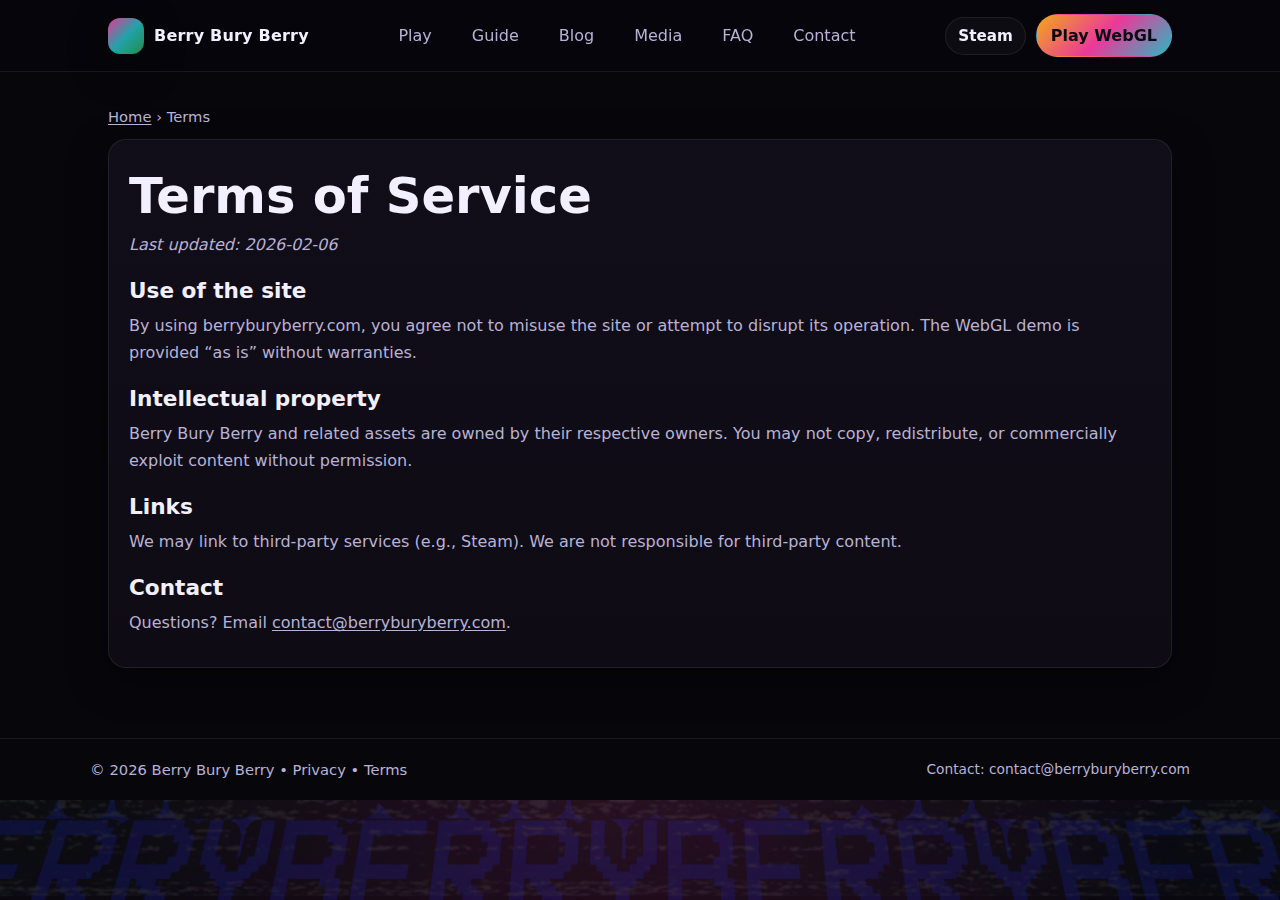
<file: legal/terms.html>
<!doctype html>
<html lang="en">
<head>
  <meta charset="utf-8">
  <meta name="viewport" content="width=device-width,initial-scale=1">
  <title>Terms of Service — Berry Bury Berry</title>
  <meta name="description" content="Terms of service for Berry Bury Berry website and WebGL demo.">
  <meta name="robots" content="index,follow">
  <link rel="canonical" href="https://berryburyberry.com/legal/terms.html">
  <link rel="icon" href="../assets/img/favicon.png">
  <link rel="stylesheet" href="../assets/css/style.css">
  <meta property="og:type" content="website">
  <meta property="og:title" content="Terms of Service — Berry Bury Berry">
  <meta property="og:description" content="Terms of service for Berry Bury Berry website and WebGL demo.">
  <meta property="og:url" content="https://berryburyberry.com/legal/terms.html">
  <meta property="og:image" content="https://berryburyberry.com/assets/img/og-cover.jpg">
  <meta name="twitter:card" content="summary_large_image">

</head>
<body>
  <div class="bg-vortex"></div>
  <header>
    <div class="nav">
      <a class="brand" href="../index.html"><span class="brand-badge" aria-hidden="true"></span><span>Berry Bury Berry</span></a>
      <nav class="navlinks" aria-label="Navigation">
        <a href="../play/">Play</a>
        <a href="../guide/">Guide</a>
        <a href="../blog/">Blog</a>
        <a href="../media/">Media</a>
        <a href="../faq/">FAQ</a>
        <a href="../contact/">Contact</a>
      </nav>
      <div class="cta">
        <a class="btn btn-small" href="https://store.steampowered.com/app/3370870/Berry_Bury_Berry/" rel="noopener">Steam</a>
        <a class="btn btn-primary" href="../play/">Play WebGL</a>
      </div>
    </div>
  </header>

  <main class="container">
    <div class="breadcrumbs"><a href="../index.html">Home</a> › <span>Terms</span></div>
    <section class="card">
      <div class="card-pad">
        <h1>Terms of Service</h1>
        <p><em>Last updated: 2026-02-06</em></p>

        <h2>Use of the site</h2>
        <p>
          By using berryburyberry.com, you agree not to misuse the site or attempt to disrupt its operation.
          The WebGL demo is provided “as is” without warranties.
        </p>

        <h2>Intellectual property</h2>
        <p>
          Berry Bury Berry and related assets are owned by their respective owners. You may not copy, redistribute,
          or commercially exploit content without permission.
        </p>

        <h2>Links</h2>
        <p>We may link to third-party services (e.g., Steam). We are not responsible for third-party content.</p>

        <h2>Contact</h2>
        <p>Questions? Email <a href="mailto:contact@berryburyberry.com" style="text-decoration:underline; text-underline-offset:2px;">contact@berryburyberry.com</a>.</p>
      </div>
    </section>
  </main>
  <footer class="footer">
    <div class="inner">
      <div class="small">© <span data-year></span> Berry Bury Berry • <a href="../legal/privacy.html">Privacy</a> • <a href="../legal/terms.html">Terms</a></div>
      <div class="mini">Contact: <a href="../contact/">contact@berryburyberry.com</a></div>
    </div>
  </footer>
  <script src="../assets/js/main.js"></script>

</body>
</html>
</file>
<file: assets/css/style.css>
:root{
  --bg:#07060b;
  --panel:#0f0c16;
  --panel2:#120f1b;
  --text:#f2f0ff;
  --muted:#b9b2d6;
  --accent:#ff3da6;   /* berry pink */
  --accent2:#34f6ff;  /* icy cyan */
  --line:rgba(255,255,255,.08);
  --shadow: 0 12px 40px rgba(0,0,0,.45);
  --radius:18px;
  --max:1100px;
  --accent3:#34ff7a;  /* garden green */
  --accent4:#ffb21a;  /* sunny orange */
}

*{ box-sizing:border-box; }
html,body{ margin:0; padding:0; background:var(--bg); color:var(--text); font-family: ui-sans-serif, system-ui, -apple-system, Segoe UI, Roboto, Arial; }
a{ color:inherit; text-decoration:none; }
img{ max-width:100%; display:block; }

.bg-vortex{
  position:fixed; inset:0; z-index:-2;
  background:
    radial-gradient(800px 500px at 20% 10%, rgba(255,61,166,.16), transparent 60%),
    radial-gradient(900px 650px at 80% 20%, rgba(52,246,255,.10), transparent 55%),
    radial-gradient(900px 900px at 50% 80%, rgba(255,61,166,.10), transparent 60%),
    radial-gradient(circle at 50% 50%, rgba(255,255,255,.06), transparent 55%),
    #07060b;
  filter:saturate(1.05);
}
.bg-vortex::before{
  content:"";
  position:absolute; inset:0;
  background: url('../img/steam-bg.jpg') center/cover no-repeat;
  opacity:.16;
  filter: saturate(1.2) contrast(1.05);
  mix-blend-mode: screen;
}
.bg-vortex::after{
  content:"";
  position:absolute; inset:-40%;
  background:
    conic-gradient(from 180deg,
      rgba(255,61,166,.12),
      rgba(52,246,255,.08),
      rgba(255,61,166,.10),
      rgba(52,246,255,.06),
      rgba(255,61,166,.12));
  opacity:.25;
  filter: blur(18px);
  transform: rotate(8deg);
}

header{
  position:sticky; top:0; z-index:50;
  background: rgba(7,6,11,.72);
  backdrop-filter: blur(10px);
  border-bottom:1px solid var(--line);
}
.nav{
  max-width:var(--max);
  margin:0 auto;
  padding:14px 18px;
  display:flex;
  align-items:center;
  justify-content:space-between;
  gap:12px;
}
.brand{
  display:flex; align-items:center; gap:10px;
  font-weight:800; letter-spacing:.2px;
}
.brand-badge{
  width:36px; height:36px; border-radius:12px;
  background: linear-gradient(135deg, rgba(255,61,166,.90), rgba(52,246,255,.65), rgba(52,255,122,.55));
  box-shadow: var(--shadow);
}
.navlinks{ display:flex; gap:14px; flex-wrap:wrap; }
.navlinks a{
  padding:9px 12px; border-radius:999px;
  border:1px solid transparent;
  color:var(--muted);
}
.navlinks a:hover{
  border-color:var(--line);
  color:var(--text);
  background: rgba(255,255,255,.03);
}
.cta{
  display:flex; gap:10px; align-items:center;
}
.btn{
  display:inline-flex; align-items:center; justify-content:center;
  gap:8px;
  padding:11px 14px;
  border-radius:999px;
  border:1px solid var(--line);
  background: rgba(255,255,255,.03);
  color:var(--text);
  font-weight:700;
  cursor:pointer;
  transition: transform .08s ease, background .2s ease, border-color .2s ease;
}
.btn:hover{ background: rgba(255,255,255,.06); border-color: rgba(255,255,255,.14); }
.btn:active{ transform: translateY(1px); }
.btn-primary{
  border-color: transparent;
  background: linear-gradient(135deg, rgba(255,178,26,.95), rgba(255,61,166,.92), rgba(52,246,255,.75));
  color:#0b0811;
}
.btn-primary:hover{ filter: brightness(1.05); }
.btn-small{ padding:9px 12px; font-size:.95rem; }

.container{ max-width:var(--max); margin:0 auto; padding: 26px 18px 70px; }

.hero{
  display:grid;
  grid-template-columns: 1.1fr .9fr;
  gap:18px;
  align-items:stretch;
  margin-top:10px;
}
@media (max-width:900px){ .hero{ grid-template-columns:1fr; } }

.card{
  background: linear-gradient(180deg, rgba(18,15,27,.92), rgba(15,12,22,.92));
  border:1px solid var(--line);
  border-radius: var(--radius);
  box-shadow: var(--shadow);
  overflow:hidden;
}
.card-pad{ padding: 20px; }

.kicker{
  color: var(--accent4);
  font-weight:800;
  letter-spacing:.12em;
  font-size:.78rem;
  text-transform:uppercase;
}
h1{ margin:10px 0 10px; font-size: clamp(2rem, 4vw, 3.1rem); line-height:1.05; }
h2{ margin:20px 0 10px; font-size: 1.35rem; }
h3{ margin:18px 0 8px; font-size: 1.1rem; }
p{ color: var(--muted); line-height:1.65; margin: 10px 0; }

.hero-visual{
  position:relative;
  min-height: 340px;
  background:
    linear-gradient(180deg, rgba(7,6,11,.25), rgba(7,6,11,.75)),
    url('../img/steam-header.jpg') center/cover no-repeat,
    radial-gradient(200px 160px at 25% 25%, rgba(255,61,166,.20), transparent 70%),
    radial-gradient(220px 190px at 75% 30%, rgba(52,246,255,.15), transparent 70%),
    radial-gradient(320px 280px at 55% 70%, rgba(255,61,166,.14), transparent 70%),
    #0a0711;
}
.hero-visual::after{
  content:"";
  position:absolute; inset:0;
  background:
    radial-gradient(circle at 52% 56%, rgba(0,0,0,.0) 0 34%, rgba(0,0,0,.35) 38%, rgba(0,0,0,.0) 62%),
    conic-gradient(from 220deg at 52% 56%, rgba(255,61,166,.18), rgba(52,246,255,.10), rgba(255,61,166,.14));
  mix-blend-mode: screen;
  opacity:.7;
}
.hero-visual .tag{
  position:absolute; left:16px; bottom:16px;
  padding:10px 12px;
  border-radius: 14px;
  background: rgba(0,0,0,.35);
  border:1px solid var(--line);
  color: var(--text);
  font-weight:700;
}

.grid3{
  display:grid;
  grid-template-columns: repeat(3, 1fr);
  gap: 14px;
  margin-top: 14px;
}
@media (max-width:900px){ .grid3{ grid-template-columns:1fr; } }

.badge{
  display:inline-flex; align-items:center; gap:8px;
  padding:8px 10px;
  border-radius:999px;
  border:1px solid var(--line);
  background: rgba(255,255,255,.03);
  color: var(--muted);
  font-weight:700;
  font-size:.92rem;
}

hr.sep{
  border:0; height:1px; background: var(--line);
  margin: 22px 0;
}

.gallery{
  display:grid;
  grid-template-columns: repeat(3, 1fr);
  gap: 10px;
}
@media (max-width:900px){ .gallery{ grid-template-columns:1fr; } }
.gallery img{
  border-radius: 16px;
  border:1px solid var(--line);
  background:#0a0711;
}

.footer{
  border-top:1px solid var(--line);
  padding: 22px 18px;
  color: var(--muted);
}
.footer .inner{
  max-width:var(--max);
  margin:0 auto;
  display:flex;
  justify-content:space-between;
  gap:12px;
  flex-wrap:wrap;
}
.small{ font-size:.92rem; }
.mini{ font-size:.86rem; color: var(--muted); }

.breadcrumbs{
  color: var(--muted);
  font-size:.92rem;
  margin: 10px 0 14px;
}
.breadcrumbs a{ color: var(--muted); text-decoration: underline; text-underline-offset: 2px; }

.list{
  margin: 0; padding-left: 18px;
  color: var(--muted);
}
.list li{ margin: 8px 0; line-height:1.6; }

.notice{
  border:1px solid var(--line);
  background: rgba(255,255,255,.03);
  border-radius: 16px;
  padding: 14px;
  color: var(--muted);
}

.playframe{
  width:100%;
  height: 72vh;
  min-height: 520px;
  border:1px solid var(--line);
  border-radius: 18px;
  background:#05040a;
}

.code{
  font-family: ui-monospace, SFMono-Regular, Menlo, Monaco, Consolas, "Liberation Mono", "Courier New", monospace;
  font-size:.94rem;
  background: rgba(255,255,255,.04);
  border:1px solid var(--line);
  border-radius: 12px;
  padding: 10px 12px;
  overflow:auto;
}


.figure{ margin:14px 0 18px; }
.figure img{ width:100%; border-radius: calc(var(--radius) - 6px); border:1px solid var(--line); box-shadow: var(--shadow); }
.figure figcaption{ margin-top:8px; color: var(--muted); font-size:.95rem; }

/* --- AdSense Slots (placeholders) --- */
.ad-slot{
  border:1px dashed rgba(255,255,255,.18);
  background: rgba(255,255,255,.02);
  border-radius: 16px;
  padding: 10px;
  margin: 14px 0;
}
.ad-slot .ad-label{
  display:flex;
  align-items:center;
  justify-content:space-between;
  gap:10px;
  font-size:.82rem;
  color: rgba(242,240,255,.7);
  margin-bottom:8px;
}
.ad-slot .ad-note{
  color: rgba(185,178,214,.9);
  font-size:.9rem;
  line-height:1.5;
  margin: 0 0 8px;
}
.ad-slot .ad-box{
  width:100%;
  min-height: 120px;
  border-radius: 14px;
  background:
    radial-gradient(180px 120px at 25% 30%, rgba(255,61,166,.10), transparent 60%),
    radial-gradient(220px 140px at 80% 25%, rgba(52,246,255,.08), transparent 60%),
    rgba(0,0,0,.15);
  border:1px solid rgba(255,255,255,.08);
  display:flex;
  align-items:center;
  justify-content:center;
  color: rgba(185,178,214,.85);
  font-weight:700;
}
.ad-slot.compact .ad-box{ min-height: 90px; }
.ad-slot.leaderboard .ad-box{ min-height: 110px; }
.ad-slot.in-article{ margin: 18px 0; }

/* --- Mobile nav + layout improvements --- */
.hamburger{
  display:none;
  width:42px; height:42px;
  border-radius: 14px;
  border:1px solid var(--line);
  background: rgba(255,255,255,.03);
  color: var(--text);
  cursor:pointer;
  align-items:center;
  justify-content:center;
  font-size: 20px;
}
.hamburger:active{ transform: translateY(1px); }

.mobile-drawer{
  position: fixed;
  inset: 0;
  z-index: 999;
  display: none;
}
.mobile-drawer[aria-hidden="false"]{ display:block; }
.mobile-drawer .backdrop{
  position:absolute; inset:0;
  background: rgba(0,0,0,.55);
  backdrop-filter: blur(6px);
}
.mobile-drawer .panel{
  position:absolute;
  top: 10px; right: 10px; left: 10px;
  border-radius: 22px;
  border:1px solid var(--line);
  background: linear-gradient(180deg, rgba(18,15,27,.96), rgba(15,12,22,.96));
  box-shadow: var(--shadow);
  overflow:hidden;
}
.mobile-drawer .panel .head{
  display:flex; align-items:center; justify-content:space-between;
  padding: 14px 14px;
  border-bottom:1px solid var(--line);
}
.mobile-drawer .panel .menu{
  padding: 12px 14px 14px;
  display:grid;
  gap:10px;
}
.mobile-drawer .panel .menu a{
  padding: 12px 12px;
  border-radius: 14px;
  border:1px solid var(--line);
  background: rgba(255,255,255,.03);
  color: var(--text);
  font-weight: 700;
}
.mobile-drawer .panel .menu a:hover{ background: rgba(255,255,255,.06); }
.mobile-drawer .panel .menu .row{
  display:flex; gap:10px;
}
.mobile-drawer .panel .menu .row a{ flex:1; text-align:center; }
.mobile-drawer .panel .close{
  width:40px; height:40px;
  border-radius: 14px;
  border:1px solid var(--line);
  background: rgba(255,255,255,.03);
  color: var(--text);
  cursor:pointer;
  font-size: 18px;
}

@media (max-width: 900px){
  .nav{ padding: 12px 12px; }
  .navlinks{ display:none; }
  .hamburger{ display:inline-flex; }
  .cta{ gap:8px; }
  .btn{ padding: 10px 12px; }
  .btn-small{ padding: 9px 10px; }
  .brand-badge{ width:34px; height:34px; border-radius:12px; }
  .container{ padding: 18px 12px 56px; }
  .card-pad{ padding: 16px; }
  .hero{ gap: 12px; }
  .hero-visual{ min-height: 220px; }
  .grid3{ gap: 12px; }
  .gallery{ gap: 10px; }
  .playframe{ height: 68vh; min-height: 520px; border-radius: 16px; }
}

/* Mobile-only square ad tile (e.g., 300x250) */
.ad-slot.tile .ad-box{ min-height: 250px; }
.mobile-only{ display:none; }
@media (max-width: 600px){
  .mobile-only{ display:block; }
}
@media (min-width: 601px){
  .mobile-only{ display:none; }
}


/* ===== ADS OFF (until AdSense approval) ===== */
body.ads-disabled .ad-slot{
  display: none !important;
}

/* ===== MOBILE ADS: only show 300x250 tile when ads are enabled ===== */
@media (max-width: 600px){
  body:not(.ads-disabled) .ad-slot{ display:none !important; }
  body:not(.ads-disabled) .ad-slot.tile.mobile-only{ display:block !important; }
}
</file>
